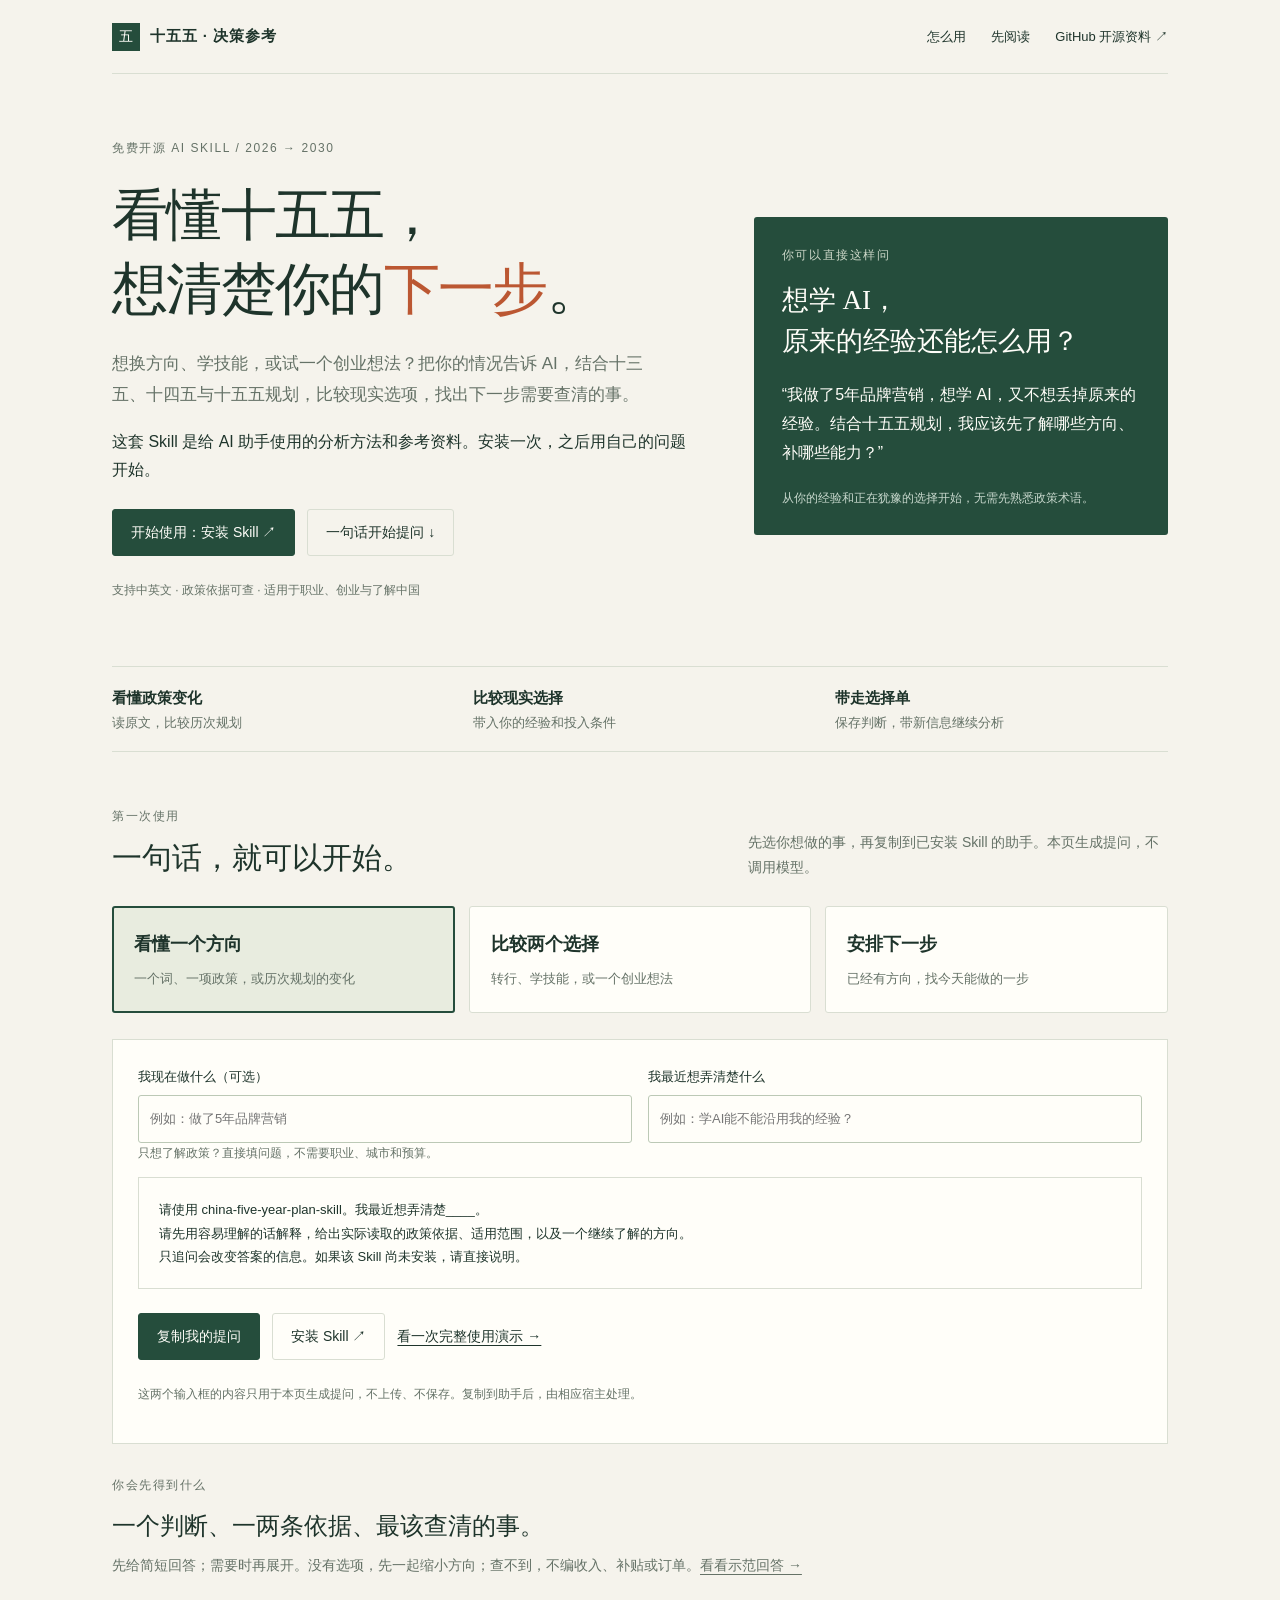
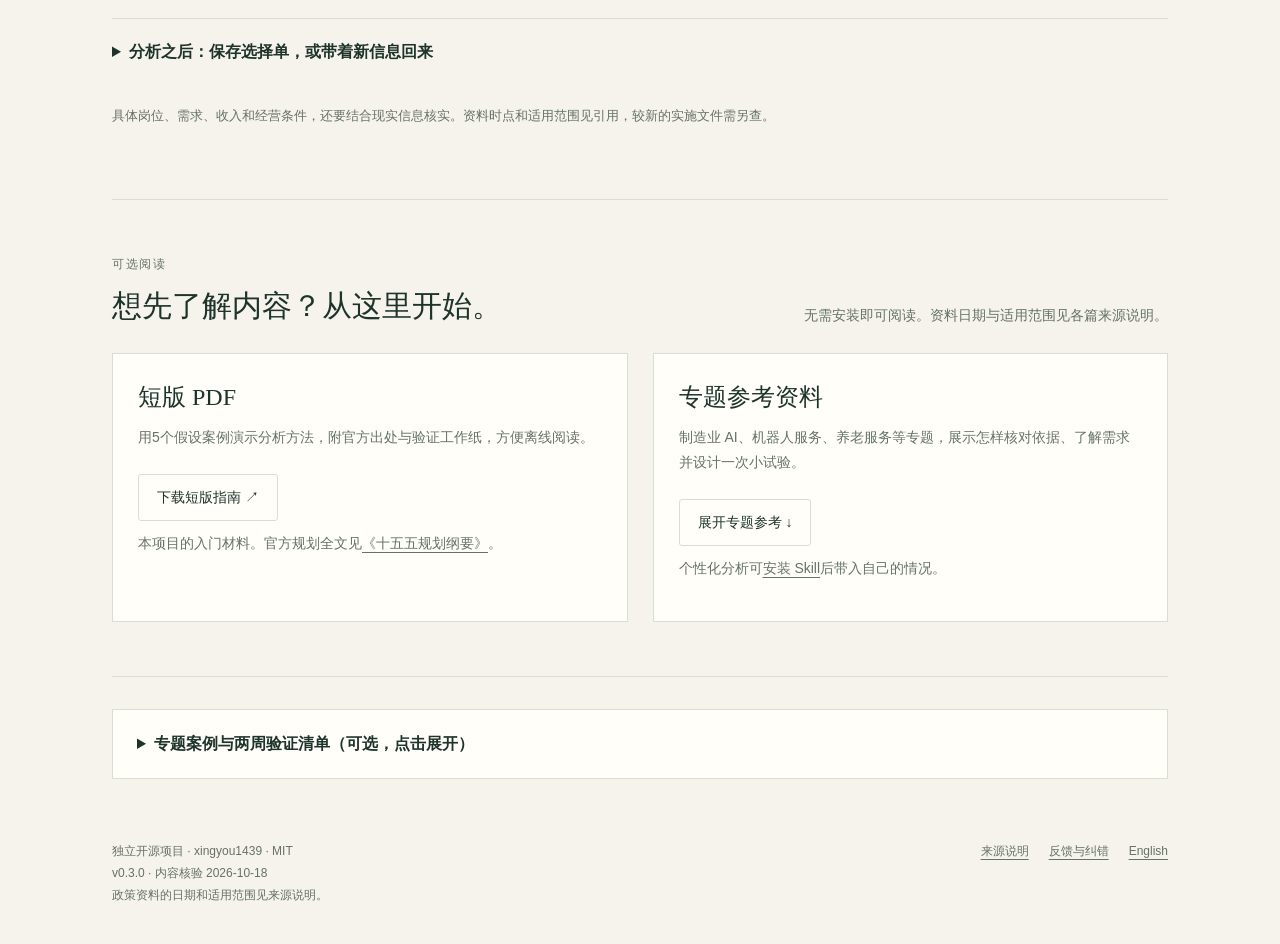
<file: site/index.html>
<!doctype html>
<html lang="zh-CN"><head><meta charset="utf-8"><meta name="viewport" content="width=device-width, initial-scale=1"><title>十五五规划解读与职业创业选择｜未来五年机会与避坑指南</title><meta name="description" content="免费的双语 AI Skill，结合十三五、十四五与十五五规划，分析职业、技能学习、创业和项目选择。带入自己的情况提问，获得有政策出处的判断与下一步建议；也可先阅读案例和短版 PDF。"><meta name="theme-color" content="#254d3c"><link rel="canonical" href="https://xingyou1439.github.io/china-five-year-plan-skill/"><meta property="og:title" content="十五五规划解读与职业创业选择｜未来五年机会与避坑指南"><meta property="og:description" content="免费的双语 AI Skill，结合十三五、十四五与十五五规划，分析职业、技能学习、创业和项目选择。带入自己的情况提问，获得有政策出处的判断与下一步建议；也可先阅读案例和短版 PDF。"><meta property="og:type" content="article"><meta property="og:url" content="https://xingyou1439.github.io/china-five-year-plan-skill/"><meta property="og:locale" content="zh_CN"><link rel="stylesheet" href="style.css"></head>
<body><div class="wrap"><header class="topbar"><a class="brand" href="https://xingyou1439.github.io/china-five-year-plan-skill/"><span class="mark">五</span>十五五 · 决策参考</a><nav class="nav" aria-label="主导航"><a href="https://xingyou1439.github.io/china-five-year-plan-skill/#start">怎么用</a><a href="https://xingyou1439.github.io/china-five-year-plan-skill/#downloads">先阅读</a><a class="desktop" href="https://github.com/xingyou1439/china-five-year-plan-skill" target="_blank" rel="noopener">GitHub 开源资料 ↗</a></nav></header></div><main class="wrap">
<div class="hero"><div><div class="eyebrow">免费开源 AI Skill / 2026 → 2030</div><h1>看懂十五五，<br>想清楚你的<em>下一步</em>。</h1><p class="intro">想换方向、学技能，或试一个创业想法？把你的情况告诉 AI，结合十三五、十四五与十五五规划，比较现实选项，找出下一步需要查清的事。</p><p>这套 Skill 是给 AI 助手使用的分析方法和参考资料。安装一次，之后用自己的问题开始。</p><div class="actions"><a class="btn" href="https://github.com/xingyou1439/china-five-year-plan-skill#安装与使用">开始使用：安装 Skill ↗</a><a class="btn secondary" href="#start">一句话开始提问 ↓</a></div><p class="tiny">支持中英文 · 政策依据可查 · 适用于职业、创业与了解中国</p></div>
<aside class="diagram"><div class="eyebrow">你可以直接这样问</div><h2>想学 AI，<br>原来的经验还能怎么用？</h2><p>“我做了5年品牌营销，想学 AI，又不想丢掉原来的经验。结合十五五规划，我应该先了解哪些方向、补哪些能力？”</p><p class="tiny">从你的经验和正在犹豫的选择开始，无需先熟悉政策术语。</p></aside></div>
<div class="rail"><div><strong>看懂政策变化</strong><span>读原文，比较历次规划</span></div><div><strong>比较现实选择</strong><span>带入你的经验和投入条件</span></div><div><strong>带走选择单</strong><span>保存判断，带新信息继续分析</span></div></div>
<section id="start"><div class="section-head"><div><div class="eyebrow">第一次使用</div><h2>一句话，就可以开始。</h2></div><p>先选你想做的事，再复制到已安装 Skill 的助手。本页生成提问，不调用模型。</p></div>
<div class="intent-list" aria-label="你想做什么"><button class="intent" data-intent="understand" aria-pressed="true"><strong>看懂一个方向</strong><span>一个词、一项政策，或历次规划的变化</span></button><button class="intent" data-intent="compare" aria-pressed="false"><strong>比较两个选择</strong><span>转行、学技能，或一个创业想法</span></button><button class="intent" data-intent="act" aria-pressed="false"><strong>安排下一步</strong><span>已经有方向，找今天能做的一步</span></button></div>
<div class="composer"><div class="form-grid"><label>我现在做什么（可选）<input id="ask-context" maxlength="300" placeholder="例如：做了5年品牌营销"></label><label>我最近想弄清楚什么<input id="ask-question" maxlength="600" placeholder="例如：学AI能不能沿用我的经验？"></label></div><p class="tiny" id="intent-help" aria-live="polite">只想了解政策？直接填问题，不需要职业、城市和预算。</p>
<pre class="prompt" id="prompt-start">请使用 china-five-year-plan-skill。我最近想弄清楚____。
请先用容易理解的话解释，给出实际读取的政策依据、适用范围，以及一个继续了解的方向。
只追问会改变答案的信息。如果该 Skill 尚未安装，请直接说明。</pre><div class="actions"><button class="btn" data-prompt="start">复制我的提问</button><a class="btn secondary" href="https://github.com/xingyou1439/china-five-year-plan-skill#安装与使用">安装 Skill ↗</a><a href="first-session.html">看一次完整使用演示 →</a></div><p class="tiny">这两个输入框的内容只用于本页生成提问，不上传、不保存。复制到助手后，由相应宿主处理。</p><noscript><p>脚本未启用：直接复制上面的模板，替换空白即可。</p></noscript></div>
<div class="answer-preview"><span class="eyebrow">你会先得到什么</span><h3>一个判断、一两条依据、最该查清的事。</h3><p>先给简短回答；需要时再展开。没有选项，先一起缩小方向；查不到，不编收入、补贴或订单。<a href="first-session.html#step-3">看看示范回答 →</a></p></div>
<details class="takeaway"><summary>分析之后：保存选择单，或带着新信息回来</summary><p>在助手里发送下面任一句。完整选择单留作私人记录；需要截图分享时，再请助手精简并自行复核。</p><pre class="prompt" id="prompt-note">请把刚才的分析整理成“我的职业与创业选择单”：选项、当前判断、带日期的政策依据、最大未知、找谁问什么、今天的一步、复盘与停止条件。未知写明，不补造信息。请提供可复制文本；可以写文件时，经我指定位置再保存。</pre><button class="btn secondary" data-prompt="note">复制：保存选择单</button><pre class="prompt" id="prompt-share">请把刚才的选择单精简为适合截图的分享版，删去个人条件与商业细节，保留判断、来源日期、关键不确定性、一个可执行动作和项目入口。我会复核后决定是否分享；请不要替我发布。</pre><button class="btn secondary" data-prompt="share">复制：生成分享版</button><pre class="prompt" id="prompt-return">请使用 china-five-year-plan-skill。这是上次的选择单：____。新了解到____，来源和时间是____。请说明哪些判断要改、哪些仍成立，更新下一步。如果未找到该 Skill，请直接说明。</pre><button class="btn secondary" data-prompt="return">复制：带新信息复盘</button></details>
<p class="boundary">具体岗位、需求、收入和经营条件，还要结合现实信息核实。资料时点和适用范围见引用，较新的实施文件需另查。</p></section>
<section id="downloads"><div class="section-head"><div><div class="eyebrow">可选阅读</div><h2>想先了解内容？从这里开始。</h2></div><p>无需安装即可阅读。资料日期与适用范围见各篇来源说明。</p></div><div class="download-row"><div class="download-block"><h3>短版 PDF</h3><p>用5个假设案例演示分析方法，附官方出处与验证工作纸，方便离线阅读。</p><a class="btn secondary" href="https://github.com/xingyou1439/china-five-year-plan-skill/releases/download/v0.3.0/five-year-guide-v0.3.0.pdf">下载短版指南 ↗</a><p class="tiny">本项目的入门材料。官方规划全文见<a href="https://www.bjrd.gov.cn/zyfb/zt/14jqgrd04chybjdbthdztbd/wjbg/202603/t20260314_4557219.html">《十五五规划纲要》</a>。</p></div><div class="download-block"><h3>专题参考资料</h3><p>制造业 AI、机器人服务、养老服务等专题，展示怎样核对依据、了解需求并设计一次小试验。</p><a class="btn secondary" href="#cases">展开专题参考 ↓</a><p class="tiny">个性化分析可<a href="https://github.com/xingyou1439/china-five-year-plan-skill#安装与使用">安装 Skill</a>后带入自己的情况。</p></div></div></section>
<details id="cases" class="case-library"><summary>专题案例与两周验证清单（可选，点击展开）</summary>
<section><div class="section-head"><div><div class="eyebrow">专题参考 / 可选</div><h2>看看分析方法怎样用于具体问题。</h2></div><p>以下均为构造场景。政策引文已与所用文本核对；客户、付款与个人适配需要继续验证。</p></div><div class="filters" aria-label="按已有能力筛选"><button class="filter" data-filter="全部" aria-pressed="true">全部</button><button class="filter" data-filter="准备创业" aria-pressed="false">准备创业</button><button class="filter" data-filter="培训与咨询" aria-pressed="false">培训与咨询</button><button class="filter" data-filter="技术与交付" aria-pressed="false">技术与交付</button><button class="filter" data-filter="行业从业者" aria-pressed="false">行业从业者</button></div><p id="result-count" class="tiny" aria-live="polite">显示全部5个案例</p><div class="card-grid"><article class="teaser" data-audience="培训与咨询|技术与交付" id="case-01"><div class="card-meta"><span class="num">01</span><span>AI服务 · 构造场景</span></div><h3><a href="cards/manufacturing-ai.html" style="text-decoration:none">给制造企业做 AI，先培训、实施，还是做软件？</a></h3><p>先找一项反复发生的业务任务，再决定交付形式。</p><div class="teaser-bottom"><a href="cards/manufacturing-ai.html">看依据与两周动作 →</a><button class="bookmark" data-save="01" aria-pressed="false">加入清单 ＋</button></div></article><article class="teaser" data-audience="技术与交付|行业从业者" id="case-02"><div class="card-meta"><span class="num">02</span><span>机器人 · 构造场景</span></div><h3><a href="cards/robotics-services.html" style="text-decoration:none">不会造机器人，小团队能参与哪一段？</a></h3><p>从用户现场的一项任务入手，寻找已有交付链条中的缺口。</p><div class="teaser-bottom"><a href="cards/robotics-services.html">看依据与两周动作 →</a><button class="bookmark" data-save="02" aria-pressed="false">加入清单 ＋</button></div></article><article class="teaser" data-audience="行业从业者|培训与咨询" id="case-03"><div class="card-meta"><span class="num">03</span><span>养老服务 · 构造场景</span></div><h3><a href="cards/eldercare-payer.html" style="text-decoration:none">想做养老业务，老人、子女、机构，谁会付钱？</a></h3><p>把使用者、决策者、付款者和结算者分开写。</p><div class="teaser-bottom"><a href="cards/eldercare-payer.html">看依据与两周动作 →</a><button class="bookmark" data-save="03" aria-pressed="false">加入清单 ＋</button></div></article><article class="teaser" data-audience="准备创业|行业从业者|技术与交付|培训与咨询" id="case-04"><div class="card-meta"><span class="num">04</span><span>选方向 · 构造场景</span></div><h3><a href="cards/policy-to-order.html" style="text-decoration:none">国家支持的行业，为什么你仍然接不到订单？</a></h3><p>方向之后，还有项目、采购、角色与交付条件。</p><div class="teaser-bottom"><a href="cards/policy-to-order.html">看依据与两周动作 →</a><button class="bookmark" data-save="04" aria-pressed="false">加入清单 ＋</button></div></article><article class="teaser" data-audience="培训与咨询|准备创业|行业从业者" id="case-05"><div class="card-meta"><span class="num">05</span><span>技能迁移 · 构造场景</span></div><h3><a href="cards/skills-transfer.html" style="text-decoration:none">已有营销、设计或培训经验，怎样参与新方向？</a></h3><p>先换一个客户任务，做出样本，再决定是否彻底转行。</p><div class="teaser-bottom"><a href="cards/skills-transfer.html">看依据与两周动作 →</a><button class="bookmark" data-save="05" aria-pressed="false">加入清单 ＋</button></div></article></div></section>
<section id="plan"><div class="plan"><div class="plan-head"><div><div class="eyebrow">把阅读变成行动</div><h2>我的两周验证清单</h2></div><span class="tiny">保存在当前浏览器，可下载留存</span></div><p id="plan-empty">从上方选择一张卡，先验证一个问题。这里的记录不会上传到服务器。</p><ul class="selected-list" id="selected-list"></ul><div class="form-grid"><label>我的城市与已有能力<input id="context" placeholder="例如：广州，有企业培训经验" maxlength="240"></label><label>这次最想查清的问题<input id="question" placeholder="例如：谁会采购一项询盘整理服务？" maxlength="240"></label><label>我愿意投入的时间与预算<textarea id="budget" placeholder="写一个能承受的试验上限" maxlength="500"></textarea></label><label>什么时候停止或调整<textarea id="stop" placeholder="例如：两周后仍找不到任务负责人，就换场景" maxlength="500"></textarea></label></div><div class="actions"><button class="btn" id="export-plan">下载我的验证清单 ↓</button><button class="btn secondary" id="clear-plan">清空本机记录</button></div><p class="tiny" id="storage-note">记录仅存当前浏览器。换设备或清理浏览器后可能丢失，请下载留存。</p></div></section>
</details></main><div class="wrap"><footer class="footer"><p>独立开源项目 · xingyou1439 · MIT<br>v0.3.0 · 内容核验 2026-10-18<br>政策资料的日期和适用范围见来源说明。</p><div class="footer-links"><a href="https://github.com/xingyou1439/china-five-year-plan-skill/blob/codex/initial-release/SOURCE_NOTICE.md">来源说明</a><a href="https://github.com/xingyou1439/china-five-year-plan-skill/issues/new?template=guide-feedback.yml">反馈与纠错</a><a href="https://github.com/xingyou1439/china-five-year-plan-skill/blob/codex/initial-release/README.en.md">English</a></div></footer></div><script id="guide-data" type="application/json">{"version": "0.3.0", "title": "未来五年，普通人的机会与避坑指南", "subtitle": "基于十五五规划的职业与小生意决策参考", "author": "xingyou1439", "reviewed": "2026-10-18", "scope": "5个构造场景；政策引文已核对，商业需求与个人适配未实证。", "source_url": "https://www.bjrd.gov.cn/zyfb/zt/14jqgrd04chybjdbthdztbd/wjbg/202603/t20260314_4557219.html", "reader_url": "https://xingyou1439.github.io/china-five-year-plan-skill/", "repository": "https://github.com/xingyou1439/china-five-year-plan-skill", "cards": [{"id": "01", "slug": "manufacturing-ai", "topic": "AI服务", "audience": ["培训与咨询", "技术与交付"], "title": "给制造企业做 AI，先培训、实施，还是做软件？", "short_title": "制造业 AI，先卖哪一步", "lead": "先找一项反复发生的业务任务，再决定交付形式。", "situation": "假设你有企业培训或流程梳理经验，想给本地制造企业提供 AI 服务，尚无同类付费项目。", "judgment": "政策关联直接；首单需求、交付能力和付款意愿待验证。", "policy_ids": ["P03", "P07"], "chapter": "第四章第一节；第十三章第一节", "update_ids": ["U01", "U04"], "interpretation": "规划支持制造业数智化和中小企业赋能。对小团队，可先研究现有流程中的一个环节；这不等于应立即开发通用软件。", "roles": ["培训：客户已有明确学习需求，验收是掌握和使用，而非签到。", "实施：交付一项可测量流程，例如用脱敏样本整理询盘与产品资料。", "软件：多个独立客户出现相同需求，且愿意持续付费后，再研究产品化。"], "payer": "先访谈业务负责人，再确认预算审批人。候选客户是具体企业；不能把地方政府、园区或财政资金默认成付款方。", "capability": "需要客户访谈、流程梳理和基本交付能力；涉及系统集成时需补技术伙伴。试验投入自行设为两周、最多3个人日，不先买服务器或招人。", "gap": "缺少具体任务的现状成本、授权样本和付款决策。", "steps": ["第1—3天：找5家同一细分行业企业，问最近一次任务如何完成、谁负责、哪里返工。", "第4—7天：选1个任务，取得脱敏样本；记录人工耗时、错误与复核成本。", "第8—14天：用现有工具做对照演示，提交范围、验收方式和试点报价；不接入生产控制。"], "success": "至少1位预算负责人愿意确认小范围付费试点的范围和验收方法；改进包含人工复核后的净效果。", "stop": "只有“AI很重要”的认可，没有任务、样本或预算负责人，先换任务或客户；不进入重开发。", "boundary": "客户数据需获授权；部署、数据和行业要求按具体项目核实。", "share_line": "先卖一个能验收的改善，再决定做成什么产品。", "seo_title": "十五五规划与制造业AI服务：先培训、实施，还是做软件？", "seo_description": "结合十五五规划的中小企业数智赋能方向，比较AI培训、流程实施与软件产品三种交付方式，梳理客户与付款方、能力门槛及两周验证动作。构造场景，需求与付费意愿待验证。", "related_ids": ["05", "04"]}, {"id": "02", "slug": "robotics-services", "topic": "机器人", "audience": ["技术与交付", "行业从业者"], "title": "不会造机器人，小团队能参与哪一段？", "short_title": "不会造机器人，先找场景", "lead": "从用户现场的一项任务入手，寻找已有交付链条中的缺口。", "situation": "假设你熟悉某类工厂或仓储现场，但没有整机研发能力，也没有机器人部署履历。", "judgment": "方向相关；参与位置取决于现场知识、专业能力及已有供应商关系。", "policy_ids": ["P04", "P05"], "chapter": "第五章第一节、第二节", "update_ids": ["U02"], "interpretation": "国家部署真实场景、联合体和应用验证。可研究场景整理、流程文档、数据质量辅助和验收记录等服务；这些角色是本项目推导，并非官方指定给个人的机会。", "roles": ["现场梳理：把任务、环境、例外情况和验收方式写清楚。", "交付辅助：为已有集成商提供经其确认的流程文档或测试记录。", "专业技术服务：具备相应能力后，再研究部署、数据或运维任务。"], "payer": "候选付款方是整机企业、集成商或具体场景用户。逐家确认谁采购、按什么验收；不能把专项行动当成现成订单。", "capability": "需有现场进入条件、基础行业知识和安全意识。试验设为两周、最多3个人日，仅做访谈和文档样本，不购置机器人。", "gap": "哪一家已有项目、需要外部服务、允许你接触哪些场景和资料？", "steps": ["第1—3天：找3家相关集成商或整机企业，以及2家场景用户，核实真实项目阶段。", "第4—7天：选1项已有任务，整理流程、异常和验收记录样表。", "第8—14天：请项目负责人评审样表，询问可外包范围、供应商要求和采购方式。"], "success": "至少1个真实项目负责人确认具体交付缺口，并愿意讨论采购条件或样本评审。", "stop": "只有展会演示和宣传需求，无法定位用户现场、负责人或交付要求，暂停投入。", "boundary": "现场作业、设备操作、数据采集需另行授权和能力核验；不把流程文档服务冒充安全认证。", "share_line": "先找到机器人真正干活的地方，再找你能交付的一段。", "seo_title": "十五五机器人方向：不会造机器人，小团队能参与哪一段？", "seo_description": "从十五五规划的应用场景与产业发展方向出发，研究机器人现场梳理、流程文档和交付辅助等候选服务，核查采购方、能力门槛和项目条件。构造场景，不代表已有订单。", "related_ids": ["04", "05"]}, {"id": "03", "slug": "eldercare-payer", "topic": "养老服务", "audience": ["行业从业者", "培训与咨询"], "title": "想做养老业务，老人、子女、机构，谁会付钱？", "short_title": "养老需求，先画付款关系", "lead": "把使用者、决策者、付款者和结算者分开写。", "situation": "假设你想提供适老服务、机构运营支持或数字工具，尚未确定具体服务项目和经营地区。", "judgment": "政策方向直接相关；具体项目的支付、准入和持续经营条件待验证。", "policy_ids": ["P22"], "chapter": "第四十章第一节", "update_ids": ["U03"], "interpretation": "养老方向包含不同的服务与支付路径。深圳案例说明消费补贴还要经过对象、项目、机构、凭证和结算等环节；不能据此推断所有养老产品都有补贴。", "roles": ["家庭自费：使用者可能是老人，决策和付费也可能由子女承担，需逐案确认。", "机构采购：为已有机构提供一个明确运营或工具服务，按机构采购流程核实。", "政策相关服务：先核对当地对象、服务清单、机构条件与核销流程，再讨论进入。"], "payer": "绘出使用者→购买决策者→实际付款者→审核结算方。深圳2026年案例有电子消费券抵扣和审核结算，不能视作服务商无条件领取补贴。", "capability": "需了解实际照护场景及服务责任。试验设为两周、最多3个人日，先访谈，不先租场地；专业照护任务需相应专业能力。", "gap": "具体服务是否有人自费购买、机构愿不愿采购，以及回款时间是否能承受？", "steps": ["第1—3天：选1座城市、1种具体服务，查当地现行规则及服务机构申报条件。", "第4—7天：在知情同意下，访谈3户相关家庭、2家机构，不收集病历和证件。", "第8—14天：分别画自费与机构采购路径，核实单次服务成本、凭证和回款条件。"], "success": "至少1条支付路径中的决策人确认需求、采购条件及可接受的价格形成方式。", "stop": "只有“老龄化一定有需求”的判断，或主要靠尚未确认的补贴维持收入，暂缓启动。", "boundary": "深圳文件仅作地区案例，不证明你的地区、主体或服务已具备资格；照护与医疗活动分别核实。", "share_line": "先说清谁使用、谁决定、谁付钱，再谈银发经济。", "seo_title": "十五五养老服务创业：老人、子女、机构，谁会付钱？", "seo_description": "结合十五五养老服务方向与有日期和地区边界的实施案例，区分使用者、决策者、付款方和结算方，研究自费与机构采购路径。具体地区资格、需求和回款条件待验证。", "related_ids": ["04", "05"]}, {"id": "04", "slug": "policy-to-order", "topic": "选方向", "audience": ["准备创业", "行业从业者", "技术与交付", "培训与咨询"], "title": "国家支持的行业，为什么你仍然接不到订单？", "short_title": "从政策方向，走到真实订单", "lead": "方向之后，还有项目、采购、角色与交付条件。", "situation": "假设你看到一个行业进入规划，准备投入时间或资金，但没有明确客户和采购证据。", "judgment": "能确认方向；当前订单与个人适配证据不足。", "policy_ids": ["P01", "P02"], "chapter": "第六十二章第一节、第二节", "update_ids": [], "interpretation": "年度计划和具体工作安排是从国家方向追踪落实的线索。产业发展任务的推进方式，不等于给每个参与者分配预算或订单。", "roles": ["查执行：把国家方向继续追到地方年度安排和实际责任主体。", "查采购：找到具体购买任务、预算来源、采购条件或真实客户访谈。", "查位置：明确自己交付什么、与谁竞争、什么情况下拿不到这单。"], "payer": "逐项填：谁发起、谁使用、谁验收、谁审批付款。没有答案时，付款方仍是未知。", "capability": "需要基本检索、访谈与成本估算。试验设为两周、最多2个人日；先核实一个小任务，不为一个产业大词建团队。", "gap": "政策目标→实施工具→具体项目→采购需求→可进入角色，哪一段尚无证据？", "steps": ["第1—3天：选1项方向，找到对应地方部门或具体企业，不广泛堆资料。", "第4—7天：核验1份现行项目或采购文件，或取得1次预算负责人访谈记录。", "第8—14天：对照资格、范围、验收和回款条件，写出能进入与不能进入的理由。"], "success": "至少连通一条有出处的实施链，并定位可接触的真实付款决策人；未连通的环节如实留空。", "stop": "始终只有规划、新闻和券商观点，找不到项目与客户，降为观察方向。", "boundary": "采购公告也不等于你符合投标条件，更不等于已经中标；不代写虚构资质。", "share_line": "政策方向是检索起点；先把通向客户的链条补齐。", "seo_title": "十五五创业方向怎么判断：从政策支持走到客户订单", "seo_description": "怎样把十五五规划中的行业方向拆到实施项目、采购主体、客户与可交付任务？用五个问题识别创业判断的证据缺口，并设计两周验证与停止条件。", "related_ids": ["01", "03"]}, {"id": "05", "slug": "skills-transfer", "topic": "技能迁移", "audience": ["培训与咨询", "准备创业", "行业从业者"], "title": "已有营销、设计或培训经验，怎样参与新方向？", "short_title": "先迁移能力，再决定转行", "lead": "先换一个客户任务，做出样本，再决定是否彻底转行。", "situation": "假设你有营销、设计或培训履历，想进入新的产业客户群，但缺少行业项目。", "judgment": "服务能力与政策方向有条件关联；个人适配须用样本和客户反馈验证。", "policy_ids": ["P06", "P23"], "chapter": "第六章第一节；第四十一章第二节", "update_ids": ["U01"], "interpretation": "规划支持生产性服务业与制造业融合及职业技能培训。品牌、设计、培训可作为候选服务，但具体岗位需求、工资和客户付费不能从规划直接推出。", "roles": ["营销经验：研究某类工业产品的客户访谈和案例表达，避免先承诺获客效果。", "设计经验：研究产品说明、培训材料与界面信息呈现；技术规格需客户确认。", "培训经验：围绕一个真实岗位任务做练习和评估，先确认企业愿意采用。"], "payer": "候选付款方是具体企业的市场、业务或培训负责人；先确认谁有预算。已有关系不等于新的任务会采购。", "capability": "盘点已交付作品、可证明能力和行业知识缺口。试验设为两周、最多3个人日；不先辞职、不先报长期培训班。", "gap": "新客户为什么选你？行业术语、工作流程和验收要求，哪部分还不会？", "steps": ["第1—3天：列3项可证明能力，选1个细分行业，访谈3位相关负责人。", "第4—7天：用公开或获授权的脱敏材料，做1个针对真实任务的样本。", "第8—14天：让目标客户指出错误并评审，提交一个范围明确的付费试点方案。"], "success": "至少1位负责人愿意把样本用于真实任务评审，并讨论范围和预算；不以点赞作为需求证明。", "stop": "只有同行夸奖、无法通过行业评审，先补知识或调整客户；不因热点彻底转行。", "boundary": "构造样本应注明演示性质，不把示例公司或模拟结果写成客户案例。", "share_line": "带着已有交付能力进入新客户场景，再补行业知识。", "seo_title": "十五五职业选择与技能转型：营销、设计、培训经验怎样用？", "seo_description": "结合十五五规划，研究营销、设计和培训经验如何迁移到新的客户任务，盘点可证明能力、行业知识和付款方，再用样本评审验证方向。构造示例，不承诺岗位或收入。", "related_ids": ["01", "02"]}], "updates": [{"id": "U01", "title": "促进中小企业发展“十五五”规划", "issuer": "工业和信息化部等十部门", "document_date": "2026-09-01", "retrieved": "2026-10-18", "url": "https://www.bypc.gov.cn/zfxxgk/bmdwxzjd/bmdw/qkjj/fdzdgknr/zczxwdk/art/2026/art_0e79c958171a4d4e8ed7e3a26af99803.html", "host": "北京市昌平区政府转载全文", "locator": "二、主要任务（三）第8项及专栏3；第5项加强品牌培育", "quote": "体系化培育一批面向中小企业典型应用场景的专业化工具产品、解决方案和服务商。", "summary": "部署按细分场景培育工具、解决方案和服务商，并提出品牌培育任务。", "scope": "国家专项规划；方向和任务，不证明某企业采购或某服务商已获资格。"}, {"id": "U02", "title": "两部门关于联合开展2026年度人形机器人与具身智能实景实训专项行动的通知", "issuer": "工业和信息化部办公厅、国务院国资委办公厅", "document_date": "2026-06-03", "published": "2026-06-08", "retrieved": "2026-10-18", "url": "https://www.miit.gov.cn/zwgk/zcwj/wjfb/tz/art/2026/art_f291ccd3da4c47ce95741de63cc088e6.html", "host": "工业和信息化部", "locator": "二、主要任务（二）（三）（四）", "quote": "支持以用户单位、整机企业（或应用服务商）为主体", "summary": "围绕真实场景开展联合体协作、数据治理与应用验证。", "scope": "通知列明的地区、有关央企及参考开展工作的主体；不证明个人可以直接承接。工作计划报送节点已过，不作为当前开放申报入口。"}, {"id": "U03", "title": "深圳市民政局关于向中度以上失能老年人发放养老服务消费补贴工作的通告", "issuer": "深圳市民政局", "document_date": "2026-01-23", "retrieved": "2026-10-18", "url": "https://www.sz.gov.cn/cn/xxgk/zfxxgj/tzgg/content/post_12614426.html", "host": "深圳市政府", "locator": "一、实施周期；二、补贴内容；三（四）服务供给与核销、（五）资金结算；附件2", "quote": "养老服务消费补贴原则上每月结算一次。", "summary": "在规定对象、项目与机构条件下，通过电子消费券抵扣，按流程上传凭证并审核结算。", "scope": "深圳2026年项目；不可外推全国、所有老人、所有服务或所有机构。未核实具体经营者入库资格。"}, {"id": "U04", "title": "中小企业数字化赋能专项行动方案（2025—2027年）", "issuer": "工业和信息化部、财政部、中国人民银行、金融监管总局", "document_date": "2024-12-12", "retrieved": "2026-10-18", "url": "https://app.www.gov.cn/govdata/gov/202412/14/522696/article.html", "host": "中国政府网转载工信部原文", "locator": "二（四）第10项、（六）第14—15项", "quote": "培育一批“小快轻准”数字化产品和解决方案", "summary": "部署在细分行业推广场景型产品和服务；涉及客户营销等应用场景。", "scope": "2025—2027年国家行动方案；地方实施、服务商遴选、具体预算均需另查。"}], "seo_title": "十五五规划解读与职业创业选择｜未来五年机会与避坑指南", "seo_description": "免费的双语 AI Skill，结合十三五、十四五与十五五规划，分析职业、技能学习、创业和项目选择。带入自己的情况提问，获得有政策出处的判断与下一步建议；也可先阅读案例和短版 PDF。"}</script><script src="app.js" defer></script><div id="toast" class="toast" role="status" hidden></div></body></html>
</file>
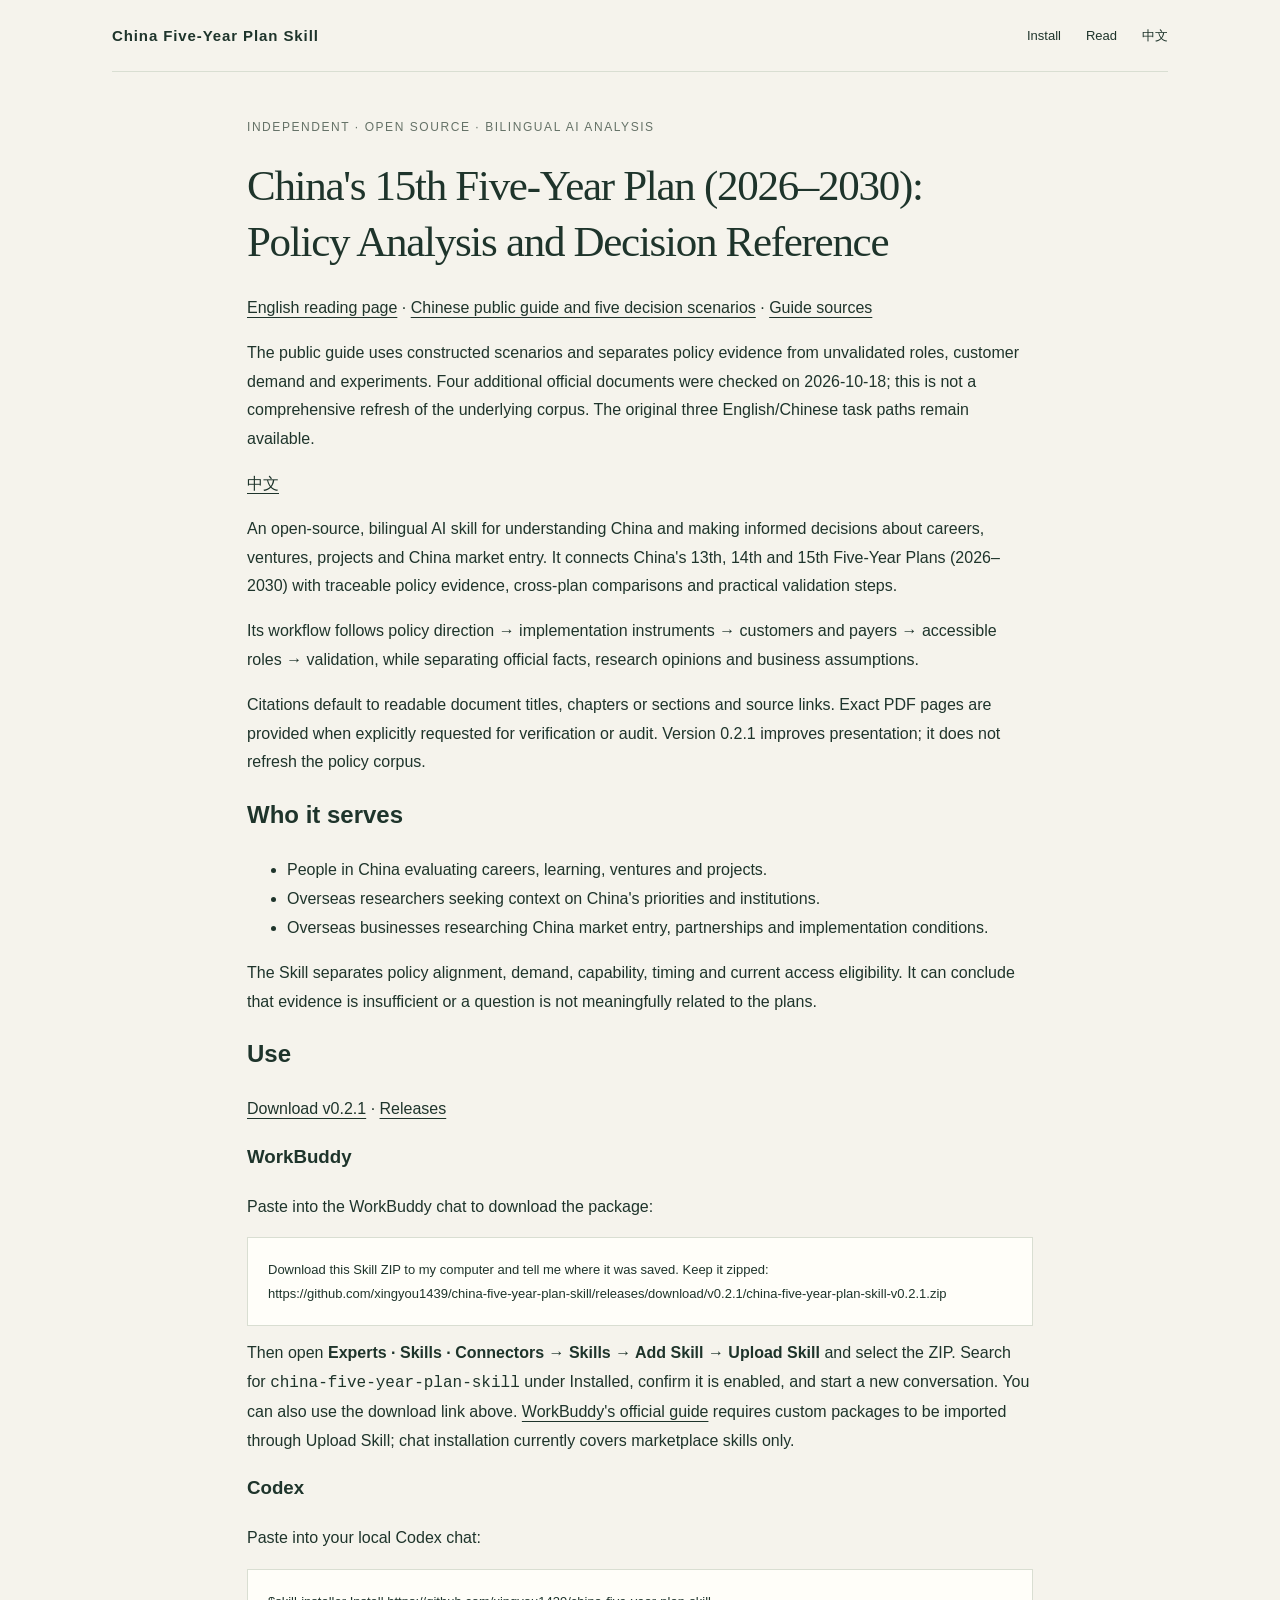
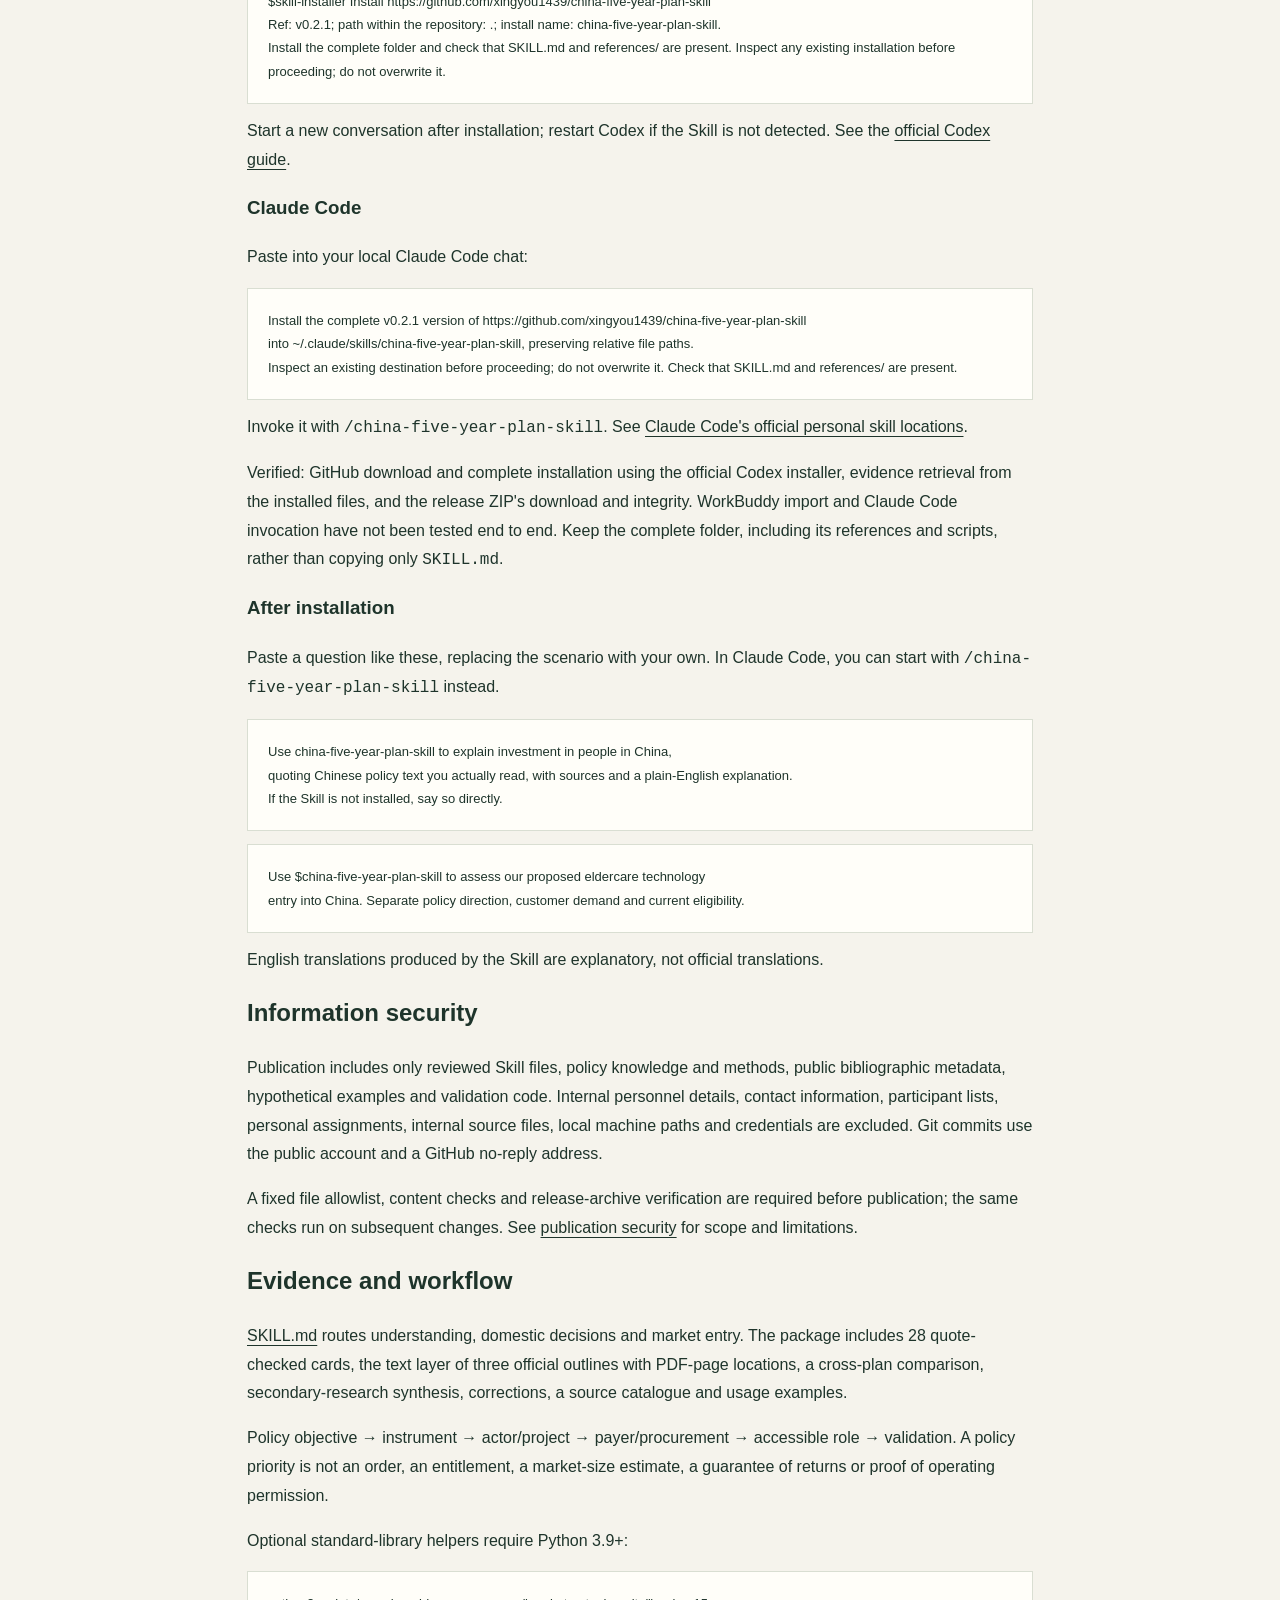
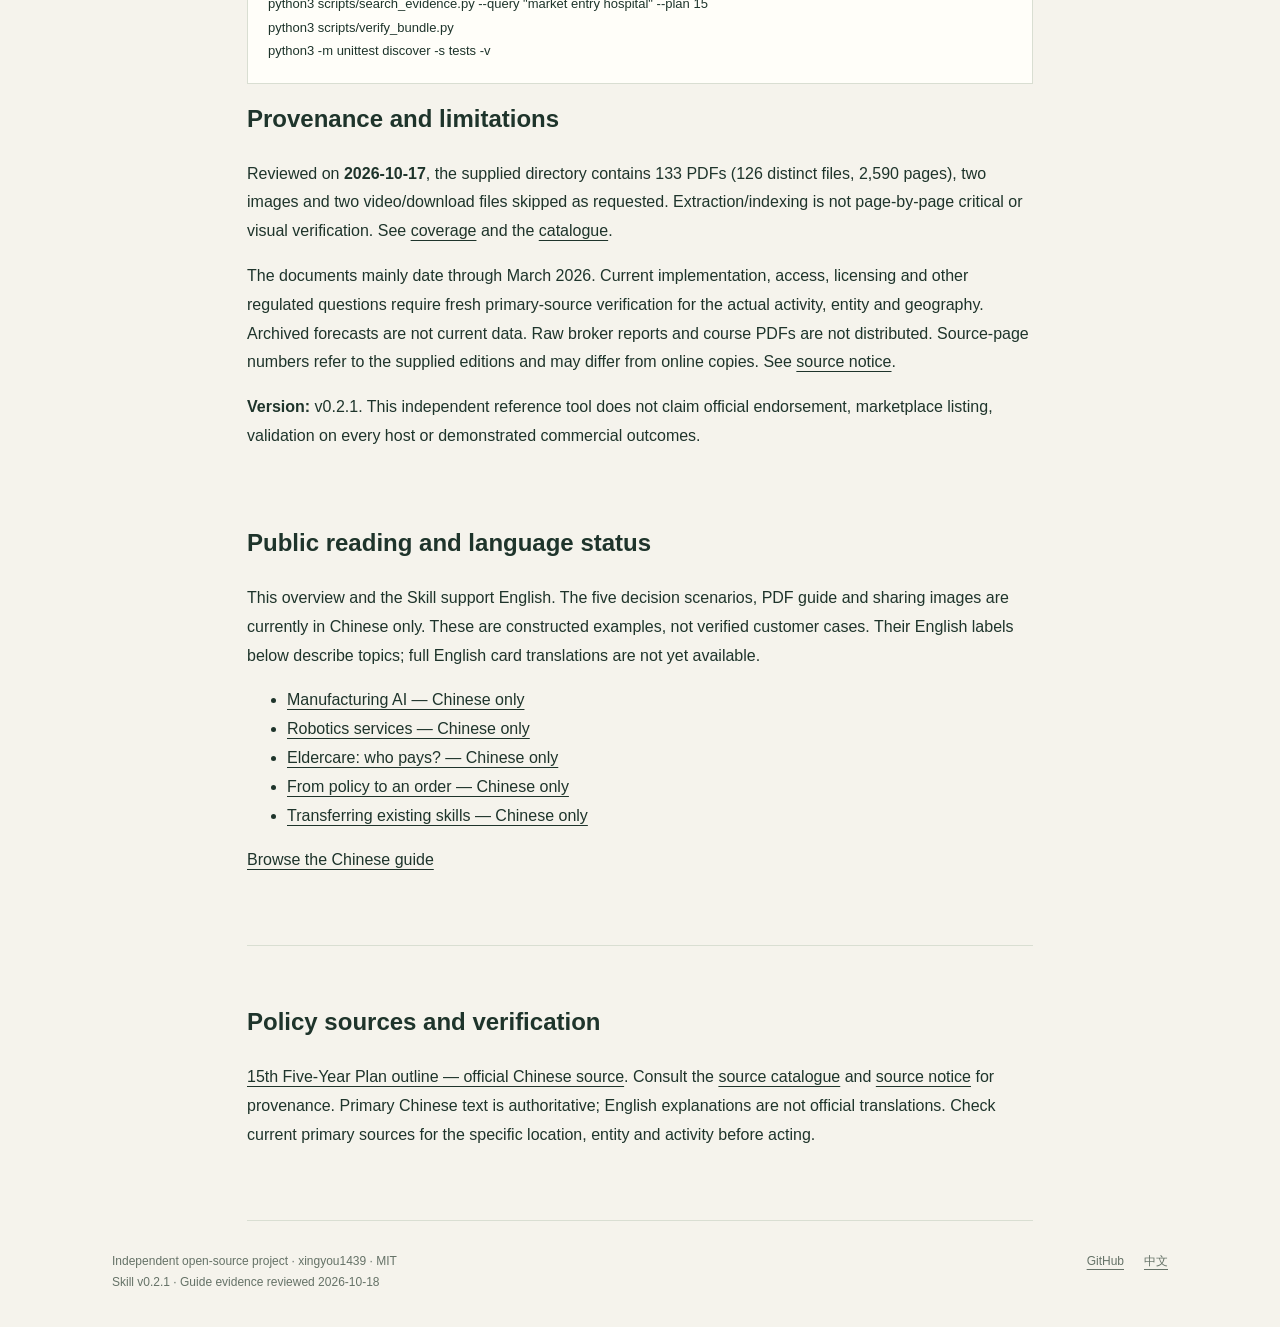
<file: site/en/index.html>
<!doctype html>
<html lang="en"><head><meta charset="utf-8"><meta name="viewport" content="width=device-width, initial-scale=1"><title>China’s 15th Five-Year Plan Skill | English overview &amp; installation</title><meta name="description" content="An independent bilingual AI skill for China policy research, career and venture decisions, and market entry. Explore sources, limitations and installation."><meta name="theme-color" content="#254d3c"><link rel="canonical" href="https://xingyou1439.github.io/china-five-year-plan-skill/en/"><meta property="og:title" content="China’s 15th Five-Year Plan Skill | English overview &amp; installation"><meta property="og:description" content="An independent bilingual AI skill for China policy research, career and venture decisions, and market entry. Explore sources, limitations and installation."><meta property="og:type" content="article"><meta property="og:url" content="https://xingyou1439.github.io/china-five-year-plan-skill/en/"><meta property="og:locale" content="en_US"><link rel="alternate" hreflang="zh-CN" href="https://xingyou1439.github.io/china-five-year-plan-skill/"><link rel="alternate" hreflang="en" href="https://xingyou1439.github.io/china-five-year-plan-skill/en/"><link rel="alternate" hreflang="x-default" href="https://xingyou1439.github.io/china-five-year-plan-skill/en/"><link rel="stylesheet" href="../style.css"></head>
<body><div class="wrap"><header class="topbar"><a class="brand" href="https://xingyou1439.github.io/china-five-year-plan-skill/en/">China Five-Year Plan Skill</a><nav class="nav" aria-label="Main navigation"><a href="#use">Install</a><a href="#reading">Read</a><a href="https://xingyou1439.github.io/china-five-year-plan-skill/" lang="zh-CN" hreflang="zh-CN">中文</a></nav></header></div>
<main class="wrap detail"><p class="eyebrow">Independent · Open source · Bilingual AI analysis</p><h1 id="chinas-15th-five-year-plan-20262030-policy-analysis-and-decision-reference">China&#x27;s 15th Five-Year Plan (2026–2030): Policy Analysis and Decision Reference</h1>
<p><a href="https://xingyou1439.github.io/china-five-year-plan-skill/en/">English reading page</a> · <a href="https://xingyou1439.github.io/china-five-year-plan-skill/">Chinese public guide and five decision scenarios</a> · <a href="https://github.com/xingyou1439/china-five-year-plan-skill/blob/codex/initial-release/guide/cards.json">Guide sources</a></p>
<p>The public guide uses constructed scenarios and separates policy evidence from unvalidated roles, customer demand and experiments. Four additional official documents were checked on 2026-10-18; this is not a comprehensive refresh of the underlying corpus. The original three English/Chinese task paths remain available.</p>
<p><a href="https://github.com/xingyou1439/china-five-year-plan-skill/blob/codex/initial-release/README.md">中文</a></p>
<p>An open-source, bilingual AI skill for understanding China and making informed decisions about careers, ventures, projects and China market entry. It connects China&#x27;s 13th, 14th and 15th Five-Year Plans (2026–2030) with traceable policy evidence, cross-plan comparisons and practical validation steps.</p>
<p>Its workflow follows policy direction → implementation instruments → customers and payers → accessible roles → validation, while separating official facts, research opinions and business assumptions.</p>
<p>Citations default to readable document titles, chapters or sections and source links. Exact PDF pages are provided when explicitly requested for verification or audit. Version 0.2.1 improves presentation; it does not refresh the policy corpus.</p>
<h2 id="who-it-serves">Who it serves</h2>
<ul><li>People in China evaluating careers, learning, ventures and projects.</li><li>Overseas researchers seeking context on China&#x27;s priorities and institutions.</li><li>Overseas businesses researching China market entry, partnerships and implementation conditions.</li></ul>
<p>The Skill separates policy alignment, demand, capability, timing and current access eligibility. It can conclude that evidence is insufficient or a question is not meaningfully related to the plans.</p>
<h2 id="use">Use</h2>
<p><a href="https://github.com/xingyou1439/china-five-year-plan-skill/releases/download/v0.2.1/china-five-year-plan-skill-v0.2.1.zip">Download v0.2.1</a> · <a href="https://github.com/xingyou1439/china-five-year-plan-skill/releases">Releases</a></p>
<h3 id="workbuddy">WorkBuddy</h3>
<p>Paste into the WorkBuddy chat to download the package:</p>
<pre class="prompt">Download this Skill ZIP to my computer and tell me where it was saved. Keep it zipped:
https://github.com/xingyou1439/china-five-year-plan-skill/releases/download/v0.2.1/china-five-year-plan-skill-v0.2.1.zip</pre>
<p>Then open <strong>Experts · Skills · Connectors → Skills → Add Skill → Upload Skill</strong> and select the ZIP. Search for <code>china-five-year-plan-skill</code> under Installed, confirm it is enabled, and start a new conversation. You can also use the download link above. <a href="https://www.codebuddy.cn/docs/workbuddy/From-Beginner-to-Expert-Guide/Function-Description/Skills-Market">WorkBuddy&#x27;s official guide</a> requires custom packages to be imported through Upload Skill; chat installation currently covers marketplace skills only.</p>
<h3 id="codex">Codex</h3>
<p>Paste into your local Codex chat:</p>
<pre class="prompt">$skill-installer Install https://github.com/xingyou1439/china-five-year-plan-skill
Ref: v0.2.1; path within the repository: .; install name: china-five-year-plan-skill.
Install the complete folder and check that SKILL.md and references/ are present. Inspect any existing installation before proceeding; do not overwrite it.</pre>
<p>Start a new conversation after installation; restart Codex if the Skill is not detected. See the <a href="https://learn.chatgpt.com/docs/build-skills">official Codex guide</a>.</p>
<h3 id="claude-code">Claude Code</h3>
<p>Paste into your local Claude Code chat:</p>
<pre class="prompt">Install the complete v0.2.1 version of https://github.com/xingyou1439/china-five-year-plan-skill
into ~/.claude/skills/china-five-year-plan-skill, preserving relative file paths.
Inspect an existing destination before proceeding; do not overwrite it. Check that SKILL.md and references/ are present.</pre>
<p>Invoke it with <code>/china-five-year-plan-skill</code>. See <a href="https://code.claude.com/docs/en/skills#choose-where-skills-load">Claude Code&#x27;s official personal skill locations</a>.</p>
<p>Verified: GitHub download and complete installation using the official Codex installer, evidence retrieval from the installed files, and the release ZIP&#x27;s download and integrity. WorkBuddy import and Claude Code invocation have not been tested end to end. Keep the complete folder, including its references and scripts, rather than copying only <code>SKILL.md</code>.</p>
<h3 id="after-installation">After installation</h3>
<p>Paste a question like these, replacing the scenario with your own. In Claude Code, you can start with <code>/china-five-year-plan-skill</code> instead.</p>
<pre class="prompt">Use china-five-year-plan-skill to explain investment in people in China,
quoting Chinese policy text you actually read, with sources and a plain-English explanation.
If the Skill is not installed, say so directly.</pre>
<pre class="prompt">Use $china-five-year-plan-skill to assess our proposed eldercare technology
entry into China. Separate policy direction, customer demand and current eligibility.</pre>
<p>English translations produced by the Skill are explanatory, not official translations.</p>
<h2 id="information-security">Information security</h2>
<p>Publication includes only reviewed Skill files, policy knowledge and methods, public bibliographic metadata, hypothetical examples and validation code. Internal personnel details, contact information, participant lists, personal assignments, internal source files, local machine paths and credentials are excluded. Git commits use the public account and a GitHub no-reply address.</p>
<p>A fixed file allowlist, content checks and release-archive verification are required before publication; the same checks run on subsequent changes. See <a href="https://github.com/xingyou1439/china-five-year-plan-skill/blob/codex/initial-release/PUBLICATION_SECURITY.md">publication security</a> for scope and limitations.</p>
<h2 id="evidence-and-workflow">Evidence and workflow</h2>
<p><a href="https://github.com/xingyou1439/china-five-year-plan-skill/blob/codex/initial-release/SKILL.md">SKILL.md</a> routes understanding, domestic decisions and market entry. The package includes 28 quote-checked cards, the text layer of three official outlines with PDF-page locations, a cross-plan comparison, secondary-research synthesis, corrections, a source catalogue and usage examples.</p>
<p>Policy objective → instrument → actor/project → payer/procurement → accessible role → validation. A policy priority is not an order, an entitlement, a market-size estimate, a guarantee of returns or proof of operating permission.</p>
<p>Optional standard-library helpers require Python 3.9+:</p>
<pre class="prompt">python3 scripts/search_evidence.py --query &quot;market entry hospital&quot; --plan 15
python3 scripts/verify_bundle.py
python3 -m unittest discover -s tests -v</pre>
<h2 id="provenance-and-limitations">Provenance and limitations</h2>
<p>Reviewed on <strong>2026-10-17</strong>, the supplied directory contains 133 PDFs (126 distinct files, 2,590 pages), two images and two video/download files skipped as requested. Extraction/indexing is not page-by-page critical or visual verification. See <a href="https://github.com/xingyou1439/china-five-year-plan-skill/blob/codex/initial-release/references/coverage.md">coverage</a> and the <a href="https://github.com/xingyou1439/china-five-year-plan-skill/blob/codex/initial-release/references/source-catalogue.json">catalogue</a>.</p>
<p>The documents mainly date through March 2026. Current implementation, access, licensing and other regulated questions require fresh primary-source verification for the actual activity, entity and geography. Archived forecasts are not current data. Raw broker reports and course PDFs are not distributed. Source-page numbers refer to the supplied editions and may differ from online copies. See <a href="https://github.com/xingyou1439/china-five-year-plan-skill/blob/codex/initial-release/SOURCE_NOTICE.md">source notice</a>.</p>
<p><strong>Version:</strong> v0.2.1. This independent reference tool does not claim official endorsement, marketplace listing, validation on every host or demonstrated commercial outcomes.</p>
<section id="reading"><h2>Public reading and language status</h2><p>This overview and the Skill support English. The five decision scenarios, PDF guide and sharing images are currently in Chinese only. These are constructed examples, not verified customer cases. Their English labels below describe topics; full English card translations are not yet available.</p><ul><li><a href="https://xingyou1439.github.io/china-five-year-plan-skill/cards/manufacturing-ai.html" hreflang="zh-CN">Manufacturing AI — Chinese only</a></li><li><a href="https://xingyou1439.github.io/china-five-year-plan-skill/cards/robotics-services.html" hreflang="zh-CN">Robotics services — Chinese only</a></li><li><a href="https://xingyou1439.github.io/china-five-year-plan-skill/cards/eldercare-payer.html" hreflang="zh-CN">Eldercare: who pays? — Chinese only</a></li><li><a href="https://xingyou1439.github.io/china-five-year-plan-skill/cards/policy-to-order.html" hreflang="zh-CN">From policy to an order — Chinese only</a></li><li><a href="https://xingyou1439.github.io/china-five-year-plan-skill/cards/skills-transfer.html" hreflang="zh-CN">Transferring existing skills — Chinese only</a></li></ul><p><a href="https://xingyou1439.github.io/china-five-year-plan-skill/" hreflang="zh-CN">Browse the Chinese guide</a></p></section>
<section id="sources"><h2>Policy sources and verification</h2><p><a href="https://www.bjrd.gov.cn/zyfb/zt/14jqgrd04chybjdbthdztbd/wjbg/202603/t20260314_4557219.html">15th Five-Year Plan outline — official Chinese source</a>. Consult the <a href="https://github.com/xingyou1439/china-five-year-plan-skill/blob/codex/initial-release/references/source-catalogue.json">source catalogue</a> and <a href="https://github.com/xingyou1439/china-five-year-plan-skill/blob/codex/initial-release/SOURCE_NOTICE.md">source notice</a> for provenance. Primary Chinese text is authoritative; English explanations are not official translations. Check current primary sources for the specific location, entity and activity before acting.</p></section></main>
<div class="wrap"><footer class="footer"><p>Independent open-source project · xingyou1439 · MIT<br>Skill v0.2.1 · Guide evidence reviewed 2026-10-18</p><div class="footer-links"><a href="https://github.com/xingyou1439/china-five-year-plan-skill">GitHub</a><a href="https://xingyou1439.github.io/china-five-year-plan-skill/" lang="zh-CN" hreflang="zh-CN">中文</a></div></footer></div><div id="toast" class="toast" role="status" hidden></div></body></html>
</file>
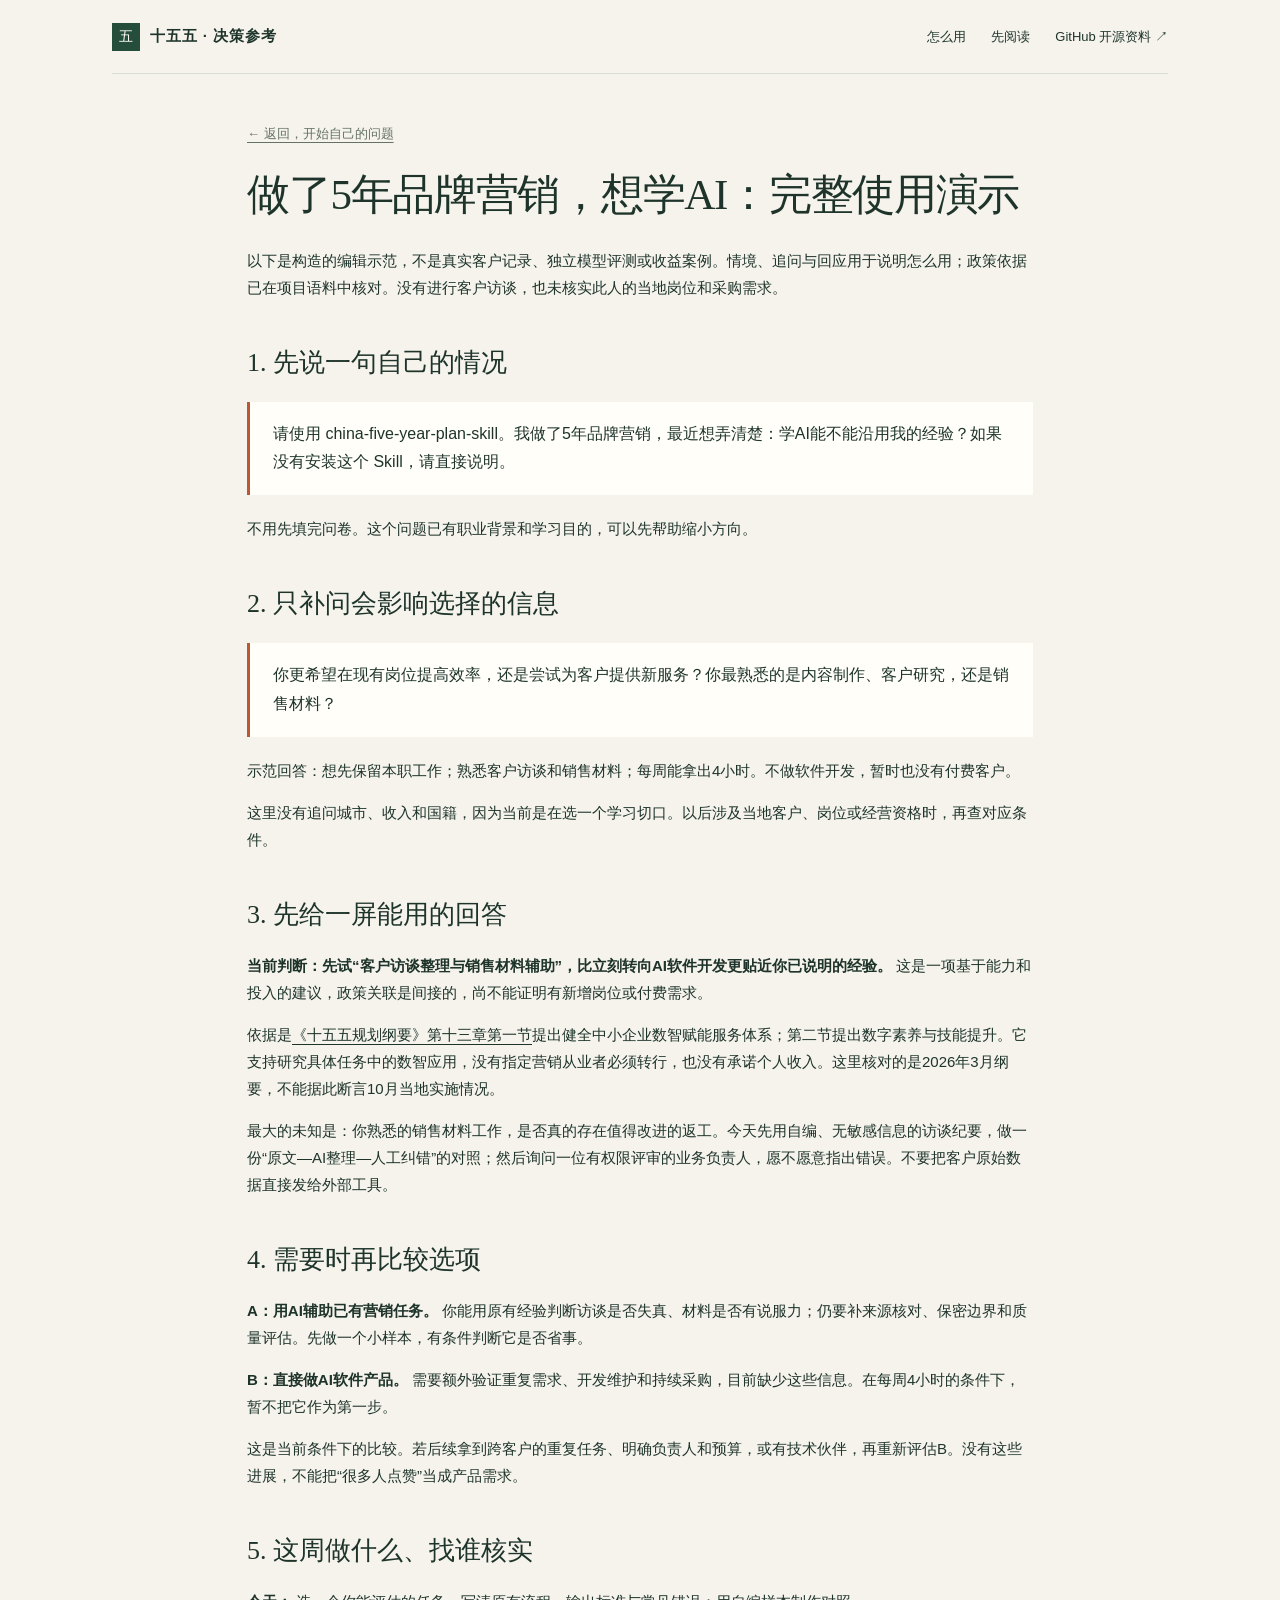
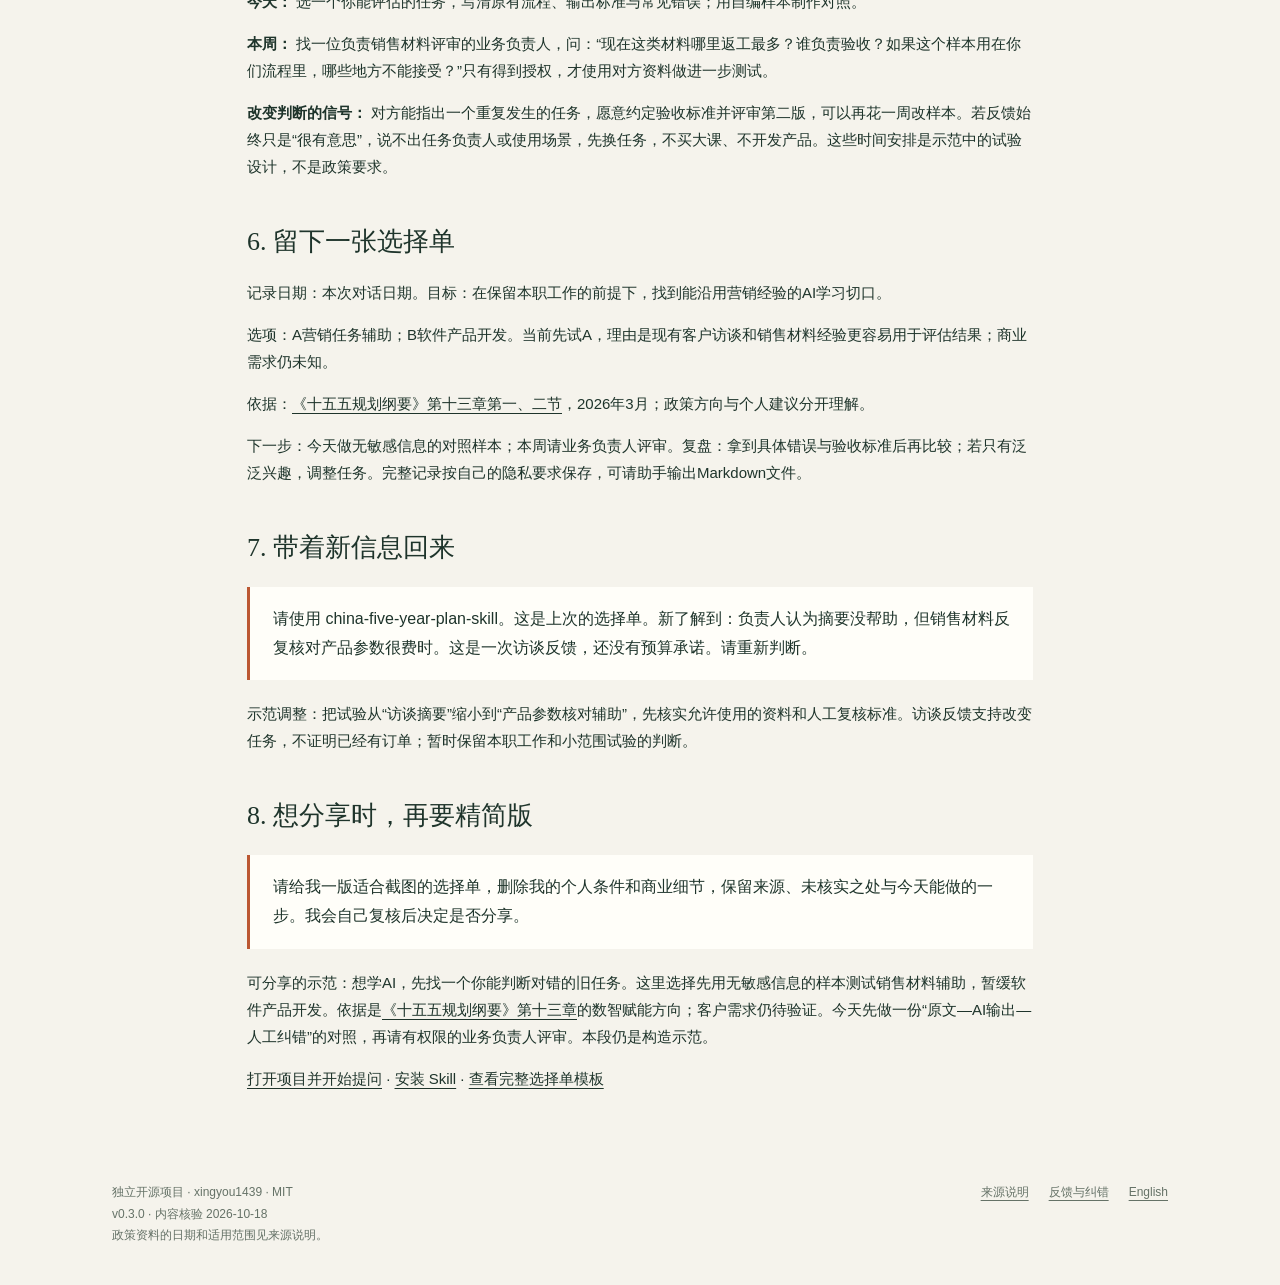
<file: site/first-session.html>
<!doctype html>
<html lang="zh-CN"><head><meta charset="utf-8"><meta name="viewport" content="width=device-width, initial-scale=1"><title>十五五规划怎么用？品牌营销转AI的完整提问与选择单演示</title><meta name="description" content="从一句自己的情况开始，看怎样补问、查政策、比较选择、保存与复盘。构造示范，非收益案例。"><meta name="theme-color" content="#254d3c"><link rel="canonical" href="https://xingyou1439.github.io/china-five-year-plan-skill/first-session.html"><meta property="og:title" content="十五五规划怎么用？品牌营销转AI的完整提问与选择单演示"><meta property="og:description" content="从一句自己的情况开始，看怎样补问、查政策、比较选择、保存与复盘。构造示范，非收益案例。"><meta property="og:type" content="article"><meta property="og:url" content="https://xingyou1439.github.io/china-five-year-plan-skill/first-session.html"><meta property="og:locale" content="zh_CN"><link rel="stylesheet" href="style.css"></head>
<body><div class="wrap"><header class="topbar"><a class="brand" href="https://xingyou1439.github.io/china-five-year-plan-skill/"><span class="mark">五</span>十五五 · 决策参考</a><nav class="nav" aria-label="主导航"><a href="https://xingyou1439.github.io/china-five-year-plan-skill/#start">怎么用</a><a href="https://xingyou1439.github.io/china-five-year-plan-skill/#downloads">先阅读</a><a class="desktop" href="https://github.com/xingyou1439/china-five-year-plan-skill" target="_blank" rel="noopener">GitHub 开源资料 ↗</a></nav></header></div><main class="wrap detail walkthrough"><a class="back" href="index.html#start">← 返回，开始自己的问题</a><h1>做了5年品牌营销，想学AI：完整使用演示</h1><p>以下是构造的编辑示范，不是真实客户记录、独立模型评测或收益案例。情境、追问与回应用于说明怎么用；政策依据已在项目语料中核对。没有进行客户访谈，也未核实此人的当地岗位和采购需求。</p><h2 id="step-1">1. 先说一句自己的情况</h2><blockquote>请使用 china-five-year-plan-skill。我做了5年品牌营销，最近想弄清楚：学AI能不能沿用我的经验？如果没有安装这个 Skill，请直接说明。</blockquote><p>不用先填完问卷。这个问题已有职业背景和学习目的，可以先帮助缩小方向。</p><h2 id="step-2">2. 只补问会影响选择的信息</h2><blockquote>你更希望在现有岗位提高效率，还是尝试为客户提供新服务？你最熟悉的是内容制作、客户研究，还是销售材料？</blockquote><p>示范回答：想先保留本职工作；熟悉客户访谈和销售材料；每周能拿出4小时。不做软件开发，暂时也没有付费客户。</p><p>这里没有追问城市、收入和国籍，因为当前是在选一个学习切口。以后涉及当地客户、岗位或经营资格时，再查对应条件。</p><h2 id="step-3">3. 先给一屏能用的回答</h2><p><strong>当前判断：先试“客户访谈整理与销售材料辅助”，比立刻转向AI软件开发更贴近你已说明的经验。</strong> 这是一项基于能力和投入的建议，政策关联是间接的，尚不能证明有新增岗位或付费需求。</p><p>依据是<a href="https://www.bjrd.gov.cn/zyfb/zt/14jqgrd04chybjdbthdztbd/wjbg/202603/t20260314_4557219.html">《十五五规划纲要》第十三章第一节</a>提出健全中小企业数智赋能服务体系；第二节提出数字素养与技能提升。它支持研究具体任务中的数智应用，没有指定营销从业者必须转行，也没有承诺个人收入。这里核对的是2026年3月纲要，不能据此断言10月当地实施情况。</p><p>最大的未知是：你熟悉的销售材料工作，是否真的存在值得改进的返工。今天先用自编、无敏感信息的访谈纪要，做一份“原文—AI整理—人工纠错”的对照；然后询问一位有权限评审的业务负责人，愿不愿意指出错误。不要把客户原始数据直接发给外部工具。</p><h2 id="step-4">4. 需要时再比较选项</h2><p><strong>A：用AI辅助已有营销任务。</strong> 你能用原有经验判断访谈是否失真、材料是否有说服力；仍要补来源核对、保密边界和质量评估。先做一个小样本，有条件判断它是否省事。</p><p><strong>B：直接做AI软件产品。</strong> 需要额外验证重复需求、开发维护和持续采购，目前缺少这些信息。在每周4小时的条件下，暂不把它作为第一步。</p><p>这是当前条件下的比较。若后续拿到跨客户的重复任务、明确负责人和预算，或有技术伙伴，再重新评估B。没有这些进展，不能把“很多人点赞”当成产品需求。</p><h2 id="step-5">5. 这周做什么、找谁核实</h2><p><strong>今天：</strong> 选一个你能评估的任务，写清原有流程、输出标准与常见错误；用自编样本制作对照。</p><p><strong>本周：</strong> 找一位负责销售材料评审的业务负责人，问：“现在这类材料哪里返工最多？谁负责验收？如果这个样本用在你们流程里，哪些地方不能接受？”只有得到授权，才使用对方资料做进一步测试。</p><p><strong>改变判断的信号：</strong> 对方能指出一个重复发生的任务，愿意约定验收标准并评审第二版，可以再花一周改样本。若反馈始终只是“很有意思”，说不出任务负责人或使用场景，先换任务，不买大课、不开发产品。这些时间安排是示范中的试验设计，不是政策要求。</p><h2 id="step-6">6. 留下一张选择单</h2><p>记录日期：本次对话日期。目标：在保留本职工作的前提下，找到能沿用营销经验的AI学习切口。</p><p>选项：A营销任务辅助；B软件产品开发。当前先试A，理由是现有客户访谈和销售材料经验更容易用于评估结果；商业需求仍未知。</p><p>依据：<a href="https://www.bjrd.gov.cn/zyfb/zt/14jqgrd04chybjdbthdztbd/wjbg/202603/t20260314_4557219.html">《十五五规划纲要》第十三章第一、二节</a>，2026年3月；政策方向与个人建议分开理解。</p><p>下一步：今天做无敏感信息的对照样本；本周请业务负责人评审。复盘：拿到具体错误与验收标准后再比较；若只有泛泛兴趣，调整任务。完整记录按自己的隐私要求保存，可请助手输出Markdown文件。</p><h2 id="step-7">7. 带着新信息回来</h2><blockquote>请使用 china-five-year-plan-skill。这是上次的选择单。新了解到：负责人认为摘要没帮助，但销售材料反复核对产品参数很费时。这是一次访谈反馈，还没有预算承诺。请重新判断。</blockquote><p>示范调整：把试验从“访谈摘要”缩小到“产品参数核对辅助”，先核实允许使用的资料和人工复核标准。访谈反馈支持改变任务，不证明已经有订单；暂时保留本职工作和小范围试验的判断。</p><h2 id="step-8">8. 想分享时，再要精简版</h2><blockquote>请给我一版适合截图的选择单，删除我的个人条件和商业细节，保留来源、未核实之处与今天能做的一步。我会自己复核后决定是否分享。</blockquote><p>可分享的示范：想学AI，先找一个你能判断对错的旧任务。这里选择先用无敏感信息的样本测试销售材料辅助，暂缓软件产品开发。依据是<a href="https://www.bjrd.gov.cn/zyfb/zt/14jqgrd04chybjdbthdztbd/wjbg/202603/t20260314_4557219.html">《十五五规划纲要》第十三章</a>的数智赋能方向；客户需求仍待验证。今天先做一份“原文—AI输出—人工纠错”的对照，再请有权限的业务负责人评审。本段仍是构造示范。</p><p><a href="https://xingyou1439.github.io/china-five-year-plan-skill/#start">打开项目并开始提问</a> · <a href="https://github.com/xingyou1439/china-five-year-plan-skill#安装与使用">安装 Skill</a> · <a href="https://github.com/xingyou1439/china-five-year-plan-skill/blob/codex/initial-release/references/decision-note.md">查看完整选择单模板</a></p></main><div class="wrap"><footer class="footer"><p>独立开源项目 · xingyou1439 · MIT<br>v0.3.0 · 内容核验 2026-10-18<br>政策资料的日期和适用范围见来源说明。</p><div class="footer-links"><a href="https://github.com/xingyou1439/china-five-year-plan-skill/blob/codex/initial-release/SOURCE_NOTICE.md">来源说明</a><a href="https://github.com/xingyou1439/china-five-year-plan-skill/issues/new?template=guide-feedback.yml">反馈与纠错</a><a href="https://github.com/xingyou1439/china-five-year-plan-skill/blob/codex/initial-release/README.en.md">English</a></div></footer></div><script id="guide-data" type="application/json">{"version": "0.3.0", "title": "未来五年，普通人的机会与避坑指南", "subtitle": "基于十五五规划的职业与小生意决策参考", "author": "xingyou1439", "reviewed": "2026-10-18", "scope": "5个构造场景；政策引文已核对，商业需求与个人适配未实证。", "source_url": "https://www.bjrd.gov.cn/zyfb/zt/14jqgrd04chybjdbthdztbd/wjbg/202603/t20260314_4557219.html", "reader_url": "https://xingyou1439.github.io/china-five-year-plan-skill/", "repository": "https://github.com/xingyou1439/china-five-year-plan-skill", "cards": [{"id": "01", "slug": "manufacturing-ai", "topic": "AI服务", "audience": ["培训与咨询", "技术与交付"], "title": "给制造企业做 AI，先培训、实施，还是做软件？", "short_title": "制造业 AI，先卖哪一步", "lead": "先找一项反复发生的业务任务，再决定交付形式。", "situation": "假设你有企业培训或流程梳理经验，想给本地制造企业提供 AI 服务，尚无同类付费项目。", "judgment": "政策关联直接；首单需求、交付能力和付款意愿待验证。", "policy_ids": ["P03", "P07"], "chapter": "第四章第一节；第十三章第一节", "update_ids": ["U01", "U04"], "interpretation": "规划支持制造业数智化和中小企业赋能。对小团队，可先研究现有流程中的一个环节；这不等于应立即开发通用软件。", "roles": ["培训：客户已有明确学习需求，验收是掌握和使用，而非签到。", "实施：交付一项可测量流程，例如用脱敏样本整理询盘与产品资料。", "软件：多个独立客户出现相同需求，且愿意持续付费后，再研究产品化。"], "payer": "先访谈业务负责人，再确认预算审批人。候选客户是具体企业；不能把地方政府、园区或财政资金默认成付款方。", "capability": "需要客户访谈、流程梳理和基本交付能力；涉及系统集成时需补技术伙伴。试验投入自行设为两周、最多3个人日，不先买服务器或招人。", "gap": "缺少具体任务的现状成本、授权样本和付款决策。", "steps": ["第1—3天：找5家同一细分行业企业，问最近一次任务如何完成、谁负责、哪里返工。", "第4—7天：选1个任务，取得脱敏样本；记录人工耗时、错误与复核成本。", "第8—14天：用现有工具做对照演示，提交范围、验收方式和试点报价；不接入生产控制。"], "success": "至少1位预算负责人愿意确认小范围付费试点的范围和验收方法；改进包含人工复核后的净效果。", "stop": "只有“AI很重要”的认可，没有任务、样本或预算负责人，先换任务或客户；不进入重开发。", "boundary": "客户数据需获授权；部署、数据和行业要求按具体项目核实。", "share_line": "先卖一个能验收的改善，再决定做成什么产品。", "seo_title": "十五五规划与制造业AI服务：先培训、实施，还是做软件？", "seo_description": "结合十五五规划的中小企业数智赋能方向，比较AI培训、流程实施与软件产品三种交付方式，梳理客户与付款方、能力门槛及两周验证动作。构造场景，需求与付费意愿待验证。", "related_ids": ["05", "04"]}, {"id": "02", "slug": "robotics-services", "topic": "机器人", "audience": ["技术与交付", "行业从业者"], "title": "不会造机器人，小团队能参与哪一段？", "short_title": "不会造机器人，先找场景", "lead": "从用户现场的一项任务入手，寻找已有交付链条中的缺口。", "situation": "假设你熟悉某类工厂或仓储现场，但没有整机研发能力，也没有机器人部署履历。", "judgment": "方向相关；参与位置取决于现场知识、专业能力及已有供应商关系。", "policy_ids": ["P04", "P05"], "chapter": "第五章第一节、第二节", "update_ids": ["U02"], "interpretation": "国家部署真实场景、联合体和应用验证。可研究场景整理、流程文档、数据质量辅助和验收记录等服务；这些角色是本项目推导，并非官方指定给个人的机会。", "roles": ["现场梳理：把任务、环境、例外情况和验收方式写清楚。", "交付辅助：为已有集成商提供经其确认的流程文档或测试记录。", "专业技术服务：具备相应能力后，再研究部署、数据或运维任务。"], "payer": "候选付款方是整机企业、集成商或具体场景用户。逐家确认谁采购、按什么验收；不能把专项行动当成现成订单。", "capability": "需有现场进入条件、基础行业知识和安全意识。试验设为两周、最多3个人日，仅做访谈和文档样本，不购置机器人。", "gap": "哪一家已有项目、需要外部服务、允许你接触哪些场景和资料？", "steps": ["第1—3天：找3家相关集成商或整机企业，以及2家场景用户，核实真实项目阶段。", "第4—7天：选1项已有任务，整理流程、异常和验收记录样表。", "第8—14天：请项目负责人评审样表，询问可外包范围、供应商要求和采购方式。"], "success": "至少1个真实项目负责人确认具体交付缺口，并愿意讨论采购条件或样本评审。", "stop": "只有展会演示和宣传需求，无法定位用户现场、负责人或交付要求，暂停投入。", "boundary": "现场作业、设备操作、数据采集需另行授权和能力核验；不把流程文档服务冒充安全认证。", "share_line": "先找到机器人真正干活的地方，再找你能交付的一段。", "seo_title": "十五五机器人方向：不会造机器人，小团队能参与哪一段？", "seo_description": "从十五五规划的应用场景与产业发展方向出发，研究机器人现场梳理、流程文档和交付辅助等候选服务，核查采购方、能力门槛和项目条件。构造场景，不代表已有订单。", "related_ids": ["04", "05"]}, {"id": "03", "slug": "eldercare-payer", "topic": "养老服务", "audience": ["行业从业者", "培训与咨询"], "title": "想做养老业务，老人、子女、机构，谁会付钱？", "short_title": "养老需求，先画付款关系", "lead": "把使用者、决策者、付款者和结算者分开写。", "situation": "假设你想提供适老服务、机构运营支持或数字工具，尚未确定具体服务项目和经营地区。", "judgment": "政策方向直接相关；具体项目的支付、准入和持续经营条件待验证。", "policy_ids": ["P22"], "chapter": "第四十章第一节", "update_ids": ["U03"], "interpretation": "养老方向包含不同的服务与支付路径。深圳案例说明消费补贴还要经过对象、项目、机构、凭证和结算等环节；不能据此推断所有养老产品都有补贴。", "roles": ["家庭自费：使用者可能是老人，决策和付费也可能由子女承担，需逐案确认。", "机构采购：为已有机构提供一个明确运营或工具服务，按机构采购流程核实。", "政策相关服务：先核对当地对象、服务清单、机构条件与核销流程，再讨论进入。"], "payer": "绘出使用者→购买决策者→实际付款者→审核结算方。深圳2026年案例有电子消费券抵扣和审核结算，不能视作服务商无条件领取补贴。", "capability": "需了解实际照护场景及服务责任。试验设为两周、最多3个人日，先访谈，不先租场地；专业照护任务需相应专业能力。", "gap": "具体服务是否有人自费购买、机构愿不愿采购，以及回款时间是否能承受？", "steps": ["第1—3天：选1座城市、1种具体服务，查当地现行规则及服务机构申报条件。", "第4—7天：在知情同意下，访谈3户相关家庭、2家机构，不收集病历和证件。", "第8—14天：分别画自费与机构采购路径，核实单次服务成本、凭证和回款条件。"], "success": "至少1条支付路径中的决策人确认需求、采购条件及可接受的价格形成方式。", "stop": "只有“老龄化一定有需求”的判断，或主要靠尚未确认的补贴维持收入，暂缓启动。", "boundary": "深圳文件仅作地区案例，不证明你的地区、主体或服务已具备资格；照护与医疗活动分别核实。", "share_line": "先说清谁使用、谁决定、谁付钱，再谈银发经济。", "seo_title": "十五五养老服务创业：老人、子女、机构，谁会付钱？", "seo_description": "结合十五五养老服务方向与有日期和地区边界的实施案例，区分使用者、决策者、付款方和结算方，研究自费与机构采购路径。具体地区资格、需求和回款条件待验证。", "related_ids": ["04", "05"]}, {"id": "04", "slug": "policy-to-order", "topic": "选方向", "audience": ["准备创业", "行业从业者", "技术与交付", "培训与咨询"], "title": "国家支持的行业，为什么你仍然接不到订单？", "short_title": "从政策方向，走到真实订单", "lead": "方向之后，还有项目、采购、角色与交付条件。", "situation": "假设你看到一个行业进入规划，准备投入时间或资金，但没有明确客户和采购证据。", "judgment": "能确认方向；当前订单与个人适配证据不足。", "policy_ids": ["P01", "P02"], "chapter": "第六十二章第一节、第二节", "update_ids": [], "interpretation": "年度计划和具体工作安排是从国家方向追踪落实的线索。产业发展任务的推进方式，不等于给每个参与者分配预算或订单。", "roles": ["查执行：把国家方向继续追到地方年度安排和实际责任主体。", "查采购：找到具体购买任务、预算来源、采购条件或真实客户访谈。", "查位置：明确自己交付什么、与谁竞争、什么情况下拿不到这单。"], "payer": "逐项填：谁发起、谁使用、谁验收、谁审批付款。没有答案时，付款方仍是未知。", "capability": "需要基本检索、访谈与成本估算。试验设为两周、最多2个人日；先核实一个小任务，不为一个产业大词建团队。", "gap": "政策目标→实施工具→具体项目→采购需求→可进入角色，哪一段尚无证据？", "steps": ["第1—3天：选1项方向，找到对应地方部门或具体企业，不广泛堆资料。", "第4—7天：核验1份现行项目或采购文件，或取得1次预算负责人访谈记录。", "第8—14天：对照资格、范围、验收和回款条件，写出能进入与不能进入的理由。"], "success": "至少连通一条有出处的实施链，并定位可接触的真实付款决策人；未连通的环节如实留空。", "stop": "始终只有规划、新闻和券商观点，找不到项目与客户，降为观察方向。", "boundary": "采购公告也不等于你符合投标条件，更不等于已经中标；不代写虚构资质。", "share_line": "政策方向是检索起点；先把通向客户的链条补齐。", "seo_title": "十五五创业方向怎么判断：从政策支持走到客户订单", "seo_description": "怎样把十五五规划中的行业方向拆到实施项目、采购主体、客户与可交付任务？用五个问题识别创业判断的证据缺口，并设计两周验证与停止条件。", "related_ids": ["01", "03"]}, {"id": "05", "slug": "skills-transfer", "topic": "技能迁移", "audience": ["培训与咨询", "准备创业", "行业从业者"], "title": "已有营销、设计或培训经验，怎样参与新方向？", "short_title": "先迁移能力，再决定转行", "lead": "先换一个客户任务，做出样本，再决定是否彻底转行。", "situation": "假设你有营销、设计或培训履历，想进入新的产业客户群，但缺少行业项目。", "judgment": "服务能力与政策方向有条件关联；个人适配须用样本和客户反馈验证。", "policy_ids": ["P06", "P23"], "chapter": "第六章第一节；第四十一章第二节", "update_ids": ["U01"], "interpretation": "规划支持生产性服务业与制造业融合及职业技能培训。品牌、设计、培训可作为候选服务，但具体岗位需求、工资和客户付费不能从规划直接推出。", "roles": ["营销经验：研究某类工业产品的客户访谈和案例表达，避免先承诺获客效果。", "设计经验：研究产品说明、培训材料与界面信息呈现；技术规格需客户确认。", "培训经验：围绕一个真实岗位任务做练习和评估，先确认企业愿意采用。"], "payer": "候选付款方是具体企业的市场、业务或培训负责人；先确认谁有预算。已有关系不等于新的任务会采购。", "capability": "盘点已交付作品、可证明能力和行业知识缺口。试验设为两周、最多3个人日；不先辞职、不先报长期培训班。", "gap": "新客户为什么选你？行业术语、工作流程和验收要求，哪部分还不会？", "steps": ["第1—3天：列3项可证明能力，选1个细分行业，访谈3位相关负责人。", "第4—7天：用公开或获授权的脱敏材料，做1个针对真实任务的样本。", "第8—14天：让目标客户指出错误并评审，提交一个范围明确的付费试点方案。"], "success": "至少1位负责人愿意把样本用于真实任务评审，并讨论范围和预算；不以点赞作为需求证明。", "stop": "只有同行夸奖、无法通过行业评审，先补知识或调整客户；不因热点彻底转行。", "boundary": "构造样本应注明演示性质，不把示例公司或模拟结果写成客户案例。", "share_line": "带着已有交付能力进入新客户场景，再补行业知识。", "seo_title": "十五五职业选择与技能转型：营销、设计、培训经验怎样用？", "seo_description": "结合十五五规划，研究营销、设计和培训经验如何迁移到新的客户任务，盘点可证明能力、行业知识和付款方，再用样本评审验证方向。构造示例，不承诺岗位或收入。", "related_ids": ["01", "02"]}], "updates": [{"id": "U01", "title": "促进中小企业发展“十五五”规划", "issuer": "工业和信息化部等十部门", "document_date": "2026-09-01", "retrieved": "2026-10-18", "url": "https://www.bypc.gov.cn/zfxxgk/bmdwxzjd/bmdw/qkjj/fdzdgknr/zczxwdk/art/2026/art_0e79c958171a4d4e8ed7e3a26af99803.html", "host": "北京市昌平区政府转载全文", "locator": "二、主要任务（三）第8项及专栏3；第5项加强品牌培育", "quote": "体系化培育一批面向中小企业典型应用场景的专业化工具产品、解决方案和服务商。", "summary": "部署按细分场景培育工具、解决方案和服务商，并提出品牌培育任务。", "scope": "国家专项规划；方向和任务，不证明某企业采购或某服务商已获资格。"}, {"id": "U02", "title": "两部门关于联合开展2026年度人形机器人与具身智能实景实训专项行动的通知", "issuer": "工业和信息化部办公厅、国务院国资委办公厅", "document_date": "2026-06-03", "published": "2026-06-08", "retrieved": "2026-10-18", "url": "https://www.miit.gov.cn/zwgk/zcwj/wjfb/tz/art/2026/art_f291ccd3da4c47ce95741de63cc088e6.html", "host": "工业和信息化部", "locator": "二、主要任务（二）（三）（四）", "quote": "支持以用户单位、整机企业（或应用服务商）为主体", "summary": "围绕真实场景开展联合体协作、数据治理与应用验证。", "scope": "通知列明的地区、有关央企及参考开展工作的主体；不证明个人可以直接承接。工作计划报送节点已过，不作为当前开放申报入口。"}, {"id": "U03", "title": "深圳市民政局关于向中度以上失能老年人发放养老服务消费补贴工作的通告", "issuer": "深圳市民政局", "document_date": "2026-01-23", "retrieved": "2026-10-18", "url": "https://www.sz.gov.cn/cn/xxgk/zfxxgj/tzgg/content/post_12614426.html", "host": "深圳市政府", "locator": "一、实施周期；二、补贴内容；三（四）服务供给与核销、（五）资金结算；附件2", "quote": "养老服务消费补贴原则上每月结算一次。", "summary": "在规定对象、项目与机构条件下，通过电子消费券抵扣，按流程上传凭证并审核结算。", "scope": "深圳2026年项目；不可外推全国、所有老人、所有服务或所有机构。未核实具体经营者入库资格。"}, {"id": "U04", "title": "中小企业数字化赋能专项行动方案（2025—2027年）", "issuer": "工业和信息化部、财政部、中国人民银行、金融监管总局", "document_date": "2024-12-12", "retrieved": "2026-10-18", "url": "https://app.www.gov.cn/govdata/gov/202412/14/522696/article.html", "host": "中国政府网转载工信部原文", "locator": "二（四）第10项、（六）第14—15项", "quote": "培育一批“小快轻准”数字化产品和解决方案", "summary": "部署在细分行业推广场景型产品和服务；涉及客户营销等应用场景。", "scope": "2025—2027年国家行动方案；地方实施、服务商遴选、具体预算均需另查。"}], "seo_title": "十五五规划解读与职业创业选择｜未来五年机会与避坑指南", "seo_description": "免费的双语 AI Skill，结合十三五、十四五与十五五规划，分析职业、技能学习、创业和项目选择。带入自己的情况提问，获得有政策出处的判断与下一步建议；也可先阅读案例和短版 PDF。"}</script><script src="app.js" defer></script><div id="toast" class="toast" role="status" hidden></div></body></html>
</file>
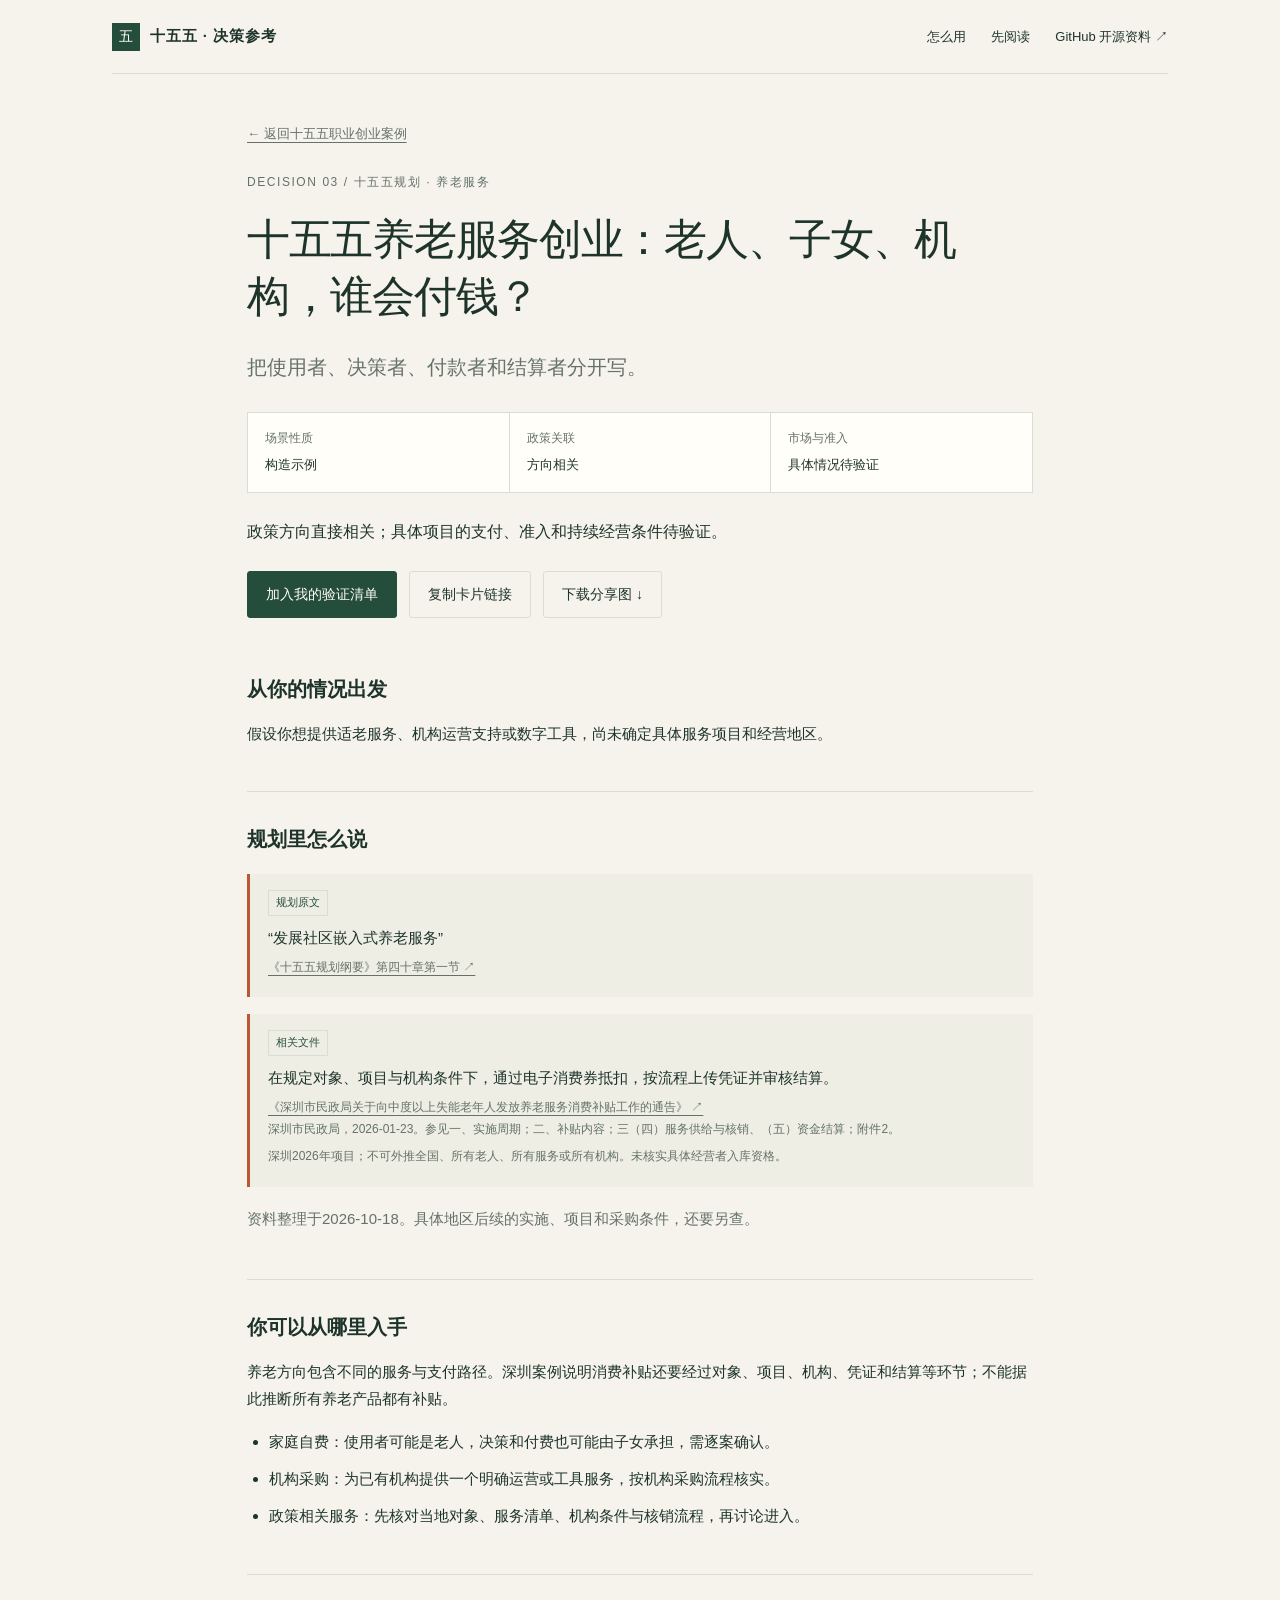
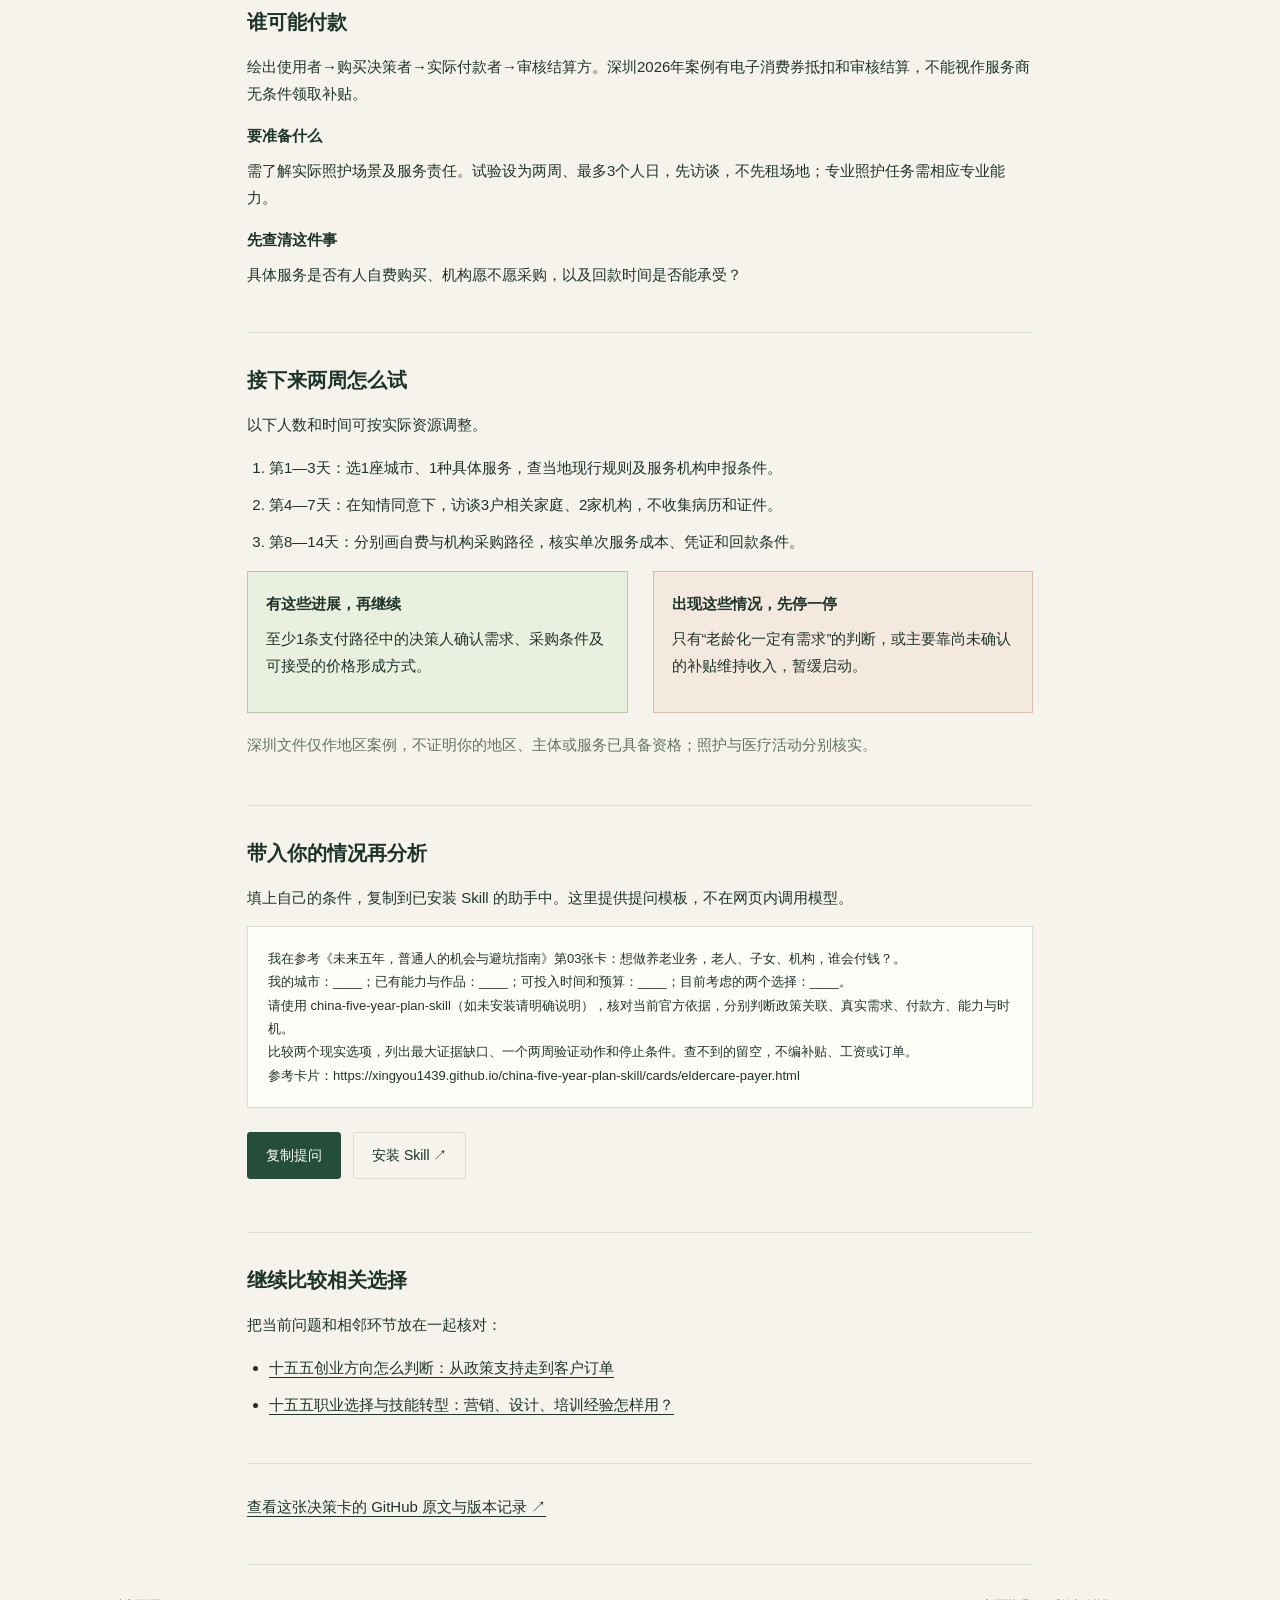
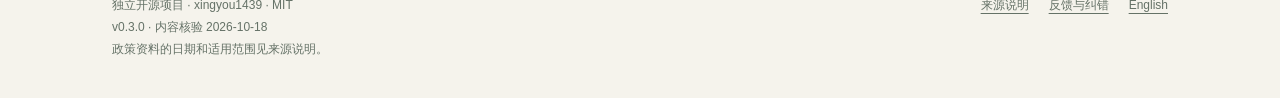
<file: site/cards/eldercare-payer.html>
<!doctype html>
<html lang="zh-CN"><head><meta charset="utf-8"><meta name="viewport" content="width=device-width, initial-scale=1"><title>十五五养老服务创业：老人、子女、机构，谁会付钱？</title><meta name="description" content="结合十五五养老服务方向与有日期和地区边界的实施案例，区分使用者、决策者、付款方和结算方，研究自费与机构采购路径。具体地区资格、需求和回款条件待验证。"><meta name="theme-color" content="#254d3c"><link rel="canonical" href="https://xingyou1439.github.io/china-five-year-plan-skill/cards/eldercare-payer.html"><meta property="og:title" content="十五五养老服务创业：老人、子女、机构，谁会付钱？"><meta property="og:description" content="结合十五五养老服务方向与有日期和地区边界的实施案例，区分使用者、决策者、付款方和结算方，研究自费与机构采购路径。具体地区资格、需求和回款条件待验证。"><meta property="og:type" content="article"><meta property="og:url" content="https://xingyou1439.github.io/china-five-year-plan-skill/cards/eldercare-payer.html"><meta property="og:locale" content="zh_CN"><link rel="stylesheet" href="../style.css"></head>
<body><div class="wrap"><header class="topbar"><a class="brand" href="https://xingyou1439.github.io/china-five-year-plan-skill/"><span class="mark">五</span>十五五 · 决策参考</a><nav class="nav" aria-label="主导航"><a href="https://xingyou1439.github.io/china-five-year-plan-skill/#start">怎么用</a><a href="https://xingyou1439.github.io/china-five-year-plan-skill/#downloads">先阅读</a><a class="desktop" href="https://github.com/xingyou1439/china-five-year-plan-skill" target="_blank" rel="noopener">GitHub 开源资料 ↗</a></nav></header></div><main class="wrap detail" data-card="03"><a class="back" href="https://xingyou1439.github.io/china-five-year-plan-skill/#cases">← 返回十五五职业创业案例</a><p class="eyebrow" style="margin:24px 0 0">DECISION 03 / 十五五规划 · 养老服务</p><h1>十五五养老服务创业：老人、子女、机构，谁会付钱？</h1><p class="lead">把使用者、决策者、付款者和结算者分开写。</p><div class="status"><div><strong>场景性质</strong>构造示例</div><div><strong>政策关联</strong>方向相关</div><div><strong>市场与准入</strong>具体情况待验证</div></div><p>政策方向直接相关；具体项目的支付、准入和持续经营条件待验证。</p><div class="actions"><button class="btn" data-save="03" aria-pressed="false">加入我的验证清单</button><button class="btn secondary" data-share="03">复制卡片链接</button><a class="btn secondary" href="https://github.com/xingyou1439/china-five-year-plan-skill/releases/download/v0.3.0/decision-card-03.png" download>下载分享图 ↓</a></div>
<div class="block"><h2>从你的情况出发</h2><p>假设你想提供适老服务、机构运营支持或数字工具，尚未确定具体服务项目和经营地区。</p></div>
<div class="block"><h2>规划里怎么说</h2><div class="evidence"><span class="fact-label">规划原文</span><p>“发展社区嵌入式养老服务”</p><p class="source"><a href="https://www.bjrd.gov.cn/zyfb/zt/14jqgrd04chybjdbthdztbd/wjbg/202603/t20260314_4557219.html" target="_blank" rel="noopener">《十五五规划纲要》第四十章第一节 ↗</a></p></div><div class="evidence"><span class="fact-label">相关文件</span><p>在规定对象、项目与机构条件下，通过电子消费券抵扣，按流程上传凭证并审核结算。</p><p class="source"><a href="https://www.sz.gov.cn/cn/xxgk/zfxxgj/tzgg/content/post_12614426.html" target="_blank" rel="noopener">《深圳市民政局关于向中度以上失能老年人发放养老服务消费补贴工作的通告》 ↗</a><br>深圳市民政局，2026-01-23。参见一、实施周期；二、补贴内容；三（四）服务供给与核销、（五）资金结算；附件2。</p><p class="source">深圳2026年项目；不可外推全国、所有老人、所有服务或所有机构。未核实具体经营者入库资格。</p></div><p class="boundary">资料整理于2026-10-18。具体地区后续的实施、项目和采购条件，还要另查。</p></div>
<div class="block"><h2>你可以从哪里入手</h2><p>养老方向包含不同的服务与支付路径。深圳案例说明消费补贴还要经过对象、项目、机构、凭证和结算等环节；不能据此推断所有养老产品都有补贴。</p><ul><li>家庭自费：使用者可能是老人，决策和付费也可能由子女承担，需逐案确认。</li><li>机构采购：为已有机构提供一个明确运营或工具服务，按机构采购流程核实。</li><li>政策相关服务：先核对当地对象、服务清单、机构条件与核销流程，再讨论进入。</li></ul></div>
<div class="block"><h2>谁可能付款</h2><p>绘出使用者→购买决策者→实际付款者→审核结算方。深圳2026年案例有电子消费券抵扣和审核结算，不能视作服务商无条件领取补贴。</p><h3>要准备什么</h3><p>需了解实际照护场景及服务责任。试验设为两周、最多3个人日，先访谈，不先租场地；专业照护任务需相应专业能力。</p><h3>先查清这件事</h3><p>具体服务是否有人自费购买、机构愿不愿采购，以及回款时间是否能承受？</p></div>
<div class="block"><h2>接下来两周怎么试</h2><p>以下人数和时间可按实际资源调整。</p><ol><li>第1—3天：选1座城市、1种具体服务，查当地现行规则及服务机构申报条件。</li><li>第4—7天：在知情同意下，访谈3户相关家庭、2家机构，不收集病历和证件。</li><li>第8—14天：分别画自费与机构采购路径，核实单次服务成本、凭证和回款条件。</li></ol><div class="twocol"><div class="good"><h3>有这些进展，再继续</h3><p>至少1条支付路径中的决策人确认需求、采购条件及可接受的价格形成方式。</p></div><div class="stop"><h3>出现这些情况，先停一停</h3><p>只有“老龄化一定有需求”的判断，或主要靠尚未确认的补贴维持收入，暂缓启动。</p></div></div><p class="boundary">深圳文件仅作地区案例，不证明你的地区、主体或服务已具备资格；照护与医疗活动分别核实。</p></div>
<div class="block"><h2>带入你的情况再分析</h2><p>填上自己的条件，复制到已安装 Skill 的助手中。这里提供提问模板，不在网页内调用模型。</p><pre class="prompt" id="prompt-03">我在参考《未来五年，普通人的机会与避坑指南》第03张卡：想做养老业务，老人、子女、机构，谁会付钱？。
我的城市：____；已有能力与作品：____；可投入时间和预算：____；目前考虑的两个选择：____。
请使用 china-five-year-plan-skill（如未安装请明确说明），核对当前官方依据，分别判断政策关联、真实需求、付款方、能力与时机。
比较两个现实选项，列出最大证据缺口、一个两周验证动作和停止条件。查不到的留空，不编补贴、工资或订单。
参考卡片：https://xingyou1439.github.io/china-five-year-plan-skill/cards/eldercare-payer.html</pre><div class="actions"><button class="btn" data-prompt="03">复制提问</button><a class="btn secondary" href="https://github.com/xingyou1439/china-five-year-plan-skill#安装与使用">安装 Skill ↗</a></div></div><div class="block"><h2>继续比较相关选择</h2><p>把当前问题和相邻环节放在一起核对：</p><ul><li><a href="policy-to-order.html">十五五创业方向怎么判断：从政策支持走到客户订单</a></li><li><a href="skills-transfer.html">十五五职业选择与技能转型：营销、设计、培训经验怎样用？</a></li></ul></div><div class="block"><p><a href="https://github.com/xingyou1439/china-five-year-plan-skill/blob/codex/initial-release/guide/card-03.md">查看这张决策卡的 GitHub 原文与版本记录 ↗</a></p></div></main><div class="wrap"><footer class="footer"><p>独立开源项目 · xingyou1439 · MIT<br>v0.3.0 · 内容核验 2026-10-18<br>政策资料的日期和适用范围见来源说明。</p><div class="footer-links"><a href="https://github.com/xingyou1439/china-five-year-plan-skill/blob/codex/initial-release/SOURCE_NOTICE.md">来源说明</a><a href="https://github.com/xingyou1439/china-five-year-plan-skill/issues/new?template=guide-feedback.yml">反馈与纠错</a><a href="https://github.com/xingyou1439/china-five-year-plan-skill/blob/codex/initial-release/README.en.md">English</a></div></footer></div><script id="guide-data" type="application/json">{"version": "0.3.0", "title": "未来五年，普通人的机会与避坑指南", "subtitle": "基于十五五规划的职业与小生意决策参考", "author": "xingyou1439", "reviewed": "2026-10-18", "scope": "5个构造场景；政策引文已核对，商业需求与个人适配未实证。", "source_url": "https://www.bjrd.gov.cn/zyfb/zt/14jqgrd04chybjdbthdztbd/wjbg/202603/t20260314_4557219.html", "reader_url": "https://xingyou1439.github.io/china-five-year-plan-skill/", "repository": "https://github.com/xingyou1439/china-five-year-plan-skill", "cards": [{"id": "01", "slug": "manufacturing-ai", "topic": "AI服务", "audience": ["培训与咨询", "技术与交付"], "title": "给制造企业做 AI，先培训、实施，还是做软件？", "short_title": "制造业 AI，先卖哪一步", "lead": "先找一项反复发生的业务任务，再决定交付形式。", "situation": "假设你有企业培训或流程梳理经验，想给本地制造企业提供 AI 服务，尚无同类付费项目。", "judgment": "政策关联直接；首单需求、交付能力和付款意愿待验证。", "policy_ids": ["P03", "P07"], "chapter": "第四章第一节；第十三章第一节", "update_ids": ["U01", "U04"], "interpretation": "规划支持制造业数智化和中小企业赋能。对小团队，可先研究现有流程中的一个环节；这不等于应立即开发通用软件。", "roles": ["培训：客户已有明确学习需求，验收是掌握和使用，而非签到。", "实施：交付一项可测量流程，例如用脱敏样本整理询盘与产品资料。", "软件：多个独立客户出现相同需求，且愿意持续付费后，再研究产品化。"], "payer": "先访谈业务负责人，再确认预算审批人。候选客户是具体企业；不能把地方政府、园区或财政资金默认成付款方。", "capability": "需要客户访谈、流程梳理和基本交付能力；涉及系统集成时需补技术伙伴。试验投入自行设为两周、最多3个人日，不先买服务器或招人。", "gap": "缺少具体任务的现状成本、授权样本和付款决策。", "steps": ["第1—3天：找5家同一细分行业企业，问最近一次任务如何完成、谁负责、哪里返工。", "第4—7天：选1个任务，取得脱敏样本；记录人工耗时、错误与复核成本。", "第8—14天：用现有工具做对照演示，提交范围、验收方式和试点报价；不接入生产控制。"], "success": "至少1位预算负责人愿意确认小范围付费试点的范围和验收方法；改进包含人工复核后的净效果。", "stop": "只有“AI很重要”的认可，没有任务、样本或预算负责人，先换任务或客户；不进入重开发。", "boundary": "客户数据需获授权；部署、数据和行业要求按具体项目核实。", "share_line": "先卖一个能验收的改善，再决定做成什么产品。", "seo_title": "十五五规划与制造业AI服务：先培训、实施，还是做软件？", "seo_description": "结合十五五规划的中小企业数智赋能方向，比较AI培训、流程实施与软件产品三种交付方式，梳理客户与付款方、能力门槛及两周验证动作。构造场景，需求与付费意愿待验证。", "related_ids": ["05", "04"]}, {"id": "02", "slug": "robotics-services", "topic": "机器人", "audience": ["技术与交付", "行业从业者"], "title": "不会造机器人，小团队能参与哪一段？", "short_title": "不会造机器人，先找场景", "lead": "从用户现场的一项任务入手，寻找已有交付链条中的缺口。", "situation": "假设你熟悉某类工厂或仓储现场，但没有整机研发能力，也没有机器人部署履历。", "judgment": "方向相关；参与位置取决于现场知识、专业能力及已有供应商关系。", "policy_ids": ["P04", "P05"], "chapter": "第五章第一节、第二节", "update_ids": ["U02"], "interpretation": "国家部署真实场景、联合体和应用验证。可研究场景整理、流程文档、数据质量辅助和验收记录等服务；这些角色是本项目推导，并非官方指定给个人的机会。", "roles": ["现场梳理：把任务、环境、例外情况和验收方式写清楚。", "交付辅助：为已有集成商提供经其确认的流程文档或测试记录。", "专业技术服务：具备相应能力后，再研究部署、数据或运维任务。"], "payer": "候选付款方是整机企业、集成商或具体场景用户。逐家确认谁采购、按什么验收；不能把专项行动当成现成订单。", "capability": "需有现场进入条件、基础行业知识和安全意识。试验设为两周、最多3个人日，仅做访谈和文档样本，不购置机器人。", "gap": "哪一家已有项目、需要外部服务、允许你接触哪些场景和资料？", "steps": ["第1—3天：找3家相关集成商或整机企业，以及2家场景用户，核实真实项目阶段。", "第4—7天：选1项已有任务，整理流程、异常和验收记录样表。", "第8—14天：请项目负责人评审样表，询问可外包范围、供应商要求和采购方式。"], "success": "至少1个真实项目负责人确认具体交付缺口，并愿意讨论采购条件或样本评审。", "stop": "只有展会演示和宣传需求，无法定位用户现场、负责人或交付要求，暂停投入。", "boundary": "现场作业、设备操作、数据采集需另行授权和能力核验；不把流程文档服务冒充安全认证。", "share_line": "先找到机器人真正干活的地方，再找你能交付的一段。", "seo_title": "十五五机器人方向：不会造机器人，小团队能参与哪一段？", "seo_description": "从十五五规划的应用场景与产业发展方向出发，研究机器人现场梳理、流程文档和交付辅助等候选服务，核查采购方、能力门槛和项目条件。构造场景，不代表已有订单。", "related_ids": ["04", "05"]}, {"id": "03", "slug": "eldercare-payer", "topic": "养老服务", "audience": ["行业从业者", "培训与咨询"], "title": "想做养老业务，老人、子女、机构，谁会付钱？", "short_title": "养老需求，先画付款关系", "lead": "把使用者、决策者、付款者和结算者分开写。", "situation": "假设你想提供适老服务、机构运营支持或数字工具，尚未确定具体服务项目和经营地区。", "judgment": "政策方向直接相关；具体项目的支付、准入和持续经营条件待验证。", "policy_ids": ["P22"], "chapter": "第四十章第一节", "update_ids": ["U03"], "interpretation": "养老方向包含不同的服务与支付路径。深圳案例说明消费补贴还要经过对象、项目、机构、凭证和结算等环节；不能据此推断所有养老产品都有补贴。", "roles": ["家庭自费：使用者可能是老人，决策和付费也可能由子女承担，需逐案确认。", "机构采购：为已有机构提供一个明确运营或工具服务，按机构采购流程核实。", "政策相关服务：先核对当地对象、服务清单、机构条件与核销流程，再讨论进入。"], "payer": "绘出使用者→购买决策者→实际付款者→审核结算方。深圳2026年案例有电子消费券抵扣和审核结算，不能视作服务商无条件领取补贴。", "capability": "需了解实际照护场景及服务责任。试验设为两周、最多3个人日，先访谈，不先租场地；专业照护任务需相应专业能力。", "gap": "具体服务是否有人自费购买、机构愿不愿采购，以及回款时间是否能承受？", "steps": ["第1—3天：选1座城市、1种具体服务，查当地现行规则及服务机构申报条件。", "第4—7天：在知情同意下，访谈3户相关家庭、2家机构，不收集病历和证件。", "第8—14天：分别画自费与机构采购路径，核实单次服务成本、凭证和回款条件。"], "success": "至少1条支付路径中的决策人确认需求、采购条件及可接受的价格形成方式。", "stop": "只有“老龄化一定有需求”的判断，或主要靠尚未确认的补贴维持收入，暂缓启动。", "boundary": "深圳文件仅作地区案例，不证明你的地区、主体或服务已具备资格；照护与医疗活动分别核实。", "share_line": "先说清谁使用、谁决定、谁付钱，再谈银发经济。", "seo_title": "十五五养老服务创业：老人、子女、机构，谁会付钱？", "seo_description": "结合十五五养老服务方向与有日期和地区边界的实施案例，区分使用者、决策者、付款方和结算方，研究自费与机构采购路径。具体地区资格、需求和回款条件待验证。", "related_ids": ["04", "05"]}, {"id": "04", "slug": "policy-to-order", "topic": "选方向", "audience": ["准备创业", "行业从业者", "技术与交付", "培训与咨询"], "title": "国家支持的行业，为什么你仍然接不到订单？", "short_title": "从政策方向，走到真实订单", "lead": "方向之后，还有项目、采购、角色与交付条件。", "situation": "假设你看到一个行业进入规划，准备投入时间或资金，但没有明确客户和采购证据。", "judgment": "能确认方向；当前订单与个人适配证据不足。", "policy_ids": ["P01", "P02"], "chapter": "第六十二章第一节、第二节", "update_ids": [], "interpretation": "年度计划和具体工作安排是从国家方向追踪落实的线索。产业发展任务的推进方式，不等于给每个参与者分配预算或订单。", "roles": ["查执行：把国家方向继续追到地方年度安排和实际责任主体。", "查采购：找到具体购买任务、预算来源、采购条件或真实客户访谈。", "查位置：明确自己交付什么、与谁竞争、什么情况下拿不到这单。"], "payer": "逐项填：谁发起、谁使用、谁验收、谁审批付款。没有答案时，付款方仍是未知。", "capability": "需要基本检索、访谈与成本估算。试验设为两周、最多2个人日；先核实一个小任务，不为一个产业大词建团队。", "gap": "政策目标→实施工具→具体项目→采购需求→可进入角色，哪一段尚无证据？", "steps": ["第1—3天：选1项方向，找到对应地方部门或具体企业，不广泛堆资料。", "第4—7天：核验1份现行项目或采购文件，或取得1次预算负责人访谈记录。", "第8—14天：对照资格、范围、验收和回款条件，写出能进入与不能进入的理由。"], "success": "至少连通一条有出处的实施链，并定位可接触的真实付款决策人；未连通的环节如实留空。", "stop": "始终只有规划、新闻和券商观点，找不到项目与客户，降为观察方向。", "boundary": "采购公告也不等于你符合投标条件，更不等于已经中标；不代写虚构资质。", "share_line": "政策方向是检索起点；先把通向客户的链条补齐。", "seo_title": "十五五创业方向怎么判断：从政策支持走到客户订单", "seo_description": "怎样把十五五规划中的行业方向拆到实施项目、采购主体、客户与可交付任务？用五个问题识别创业判断的证据缺口，并设计两周验证与停止条件。", "related_ids": ["01", "03"]}, {"id": "05", "slug": "skills-transfer", "topic": "技能迁移", "audience": ["培训与咨询", "准备创业", "行业从业者"], "title": "已有营销、设计或培训经验，怎样参与新方向？", "short_title": "先迁移能力，再决定转行", "lead": "先换一个客户任务，做出样本，再决定是否彻底转行。", "situation": "假设你有营销、设计或培训履历，想进入新的产业客户群，但缺少行业项目。", "judgment": "服务能力与政策方向有条件关联；个人适配须用样本和客户反馈验证。", "policy_ids": ["P06", "P23"], "chapter": "第六章第一节；第四十一章第二节", "update_ids": ["U01"], "interpretation": "规划支持生产性服务业与制造业融合及职业技能培训。品牌、设计、培训可作为候选服务，但具体岗位需求、工资和客户付费不能从规划直接推出。", "roles": ["营销经验：研究某类工业产品的客户访谈和案例表达，避免先承诺获客效果。", "设计经验：研究产品说明、培训材料与界面信息呈现；技术规格需客户确认。", "培训经验：围绕一个真实岗位任务做练习和评估，先确认企业愿意采用。"], "payer": "候选付款方是具体企业的市场、业务或培训负责人；先确认谁有预算。已有关系不等于新的任务会采购。", "capability": "盘点已交付作品、可证明能力和行业知识缺口。试验设为两周、最多3个人日；不先辞职、不先报长期培训班。", "gap": "新客户为什么选你？行业术语、工作流程和验收要求，哪部分还不会？", "steps": ["第1—3天：列3项可证明能力，选1个细分行业，访谈3位相关负责人。", "第4—7天：用公开或获授权的脱敏材料，做1个针对真实任务的样本。", "第8—14天：让目标客户指出错误并评审，提交一个范围明确的付费试点方案。"], "success": "至少1位负责人愿意把样本用于真实任务评审，并讨论范围和预算；不以点赞作为需求证明。", "stop": "只有同行夸奖、无法通过行业评审，先补知识或调整客户；不因热点彻底转行。", "boundary": "构造样本应注明演示性质，不把示例公司或模拟结果写成客户案例。", "share_line": "带着已有交付能力进入新客户场景，再补行业知识。", "seo_title": "十五五职业选择与技能转型：营销、设计、培训经验怎样用？", "seo_description": "结合十五五规划，研究营销、设计和培训经验如何迁移到新的客户任务，盘点可证明能力、行业知识和付款方，再用样本评审验证方向。构造示例，不承诺岗位或收入。", "related_ids": ["01", "02"]}], "updates": [{"id": "U01", "title": "促进中小企业发展“十五五”规划", "issuer": "工业和信息化部等十部门", "document_date": "2026-09-01", "retrieved": "2026-10-18", "url": "https://www.bypc.gov.cn/zfxxgk/bmdwxzjd/bmdw/qkjj/fdzdgknr/zczxwdk/art/2026/art_0e79c958171a4d4e8ed7e3a26af99803.html", "host": "北京市昌平区政府转载全文", "locator": "二、主要任务（三）第8项及专栏3；第5项加强品牌培育", "quote": "体系化培育一批面向中小企业典型应用场景的专业化工具产品、解决方案和服务商。", "summary": "部署按细分场景培育工具、解决方案和服务商，并提出品牌培育任务。", "scope": "国家专项规划；方向和任务，不证明某企业采购或某服务商已获资格。"}, {"id": "U02", "title": "两部门关于联合开展2026年度人形机器人与具身智能实景实训专项行动的通知", "issuer": "工业和信息化部办公厅、国务院国资委办公厅", "document_date": "2026-06-03", "published": "2026-06-08", "retrieved": "2026-10-18", "url": "https://www.miit.gov.cn/zwgk/zcwj/wjfb/tz/art/2026/art_f291ccd3da4c47ce95741de63cc088e6.html", "host": "工业和信息化部", "locator": "二、主要任务（二）（三）（四）", "quote": "支持以用户单位、整机企业（或应用服务商）为主体", "summary": "围绕真实场景开展联合体协作、数据治理与应用验证。", "scope": "通知列明的地区、有关央企及参考开展工作的主体；不证明个人可以直接承接。工作计划报送节点已过，不作为当前开放申报入口。"}, {"id": "U03", "title": "深圳市民政局关于向中度以上失能老年人发放养老服务消费补贴工作的通告", "issuer": "深圳市民政局", "document_date": "2026-01-23", "retrieved": "2026-10-18", "url": "https://www.sz.gov.cn/cn/xxgk/zfxxgj/tzgg/content/post_12614426.html", "host": "深圳市政府", "locator": "一、实施周期；二、补贴内容；三（四）服务供给与核销、（五）资金结算；附件2", "quote": "养老服务消费补贴原则上每月结算一次。", "summary": "在规定对象、项目与机构条件下，通过电子消费券抵扣，按流程上传凭证并审核结算。", "scope": "深圳2026年项目；不可外推全国、所有老人、所有服务或所有机构。未核实具体经营者入库资格。"}, {"id": "U04", "title": "中小企业数字化赋能专项行动方案（2025—2027年）", "issuer": "工业和信息化部、财政部、中国人民银行、金融监管总局", "document_date": "2024-12-12", "retrieved": "2026-10-18", "url": "https://app.www.gov.cn/govdata/gov/202412/14/522696/article.html", "host": "中国政府网转载工信部原文", "locator": "二（四）第10项、（六）第14—15项", "quote": "培育一批“小快轻准”数字化产品和解决方案", "summary": "部署在细分行业推广场景型产品和服务；涉及客户营销等应用场景。", "scope": "2025—2027年国家行动方案；地方实施、服务商遴选、具体预算均需另查。"}], "seo_title": "十五五规划解读与职业创业选择｜未来五年机会与避坑指南", "seo_description": "免费的双语 AI Skill，结合十三五、十四五与十五五规划，分析职业、技能学习、创业和项目选择。带入自己的情况提问，获得有政策出处的判断与下一步建议；也可先阅读案例和短版 PDF。"}</script><script src="../app.js" defer></script><div id="toast" class="toast" role="status" hidden></div></body></html>
</file>
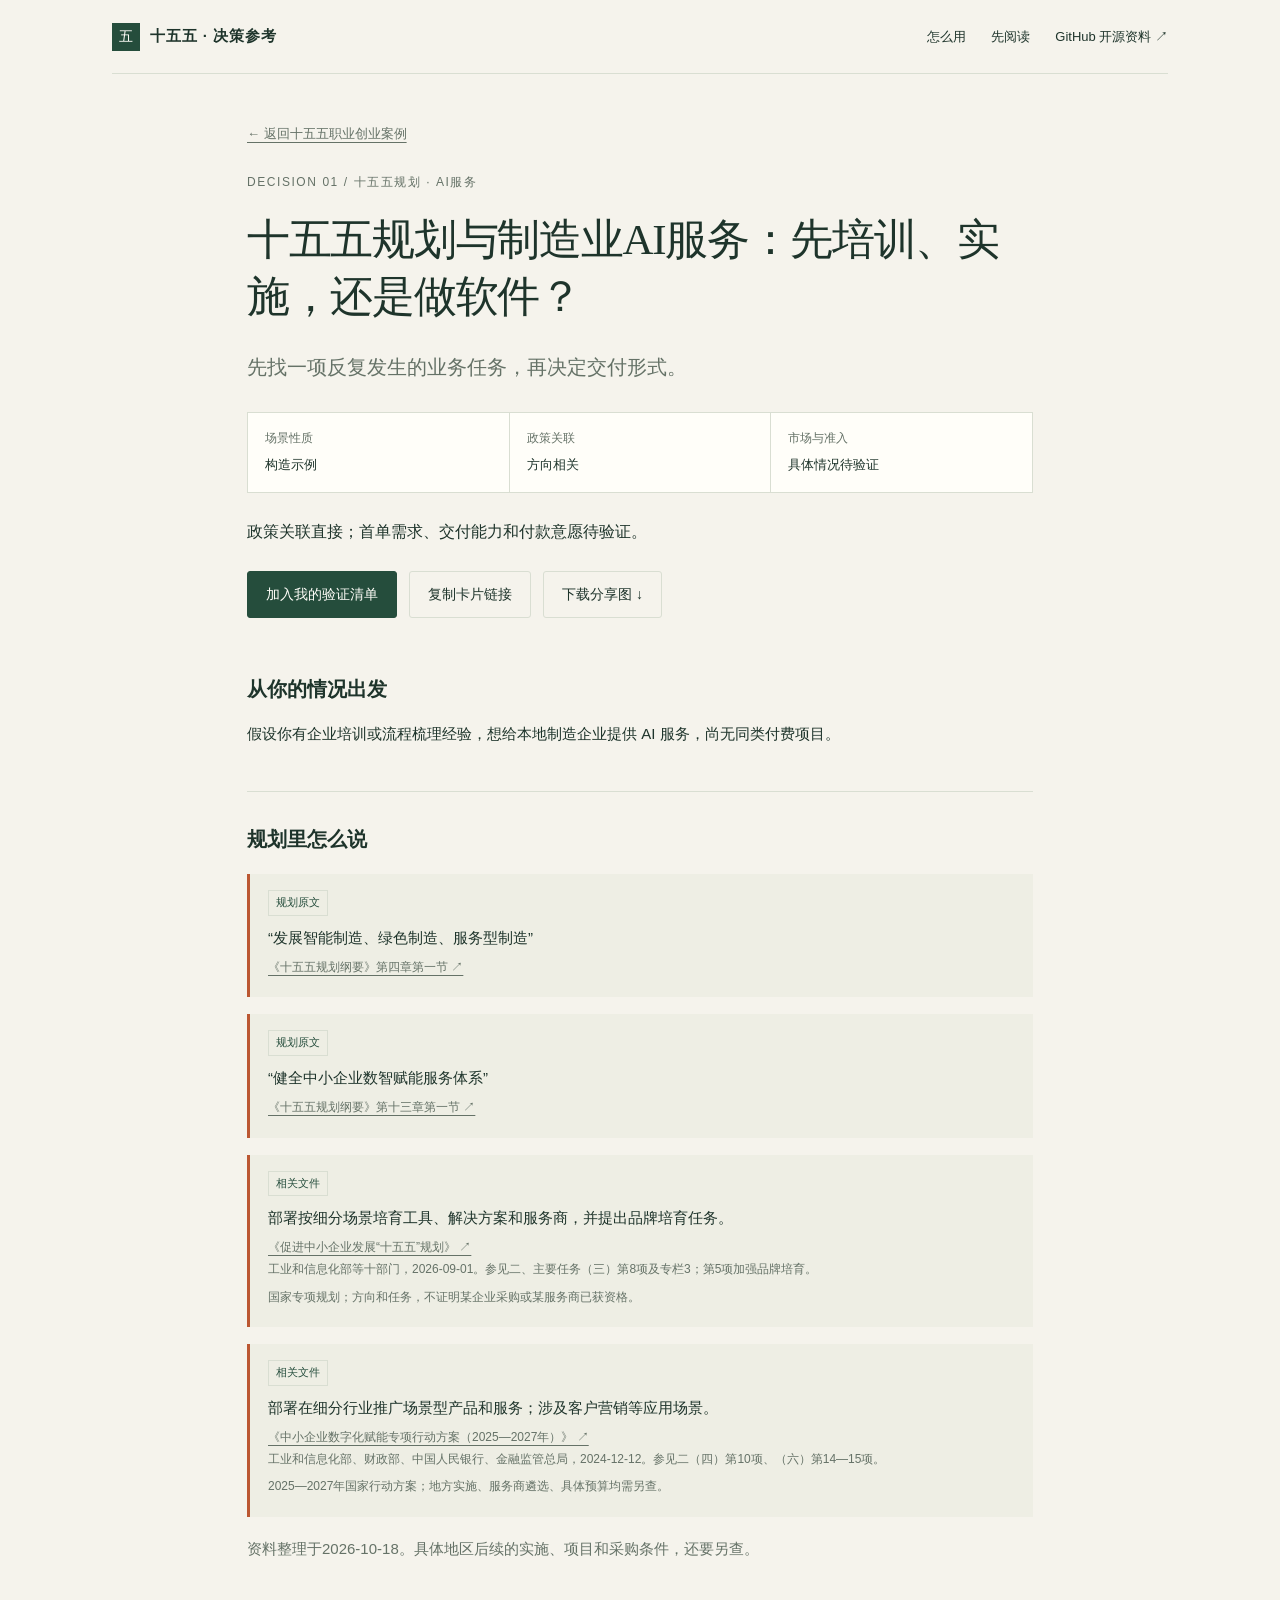
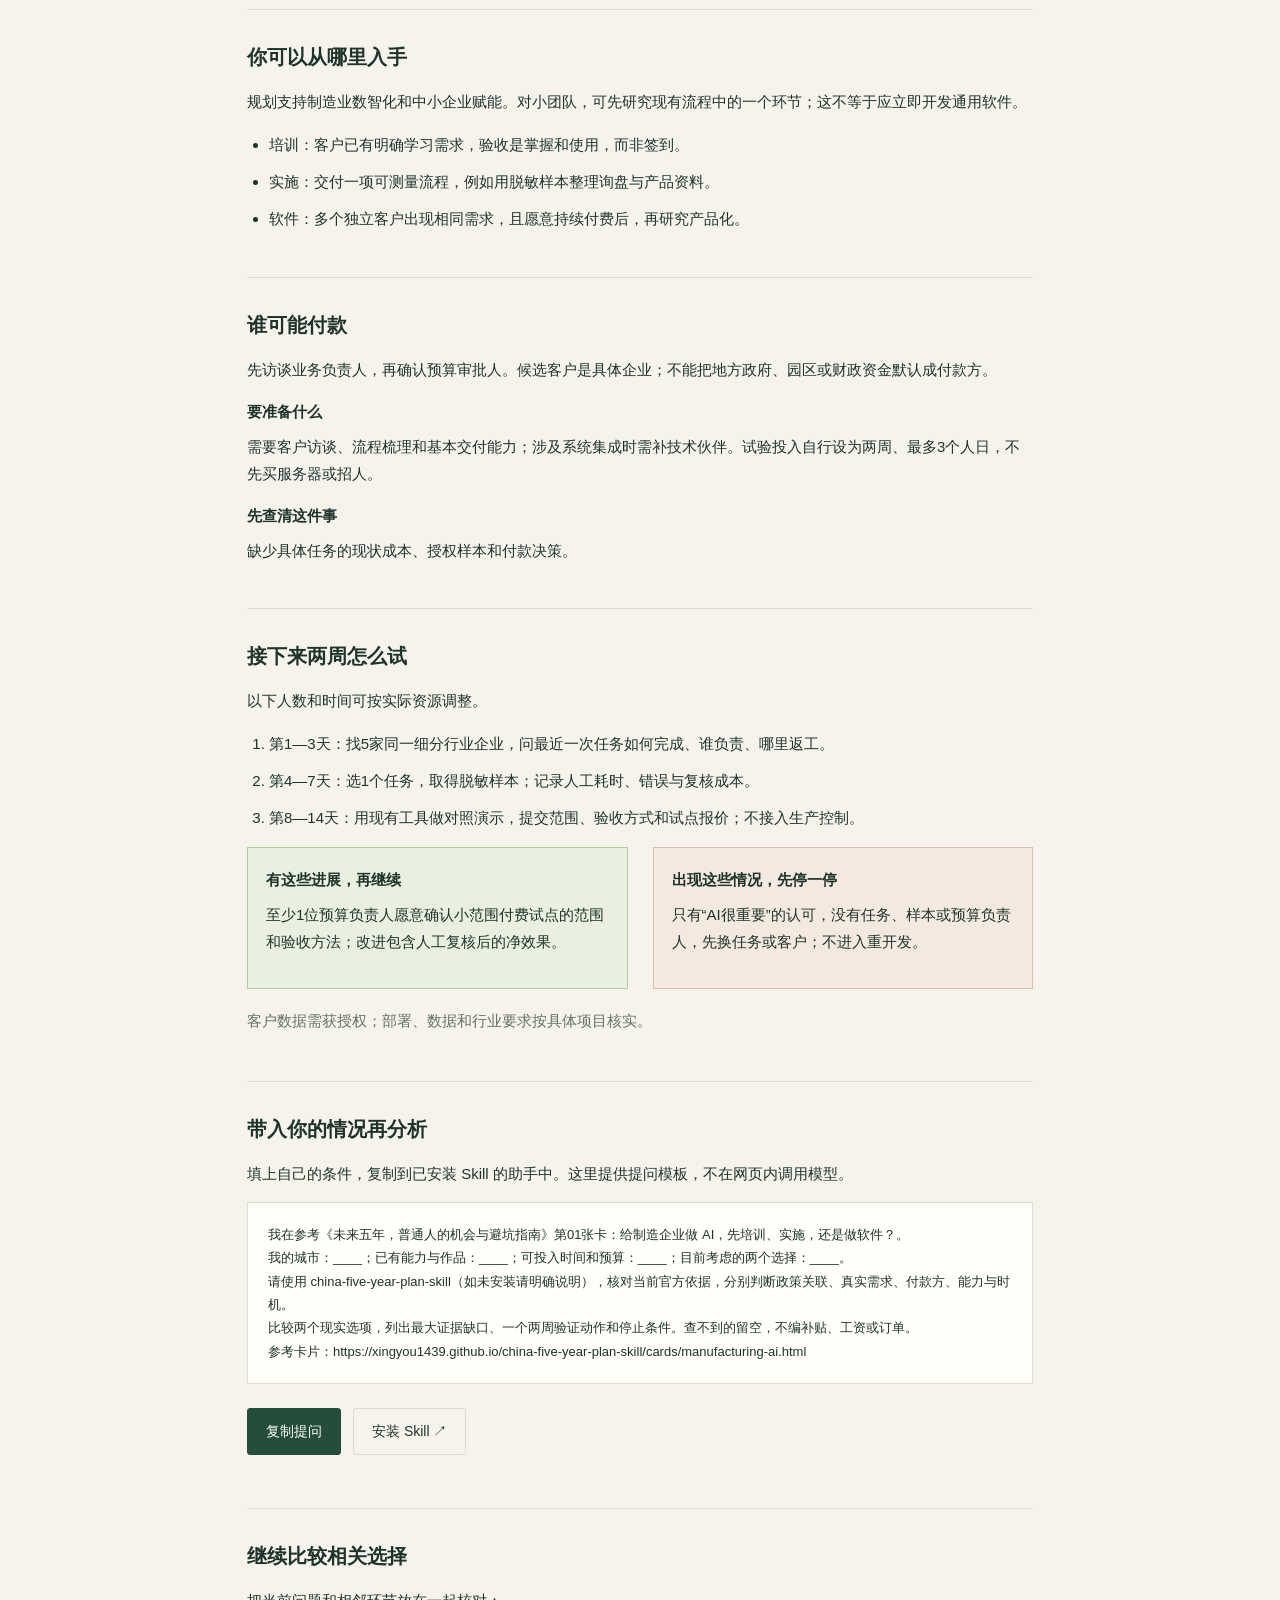
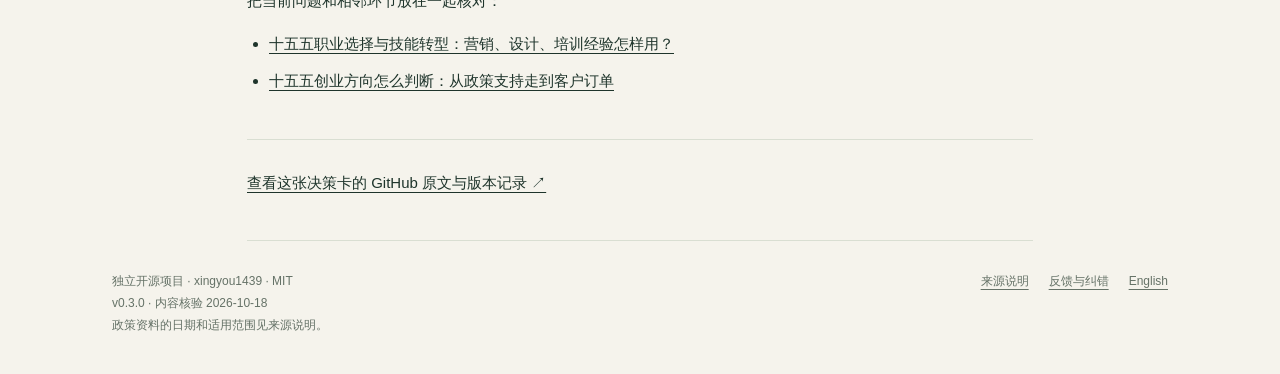
<file: site/cards/manufacturing-ai.html>
<!doctype html>
<html lang="zh-CN"><head><meta charset="utf-8"><meta name="viewport" content="width=device-width, initial-scale=1"><title>十五五规划与制造业AI服务：先培训、实施，还是做软件？</title><meta name="description" content="结合十五五规划的中小企业数智赋能方向，比较AI培训、流程实施与软件产品三种交付方式，梳理客户与付款方、能力门槛及两周验证动作。构造场景，需求与付费意愿待验证。"><meta name="theme-color" content="#254d3c"><link rel="canonical" href="https://xingyou1439.github.io/china-five-year-plan-skill/cards/manufacturing-ai.html"><meta property="og:title" content="十五五规划与制造业AI服务：先培训、实施，还是做软件？"><meta property="og:description" content="结合十五五规划的中小企业数智赋能方向，比较AI培训、流程实施与软件产品三种交付方式，梳理客户与付款方、能力门槛及两周验证动作。构造场景，需求与付费意愿待验证。"><meta property="og:type" content="article"><meta property="og:url" content="https://xingyou1439.github.io/china-five-year-plan-skill/cards/manufacturing-ai.html"><meta property="og:locale" content="zh_CN"><link rel="stylesheet" href="../style.css"></head>
<body><div class="wrap"><header class="topbar"><a class="brand" href="https://xingyou1439.github.io/china-five-year-plan-skill/"><span class="mark">五</span>十五五 · 决策参考</a><nav class="nav" aria-label="主导航"><a href="https://xingyou1439.github.io/china-five-year-plan-skill/#start">怎么用</a><a href="https://xingyou1439.github.io/china-five-year-plan-skill/#downloads">先阅读</a><a class="desktop" href="https://github.com/xingyou1439/china-five-year-plan-skill" target="_blank" rel="noopener">GitHub 开源资料 ↗</a></nav></header></div><main class="wrap detail" data-card="01"><a class="back" href="https://xingyou1439.github.io/china-five-year-plan-skill/#cases">← 返回十五五职业创业案例</a><p class="eyebrow" style="margin:24px 0 0">DECISION 01 / 十五五规划 · AI服务</p><h1>十五五规划与制造业AI服务：先培训、实施，还是做软件？</h1><p class="lead">先找一项反复发生的业务任务，再决定交付形式。</p><div class="status"><div><strong>场景性质</strong>构造示例</div><div><strong>政策关联</strong>方向相关</div><div><strong>市场与准入</strong>具体情况待验证</div></div><p>政策关联直接；首单需求、交付能力和付款意愿待验证。</p><div class="actions"><button class="btn" data-save="01" aria-pressed="false">加入我的验证清单</button><button class="btn secondary" data-share="01">复制卡片链接</button><a class="btn secondary" href="https://github.com/xingyou1439/china-five-year-plan-skill/releases/download/v0.3.0/decision-card-01.png" download>下载分享图 ↓</a></div>
<div class="block"><h2>从你的情况出发</h2><p>假设你有企业培训或流程梳理经验，想给本地制造企业提供 AI 服务，尚无同类付费项目。</p></div>
<div class="block"><h2>规划里怎么说</h2><div class="evidence"><span class="fact-label">规划原文</span><p>“发展智能制造、绿色制造、服务型制造”</p><p class="source"><a href="https://www.bjrd.gov.cn/zyfb/zt/14jqgrd04chybjdbthdztbd/wjbg/202603/t20260314_4557219.html" target="_blank" rel="noopener">《十五五规划纲要》第四章第一节 ↗</a></p></div><div class="evidence"><span class="fact-label">规划原文</span><p>“健全中小企业数智赋能服务体系”</p><p class="source"><a href="https://www.bjrd.gov.cn/zyfb/zt/14jqgrd04chybjdbthdztbd/wjbg/202603/t20260314_4557219.html" target="_blank" rel="noopener">《十五五规划纲要》第十三章第一节 ↗</a></p></div><div class="evidence"><span class="fact-label">相关文件</span><p>部署按细分场景培育工具、解决方案和服务商，并提出品牌培育任务。</p><p class="source"><a href="https://www.bypc.gov.cn/zfxxgk/bmdwxzjd/bmdw/qkjj/fdzdgknr/zczxwdk/art/2026/art_0e79c958171a4d4e8ed7e3a26af99803.html" target="_blank" rel="noopener">《促进中小企业发展“十五五”规划》 ↗</a><br>工业和信息化部等十部门，2026-09-01。参见二、主要任务（三）第8项及专栏3；第5项加强品牌培育。</p><p class="source">国家专项规划；方向和任务，不证明某企业采购或某服务商已获资格。</p></div><div class="evidence"><span class="fact-label">相关文件</span><p>部署在细分行业推广场景型产品和服务；涉及客户营销等应用场景。</p><p class="source"><a href="https://app.www.gov.cn/govdata/gov/202412/14/522696/article.html" target="_blank" rel="noopener">《中小企业数字化赋能专项行动方案（2025—2027年）》 ↗</a><br>工业和信息化部、财政部、中国人民银行、金融监管总局，2024-12-12。参见二（四）第10项、（六）第14—15项。</p><p class="source">2025—2027年国家行动方案；地方实施、服务商遴选、具体预算均需另查。</p></div><p class="boundary">资料整理于2026-10-18。具体地区后续的实施、项目和采购条件，还要另查。</p></div>
<div class="block"><h2>你可以从哪里入手</h2><p>规划支持制造业数智化和中小企业赋能。对小团队，可先研究现有流程中的一个环节；这不等于应立即开发通用软件。</p><ul><li>培训：客户已有明确学习需求，验收是掌握和使用，而非签到。</li><li>实施：交付一项可测量流程，例如用脱敏样本整理询盘与产品资料。</li><li>软件：多个独立客户出现相同需求，且愿意持续付费后，再研究产品化。</li></ul></div>
<div class="block"><h2>谁可能付款</h2><p>先访谈业务负责人，再确认预算审批人。候选客户是具体企业；不能把地方政府、园区或财政资金默认成付款方。</p><h3>要准备什么</h3><p>需要客户访谈、流程梳理和基本交付能力；涉及系统集成时需补技术伙伴。试验投入自行设为两周、最多3个人日，不先买服务器或招人。</p><h3>先查清这件事</h3><p>缺少具体任务的现状成本、授权样本和付款决策。</p></div>
<div class="block"><h2>接下来两周怎么试</h2><p>以下人数和时间可按实际资源调整。</p><ol><li>第1—3天：找5家同一细分行业企业，问最近一次任务如何完成、谁负责、哪里返工。</li><li>第4—7天：选1个任务，取得脱敏样本；记录人工耗时、错误与复核成本。</li><li>第8—14天：用现有工具做对照演示，提交范围、验收方式和试点报价；不接入生产控制。</li></ol><div class="twocol"><div class="good"><h3>有这些进展，再继续</h3><p>至少1位预算负责人愿意确认小范围付费试点的范围和验收方法；改进包含人工复核后的净效果。</p></div><div class="stop"><h3>出现这些情况，先停一停</h3><p>只有“AI很重要”的认可，没有任务、样本或预算负责人，先换任务或客户；不进入重开发。</p></div></div><p class="boundary">客户数据需获授权；部署、数据和行业要求按具体项目核实。</p></div>
<div class="block"><h2>带入你的情况再分析</h2><p>填上自己的条件，复制到已安装 Skill 的助手中。这里提供提问模板，不在网页内调用模型。</p><pre class="prompt" id="prompt-01">我在参考《未来五年，普通人的机会与避坑指南》第01张卡：给制造企业做 AI，先培训、实施，还是做软件？。
我的城市：____；已有能力与作品：____；可投入时间和预算：____；目前考虑的两个选择：____。
请使用 china-five-year-plan-skill（如未安装请明确说明），核对当前官方依据，分别判断政策关联、真实需求、付款方、能力与时机。
比较两个现实选项，列出最大证据缺口、一个两周验证动作和停止条件。查不到的留空，不编补贴、工资或订单。
参考卡片：https://xingyou1439.github.io/china-five-year-plan-skill/cards/manufacturing-ai.html</pre><div class="actions"><button class="btn" data-prompt="01">复制提问</button><a class="btn secondary" href="https://github.com/xingyou1439/china-five-year-plan-skill#安装与使用">安装 Skill ↗</a></div></div><div class="block"><h2>继续比较相关选择</h2><p>把当前问题和相邻环节放在一起核对：</p><ul><li><a href="skills-transfer.html">十五五职业选择与技能转型：营销、设计、培训经验怎样用？</a></li><li><a href="policy-to-order.html">十五五创业方向怎么判断：从政策支持走到客户订单</a></li></ul></div><div class="block"><p><a href="https://github.com/xingyou1439/china-five-year-plan-skill/blob/codex/initial-release/guide/card-01.md">查看这张决策卡的 GitHub 原文与版本记录 ↗</a></p></div></main><div class="wrap"><footer class="footer"><p>独立开源项目 · xingyou1439 · MIT<br>v0.3.0 · 内容核验 2026-10-18<br>政策资料的日期和适用范围见来源说明。</p><div class="footer-links"><a href="https://github.com/xingyou1439/china-five-year-plan-skill/blob/codex/initial-release/SOURCE_NOTICE.md">来源说明</a><a href="https://github.com/xingyou1439/china-five-year-plan-skill/issues/new?template=guide-feedback.yml">反馈与纠错</a><a href="https://github.com/xingyou1439/china-five-year-plan-skill/blob/codex/initial-release/README.en.md">English</a></div></footer></div><script id="guide-data" type="application/json">{"version": "0.3.0", "title": "未来五年，普通人的机会与避坑指南", "subtitle": "基于十五五规划的职业与小生意决策参考", "author": "xingyou1439", "reviewed": "2026-10-18", "scope": "5个构造场景；政策引文已核对，商业需求与个人适配未实证。", "source_url": "https://www.bjrd.gov.cn/zyfb/zt/14jqgrd04chybjdbthdztbd/wjbg/202603/t20260314_4557219.html", "reader_url": "https://xingyou1439.github.io/china-five-year-plan-skill/", "repository": "https://github.com/xingyou1439/china-five-year-plan-skill", "cards": [{"id": "01", "slug": "manufacturing-ai", "topic": "AI服务", "audience": ["培训与咨询", "技术与交付"], "title": "给制造企业做 AI，先培训、实施，还是做软件？", "short_title": "制造业 AI，先卖哪一步", "lead": "先找一项反复发生的业务任务，再决定交付形式。", "situation": "假设你有企业培训或流程梳理经验，想给本地制造企业提供 AI 服务，尚无同类付费项目。", "judgment": "政策关联直接；首单需求、交付能力和付款意愿待验证。", "policy_ids": ["P03", "P07"], "chapter": "第四章第一节；第十三章第一节", "update_ids": ["U01", "U04"], "interpretation": "规划支持制造业数智化和中小企业赋能。对小团队，可先研究现有流程中的一个环节；这不等于应立即开发通用软件。", "roles": ["培训：客户已有明确学习需求，验收是掌握和使用，而非签到。", "实施：交付一项可测量流程，例如用脱敏样本整理询盘与产品资料。", "软件：多个独立客户出现相同需求，且愿意持续付费后，再研究产品化。"], "payer": "先访谈业务负责人，再确认预算审批人。候选客户是具体企业；不能把地方政府、园区或财政资金默认成付款方。", "capability": "需要客户访谈、流程梳理和基本交付能力；涉及系统集成时需补技术伙伴。试验投入自行设为两周、最多3个人日，不先买服务器或招人。", "gap": "缺少具体任务的现状成本、授权样本和付款决策。", "steps": ["第1—3天：找5家同一细分行业企业，问最近一次任务如何完成、谁负责、哪里返工。", "第4—7天：选1个任务，取得脱敏样本；记录人工耗时、错误与复核成本。", "第8—14天：用现有工具做对照演示，提交范围、验收方式和试点报价；不接入生产控制。"], "success": "至少1位预算负责人愿意确认小范围付费试点的范围和验收方法；改进包含人工复核后的净效果。", "stop": "只有“AI很重要”的认可，没有任务、样本或预算负责人，先换任务或客户；不进入重开发。", "boundary": "客户数据需获授权；部署、数据和行业要求按具体项目核实。", "share_line": "先卖一个能验收的改善，再决定做成什么产品。", "seo_title": "十五五规划与制造业AI服务：先培训、实施，还是做软件？", "seo_description": "结合十五五规划的中小企业数智赋能方向，比较AI培训、流程实施与软件产品三种交付方式，梳理客户与付款方、能力门槛及两周验证动作。构造场景，需求与付费意愿待验证。", "related_ids": ["05", "04"]}, {"id": "02", "slug": "robotics-services", "topic": "机器人", "audience": ["技术与交付", "行业从业者"], "title": "不会造机器人，小团队能参与哪一段？", "short_title": "不会造机器人，先找场景", "lead": "从用户现场的一项任务入手，寻找已有交付链条中的缺口。", "situation": "假设你熟悉某类工厂或仓储现场，但没有整机研发能力，也没有机器人部署履历。", "judgment": "方向相关；参与位置取决于现场知识、专业能力及已有供应商关系。", "policy_ids": ["P04", "P05"], "chapter": "第五章第一节、第二节", "update_ids": ["U02"], "interpretation": "国家部署真实场景、联合体和应用验证。可研究场景整理、流程文档、数据质量辅助和验收记录等服务；这些角色是本项目推导，并非官方指定给个人的机会。", "roles": ["现场梳理：把任务、环境、例外情况和验收方式写清楚。", "交付辅助：为已有集成商提供经其确认的流程文档或测试记录。", "专业技术服务：具备相应能力后，再研究部署、数据或运维任务。"], "payer": "候选付款方是整机企业、集成商或具体场景用户。逐家确认谁采购、按什么验收；不能把专项行动当成现成订单。", "capability": "需有现场进入条件、基础行业知识和安全意识。试验设为两周、最多3个人日，仅做访谈和文档样本，不购置机器人。", "gap": "哪一家已有项目、需要外部服务、允许你接触哪些场景和资料？", "steps": ["第1—3天：找3家相关集成商或整机企业，以及2家场景用户，核实真实项目阶段。", "第4—7天：选1项已有任务，整理流程、异常和验收记录样表。", "第8—14天：请项目负责人评审样表，询问可外包范围、供应商要求和采购方式。"], "success": "至少1个真实项目负责人确认具体交付缺口，并愿意讨论采购条件或样本评审。", "stop": "只有展会演示和宣传需求，无法定位用户现场、负责人或交付要求，暂停投入。", "boundary": "现场作业、设备操作、数据采集需另行授权和能力核验；不把流程文档服务冒充安全认证。", "share_line": "先找到机器人真正干活的地方，再找你能交付的一段。", "seo_title": "十五五机器人方向：不会造机器人，小团队能参与哪一段？", "seo_description": "从十五五规划的应用场景与产业发展方向出发，研究机器人现场梳理、流程文档和交付辅助等候选服务，核查采购方、能力门槛和项目条件。构造场景，不代表已有订单。", "related_ids": ["04", "05"]}, {"id": "03", "slug": "eldercare-payer", "topic": "养老服务", "audience": ["行业从业者", "培训与咨询"], "title": "想做养老业务，老人、子女、机构，谁会付钱？", "short_title": "养老需求，先画付款关系", "lead": "把使用者、决策者、付款者和结算者分开写。", "situation": "假设你想提供适老服务、机构运营支持或数字工具，尚未确定具体服务项目和经营地区。", "judgment": "政策方向直接相关；具体项目的支付、准入和持续经营条件待验证。", "policy_ids": ["P22"], "chapter": "第四十章第一节", "update_ids": ["U03"], "interpretation": "养老方向包含不同的服务与支付路径。深圳案例说明消费补贴还要经过对象、项目、机构、凭证和结算等环节；不能据此推断所有养老产品都有补贴。", "roles": ["家庭自费：使用者可能是老人，决策和付费也可能由子女承担，需逐案确认。", "机构采购：为已有机构提供一个明确运营或工具服务，按机构采购流程核实。", "政策相关服务：先核对当地对象、服务清单、机构条件与核销流程，再讨论进入。"], "payer": "绘出使用者→购买决策者→实际付款者→审核结算方。深圳2026年案例有电子消费券抵扣和审核结算，不能视作服务商无条件领取补贴。", "capability": "需了解实际照护场景及服务责任。试验设为两周、最多3个人日，先访谈，不先租场地；专业照护任务需相应专业能力。", "gap": "具体服务是否有人自费购买、机构愿不愿采购，以及回款时间是否能承受？", "steps": ["第1—3天：选1座城市、1种具体服务，查当地现行规则及服务机构申报条件。", "第4—7天：在知情同意下，访谈3户相关家庭、2家机构，不收集病历和证件。", "第8—14天：分别画自费与机构采购路径，核实单次服务成本、凭证和回款条件。"], "success": "至少1条支付路径中的决策人确认需求、采购条件及可接受的价格形成方式。", "stop": "只有“老龄化一定有需求”的判断，或主要靠尚未确认的补贴维持收入，暂缓启动。", "boundary": "深圳文件仅作地区案例，不证明你的地区、主体或服务已具备资格；照护与医疗活动分别核实。", "share_line": "先说清谁使用、谁决定、谁付钱，再谈银发经济。", "seo_title": "十五五养老服务创业：老人、子女、机构，谁会付钱？", "seo_description": "结合十五五养老服务方向与有日期和地区边界的实施案例，区分使用者、决策者、付款方和结算方，研究自费与机构采购路径。具体地区资格、需求和回款条件待验证。", "related_ids": ["04", "05"]}, {"id": "04", "slug": "policy-to-order", "topic": "选方向", "audience": ["准备创业", "行业从业者", "技术与交付", "培训与咨询"], "title": "国家支持的行业，为什么你仍然接不到订单？", "short_title": "从政策方向，走到真实订单", "lead": "方向之后，还有项目、采购、角色与交付条件。", "situation": "假设你看到一个行业进入规划，准备投入时间或资金，但没有明确客户和采购证据。", "judgment": "能确认方向；当前订单与个人适配证据不足。", "policy_ids": ["P01", "P02"], "chapter": "第六十二章第一节、第二节", "update_ids": [], "interpretation": "年度计划和具体工作安排是从国家方向追踪落实的线索。产业发展任务的推进方式，不等于给每个参与者分配预算或订单。", "roles": ["查执行：把国家方向继续追到地方年度安排和实际责任主体。", "查采购：找到具体购买任务、预算来源、采购条件或真实客户访谈。", "查位置：明确自己交付什么、与谁竞争、什么情况下拿不到这单。"], "payer": "逐项填：谁发起、谁使用、谁验收、谁审批付款。没有答案时，付款方仍是未知。", "capability": "需要基本检索、访谈与成本估算。试验设为两周、最多2个人日；先核实一个小任务，不为一个产业大词建团队。", "gap": "政策目标→实施工具→具体项目→采购需求→可进入角色，哪一段尚无证据？", "steps": ["第1—3天：选1项方向，找到对应地方部门或具体企业，不广泛堆资料。", "第4—7天：核验1份现行项目或采购文件，或取得1次预算负责人访谈记录。", "第8—14天：对照资格、范围、验收和回款条件，写出能进入与不能进入的理由。"], "success": "至少连通一条有出处的实施链，并定位可接触的真实付款决策人；未连通的环节如实留空。", "stop": "始终只有规划、新闻和券商观点，找不到项目与客户，降为观察方向。", "boundary": "采购公告也不等于你符合投标条件，更不等于已经中标；不代写虚构资质。", "share_line": "政策方向是检索起点；先把通向客户的链条补齐。", "seo_title": "十五五创业方向怎么判断：从政策支持走到客户订单", "seo_description": "怎样把十五五规划中的行业方向拆到实施项目、采购主体、客户与可交付任务？用五个问题识别创业判断的证据缺口，并设计两周验证与停止条件。", "related_ids": ["01", "03"]}, {"id": "05", "slug": "skills-transfer", "topic": "技能迁移", "audience": ["培训与咨询", "准备创业", "行业从业者"], "title": "已有营销、设计或培训经验，怎样参与新方向？", "short_title": "先迁移能力，再决定转行", "lead": "先换一个客户任务，做出样本，再决定是否彻底转行。", "situation": "假设你有营销、设计或培训履历，想进入新的产业客户群，但缺少行业项目。", "judgment": "服务能力与政策方向有条件关联；个人适配须用样本和客户反馈验证。", "policy_ids": ["P06", "P23"], "chapter": "第六章第一节；第四十一章第二节", "update_ids": ["U01"], "interpretation": "规划支持生产性服务业与制造业融合及职业技能培训。品牌、设计、培训可作为候选服务，但具体岗位需求、工资和客户付费不能从规划直接推出。", "roles": ["营销经验：研究某类工业产品的客户访谈和案例表达，避免先承诺获客效果。", "设计经验：研究产品说明、培训材料与界面信息呈现；技术规格需客户确认。", "培训经验：围绕一个真实岗位任务做练习和评估，先确认企业愿意采用。"], "payer": "候选付款方是具体企业的市场、业务或培训负责人；先确认谁有预算。已有关系不等于新的任务会采购。", "capability": "盘点已交付作品、可证明能力和行业知识缺口。试验设为两周、最多3个人日；不先辞职、不先报长期培训班。", "gap": "新客户为什么选你？行业术语、工作流程和验收要求，哪部分还不会？", "steps": ["第1—3天：列3项可证明能力，选1个细分行业，访谈3位相关负责人。", "第4—7天：用公开或获授权的脱敏材料，做1个针对真实任务的样本。", "第8—14天：让目标客户指出错误并评审，提交一个范围明确的付费试点方案。"], "success": "至少1位负责人愿意把样本用于真实任务评审，并讨论范围和预算；不以点赞作为需求证明。", "stop": "只有同行夸奖、无法通过行业评审，先补知识或调整客户；不因热点彻底转行。", "boundary": "构造样本应注明演示性质，不把示例公司或模拟结果写成客户案例。", "share_line": "带着已有交付能力进入新客户场景，再补行业知识。", "seo_title": "十五五职业选择与技能转型：营销、设计、培训经验怎样用？", "seo_description": "结合十五五规划，研究营销、设计和培训经验如何迁移到新的客户任务，盘点可证明能力、行业知识和付款方，再用样本评审验证方向。构造示例，不承诺岗位或收入。", "related_ids": ["01", "02"]}], "updates": [{"id": "U01", "title": "促进中小企业发展“十五五”规划", "issuer": "工业和信息化部等十部门", "document_date": "2026-09-01", "retrieved": "2026-10-18", "url": "https://www.bypc.gov.cn/zfxxgk/bmdwxzjd/bmdw/qkjj/fdzdgknr/zczxwdk/art/2026/art_0e79c958171a4d4e8ed7e3a26af99803.html", "host": "北京市昌平区政府转载全文", "locator": "二、主要任务（三）第8项及专栏3；第5项加强品牌培育", "quote": "体系化培育一批面向中小企业典型应用场景的专业化工具产品、解决方案和服务商。", "summary": "部署按细分场景培育工具、解决方案和服务商，并提出品牌培育任务。", "scope": "国家专项规划；方向和任务，不证明某企业采购或某服务商已获资格。"}, {"id": "U02", "title": "两部门关于联合开展2026年度人形机器人与具身智能实景实训专项行动的通知", "issuer": "工业和信息化部办公厅、国务院国资委办公厅", "document_date": "2026-06-03", "published": "2026-06-08", "retrieved": "2026-10-18", "url": "https://www.miit.gov.cn/zwgk/zcwj/wjfb/tz/art/2026/art_f291ccd3da4c47ce95741de63cc088e6.html", "host": "工业和信息化部", "locator": "二、主要任务（二）（三）（四）", "quote": "支持以用户单位、整机企业（或应用服务商）为主体", "summary": "围绕真实场景开展联合体协作、数据治理与应用验证。", "scope": "通知列明的地区、有关央企及参考开展工作的主体；不证明个人可以直接承接。工作计划报送节点已过，不作为当前开放申报入口。"}, {"id": "U03", "title": "深圳市民政局关于向中度以上失能老年人发放养老服务消费补贴工作的通告", "issuer": "深圳市民政局", "document_date": "2026-01-23", "retrieved": "2026-10-18", "url": "https://www.sz.gov.cn/cn/xxgk/zfxxgj/tzgg/content/post_12614426.html", "host": "深圳市政府", "locator": "一、实施周期；二、补贴内容；三（四）服务供给与核销、（五）资金结算；附件2", "quote": "养老服务消费补贴原则上每月结算一次。", "summary": "在规定对象、项目与机构条件下，通过电子消费券抵扣，按流程上传凭证并审核结算。", "scope": "深圳2026年项目；不可外推全国、所有老人、所有服务或所有机构。未核实具体经营者入库资格。"}, {"id": "U04", "title": "中小企业数字化赋能专项行动方案（2025—2027年）", "issuer": "工业和信息化部、财政部、中国人民银行、金融监管总局", "document_date": "2024-12-12", "retrieved": "2026-10-18", "url": "https://app.www.gov.cn/govdata/gov/202412/14/522696/article.html", "host": "中国政府网转载工信部原文", "locator": "二（四）第10项、（六）第14—15项", "quote": "培育一批“小快轻准”数字化产品和解决方案", "summary": "部署在细分行业推广场景型产品和服务；涉及客户营销等应用场景。", "scope": "2025—2027年国家行动方案；地方实施、服务商遴选、具体预算均需另查。"}], "seo_title": "十五五规划解读与职业创业选择｜未来五年机会与避坑指南", "seo_description": "免费的双语 AI Skill，结合十三五、十四五与十五五规划，分析职业、技能学习、创业和项目选择。带入自己的情况提问，获得有政策出处的判断与下一步建议；也可先阅读案例和短版 PDF。"}</script><script src="../app.js" defer></script><div id="toast" class="toast" role="status" hidden></div></body></html>
</file>
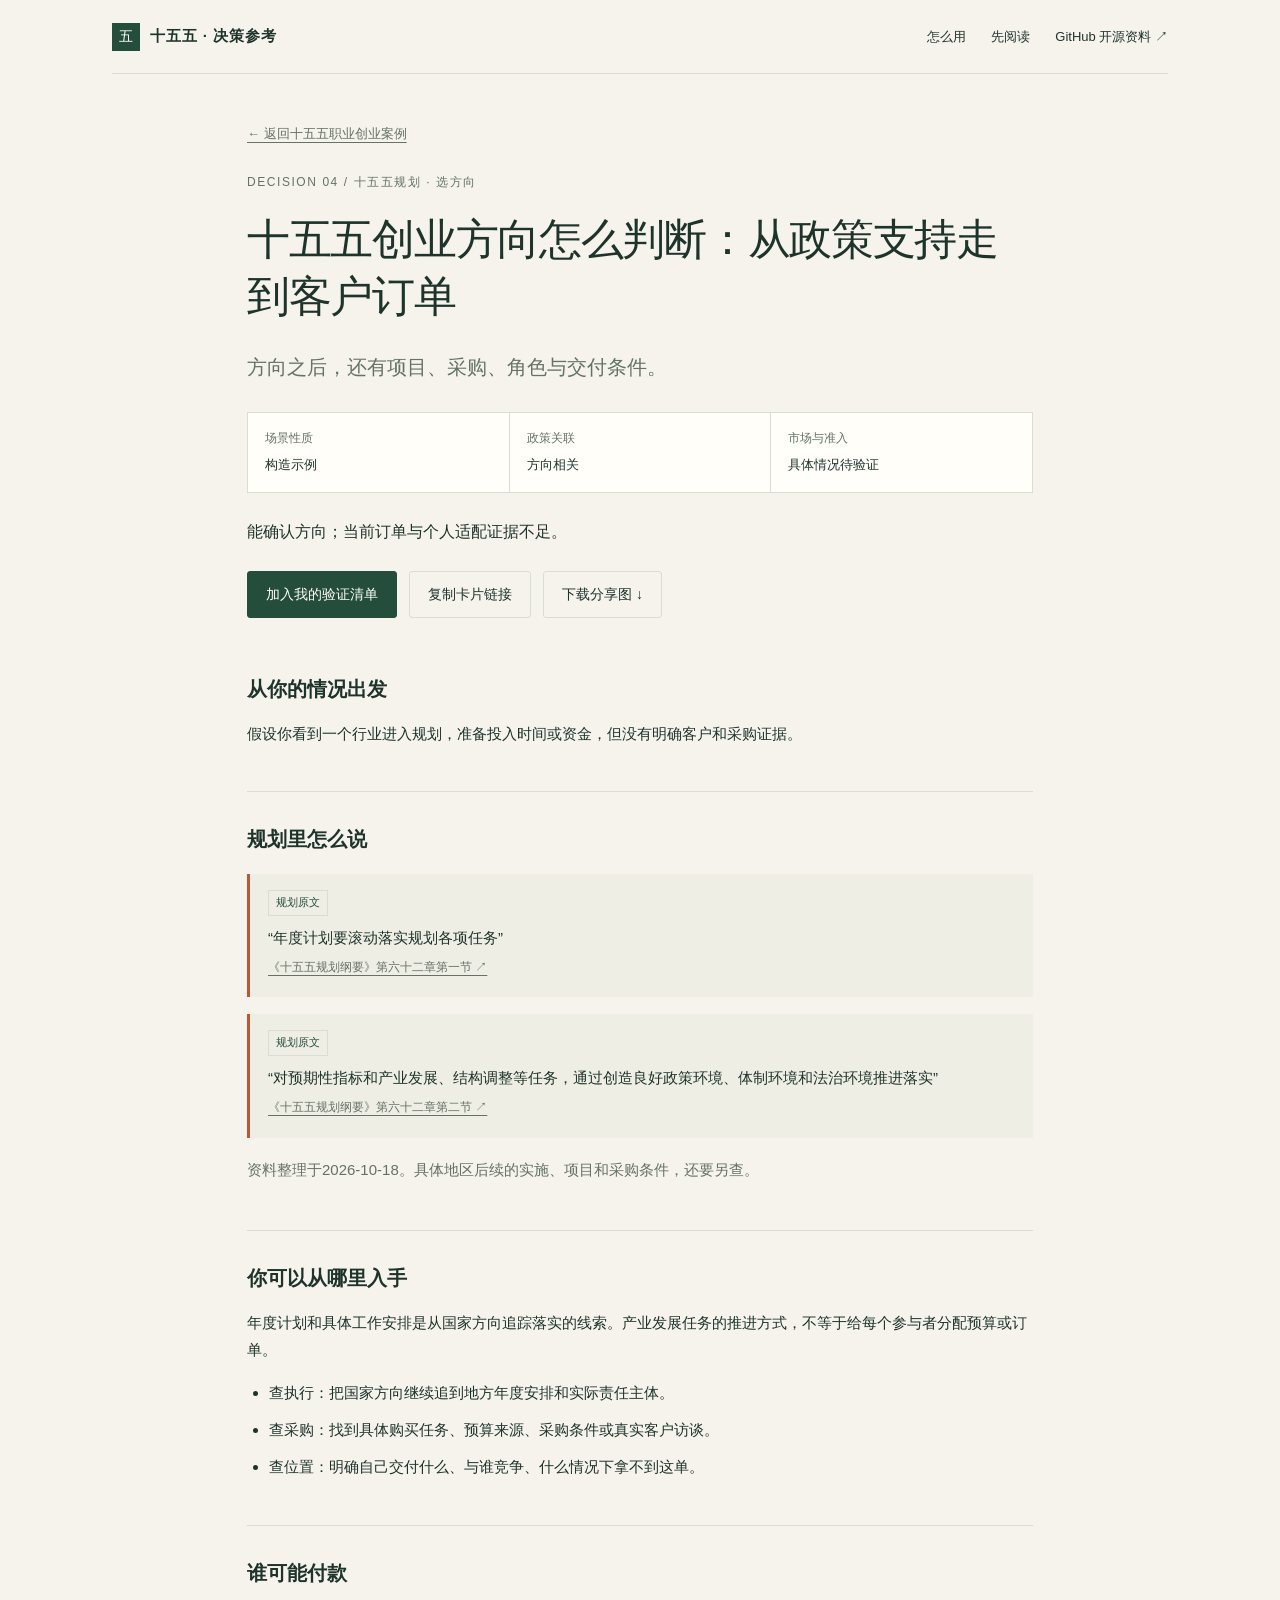
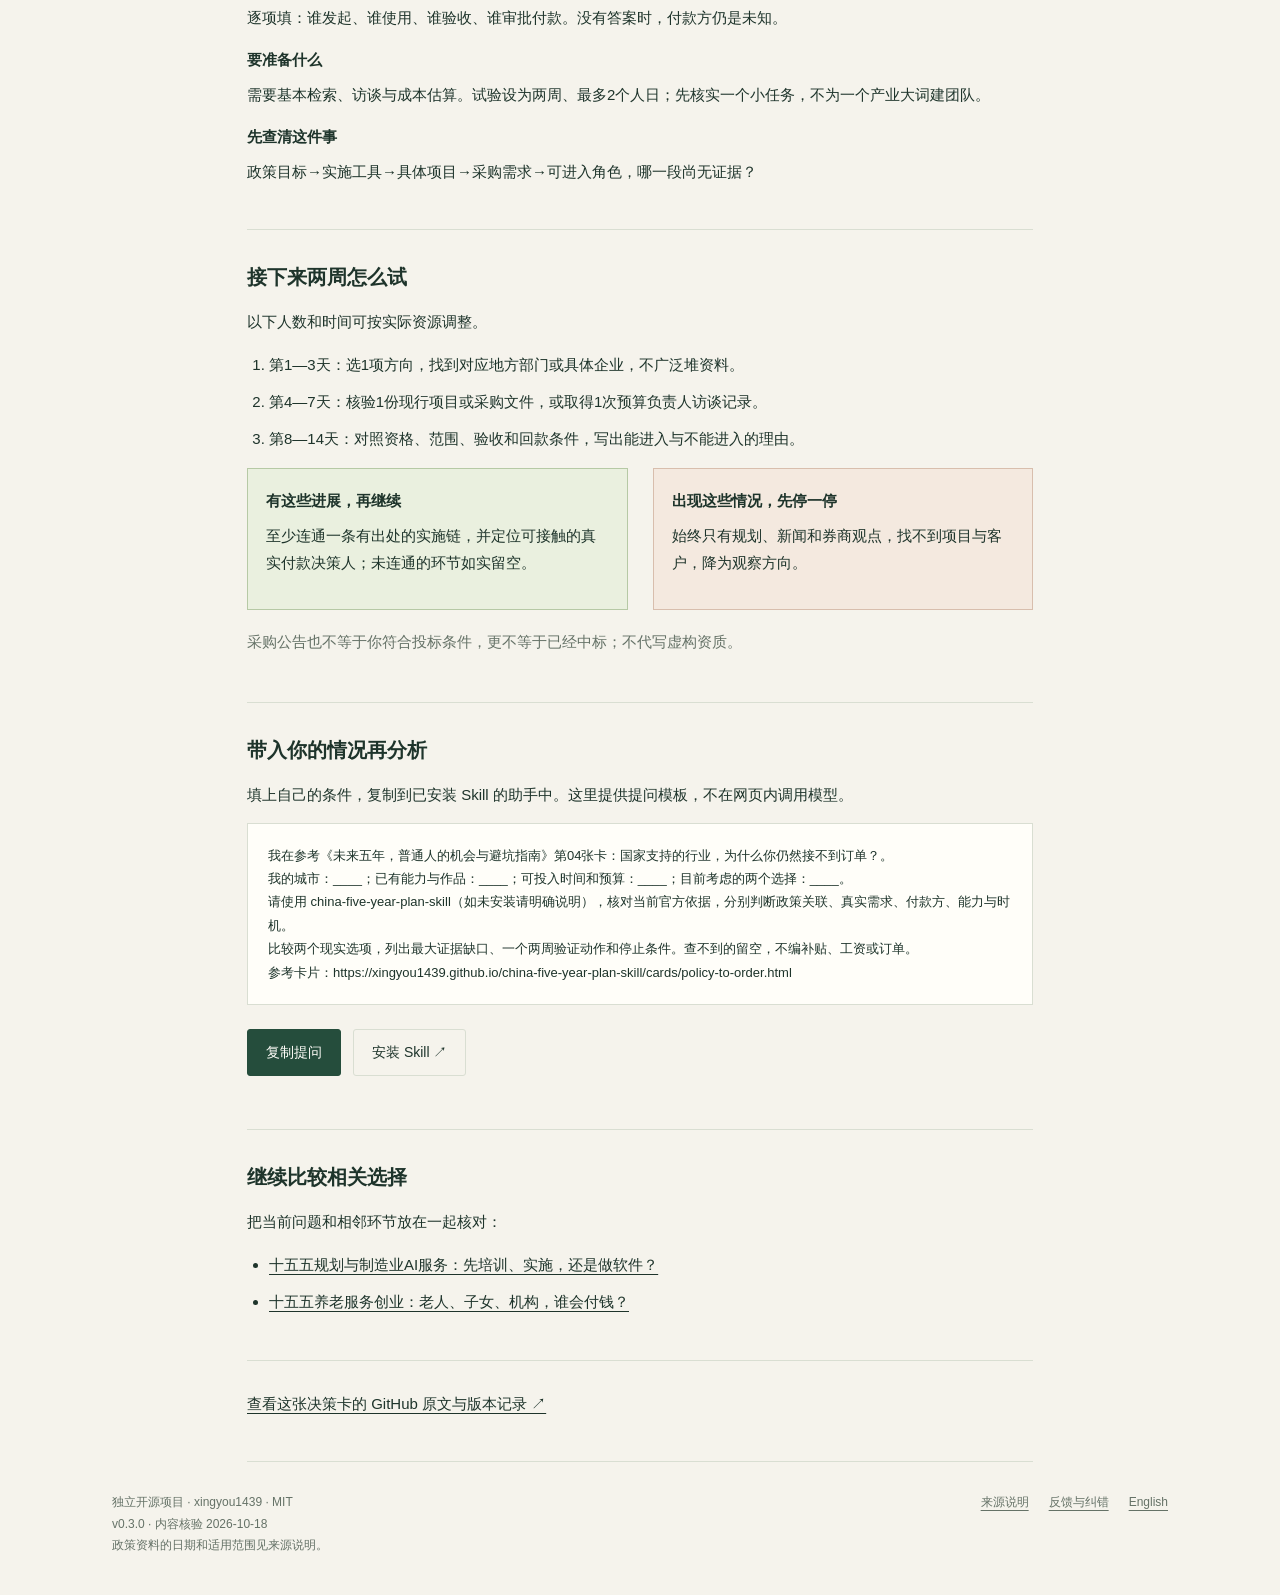
<file: site/cards/policy-to-order.html>
<!doctype html>
<html lang="zh-CN"><head><meta charset="utf-8"><meta name="viewport" content="width=device-width, initial-scale=1"><title>十五五创业方向怎么判断：从政策支持走到客户订单</title><meta name="description" content="怎样把十五五规划中的行业方向拆到实施项目、采购主体、客户与可交付任务？用五个问题识别创业判断的证据缺口，并设计两周验证与停止条件。"><meta name="theme-color" content="#254d3c"><link rel="canonical" href="https://xingyou1439.github.io/china-five-year-plan-skill/cards/policy-to-order.html"><meta property="og:title" content="十五五创业方向怎么判断：从政策支持走到客户订单"><meta property="og:description" content="怎样把十五五规划中的行业方向拆到实施项目、采购主体、客户与可交付任务？用五个问题识别创业判断的证据缺口，并设计两周验证与停止条件。"><meta property="og:type" content="article"><meta property="og:url" content="https://xingyou1439.github.io/china-five-year-plan-skill/cards/policy-to-order.html"><meta property="og:locale" content="zh_CN"><link rel="stylesheet" href="../style.css"></head>
<body><div class="wrap"><header class="topbar"><a class="brand" href="https://xingyou1439.github.io/china-five-year-plan-skill/"><span class="mark">五</span>十五五 · 决策参考</a><nav class="nav" aria-label="主导航"><a href="https://xingyou1439.github.io/china-five-year-plan-skill/#start">怎么用</a><a href="https://xingyou1439.github.io/china-five-year-plan-skill/#downloads">先阅读</a><a class="desktop" href="https://github.com/xingyou1439/china-five-year-plan-skill" target="_blank" rel="noopener">GitHub 开源资料 ↗</a></nav></header></div><main class="wrap detail" data-card="04"><a class="back" href="https://xingyou1439.github.io/china-five-year-plan-skill/#cases">← 返回十五五职业创业案例</a><p class="eyebrow" style="margin:24px 0 0">DECISION 04 / 十五五规划 · 选方向</p><h1>十五五创业方向怎么判断：从政策支持走到客户订单</h1><p class="lead">方向之后，还有项目、采购、角色与交付条件。</p><div class="status"><div><strong>场景性质</strong>构造示例</div><div><strong>政策关联</strong>方向相关</div><div><strong>市场与准入</strong>具体情况待验证</div></div><p>能确认方向；当前订单与个人适配证据不足。</p><div class="actions"><button class="btn" data-save="04" aria-pressed="false">加入我的验证清单</button><button class="btn secondary" data-share="04">复制卡片链接</button><a class="btn secondary" href="https://github.com/xingyou1439/china-five-year-plan-skill/releases/download/v0.3.0/decision-card-04.png" download>下载分享图 ↓</a></div>
<div class="block"><h2>从你的情况出发</h2><p>假设你看到一个行业进入规划，准备投入时间或资金，但没有明确客户和采购证据。</p></div>
<div class="block"><h2>规划里怎么说</h2><div class="evidence"><span class="fact-label">规划原文</span><p>“年度计划要滚动落实规划各项任务”</p><p class="source"><a href="https://www.bjrd.gov.cn/zyfb/zt/14jqgrd04chybjdbthdztbd/wjbg/202603/t20260314_4557219.html" target="_blank" rel="noopener">《十五五规划纲要》第六十二章第一节 ↗</a></p></div><div class="evidence"><span class="fact-label">规划原文</span><p>“对预期性指标和产业发展、结构调整等任务，通过创造良好政策环境、体制环境和法治环境推进落实”</p><p class="source"><a href="https://www.bjrd.gov.cn/zyfb/zt/14jqgrd04chybjdbthdztbd/wjbg/202603/t20260314_4557219.html" target="_blank" rel="noopener">《十五五规划纲要》第六十二章第二节 ↗</a></p></div><p class="boundary">资料整理于2026-10-18。具体地区后续的实施、项目和采购条件，还要另查。</p></div>
<div class="block"><h2>你可以从哪里入手</h2><p>年度计划和具体工作安排是从国家方向追踪落实的线索。产业发展任务的推进方式，不等于给每个参与者分配预算或订单。</p><ul><li>查执行：把国家方向继续追到地方年度安排和实际责任主体。</li><li>查采购：找到具体购买任务、预算来源、采购条件或真实客户访谈。</li><li>查位置：明确自己交付什么、与谁竞争、什么情况下拿不到这单。</li></ul></div>
<div class="block"><h2>谁可能付款</h2><p>逐项填：谁发起、谁使用、谁验收、谁审批付款。没有答案时，付款方仍是未知。</p><h3>要准备什么</h3><p>需要基本检索、访谈与成本估算。试验设为两周、最多2个人日；先核实一个小任务，不为一个产业大词建团队。</p><h3>先查清这件事</h3><p>政策目标→实施工具→具体项目→采购需求→可进入角色，哪一段尚无证据？</p></div>
<div class="block"><h2>接下来两周怎么试</h2><p>以下人数和时间可按实际资源调整。</p><ol><li>第1—3天：选1项方向，找到对应地方部门或具体企业，不广泛堆资料。</li><li>第4—7天：核验1份现行项目或采购文件，或取得1次预算负责人访谈记录。</li><li>第8—14天：对照资格、范围、验收和回款条件，写出能进入与不能进入的理由。</li></ol><div class="twocol"><div class="good"><h3>有这些进展，再继续</h3><p>至少连通一条有出处的实施链，并定位可接触的真实付款决策人；未连通的环节如实留空。</p></div><div class="stop"><h3>出现这些情况，先停一停</h3><p>始终只有规划、新闻和券商观点，找不到项目与客户，降为观察方向。</p></div></div><p class="boundary">采购公告也不等于你符合投标条件，更不等于已经中标；不代写虚构资质。</p></div>
<div class="block"><h2>带入你的情况再分析</h2><p>填上自己的条件，复制到已安装 Skill 的助手中。这里提供提问模板，不在网页内调用模型。</p><pre class="prompt" id="prompt-04">我在参考《未来五年，普通人的机会与避坑指南》第04张卡：国家支持的行业，为什么你仍然接不到订单？。
我的城市：____；已有能力与作品：____；可投入时间和预算：____；目前考虑的两个选择：____。
请使用 china-five-year-plan-skill（如未安装请明确说明），核对当前官方依据，分别判断政策关联、真实需求、付款方、能力与时机。
比较两个现实选项，列出最大证据缺口、一个两周验证动作和停止条件。查不到的留空，不编补贴、工资或订单。
参考卡片：https://xingyou1439.github.io/china-five-year-plan-skill/cards/policy-to-order.html</pre><div class="actions"><button class="btn" data-prompt="04">复制提问</button><a class="btn secondary" href="https://github.com/xingyou1439/china-five-year-plan-skill#安装与使用">安装 Skill ↗</a></div></div><div class="block"><h2>继续比较相关选择</h2><p>把当前问题和相邻环节放在一起核对：</p><ul><li><a href="manufacturing-ai.html">十五五规划与制造业AI服务：先培训、实施，还是做软件？</a></li><li><a href="eldercare-payer.html">十五五养老服务创业：老人、子女、机构，谁会付钱？</a></li></ul></div><div class="block"><p><a href="https://github.com/xingyou1439/china-five-year-plan-skill/blob/codex/initial-release/guide/card-04.md">查看这张决策卡的 GitHub 原文与版本记录 ↗</a></p></div></main><div class="wrap"><footer class="footer"><p>独立开源项目 · xingyou1439 · MIT<br>v0.3.0 · 内容核验 2026-10-18<br>政策资料的日期和适用范围见来源说明。</p><div class="footer-links"><a href="https://github.com/xingyou1439/china-five-year-plan-skill/blob/codex/initial-release/SOURCE_NOTICE.md">来源说明</a><a href="https://github.com/xingyou1439/china-five-year-plan-skill/issues/new?template=guide-feedback.yml">反馈与纠错</a><a href="https://github.com/xingyou1439/china-five-year-plan-skill/blob/codex/initial-release/README.en.md">English</a></div></footer></div><script id="guide-data" type="application/json">{"version": "0.3.0", "title": "未来五年，普通人的机会与避坑指南", "subtitle": "基于十五五规划的职业与小生意决策参考", "author": "xingyou1439", "reviewed": "2026-10-18", "scope": "5个构造场景；政策引文已核对，商业需求与个人适配未实证。", "source_url": "https://www.bjrd.gov.cn/zyfb/zt/14jqgrd04chybjdbthdztbd/wjbg/202603/t20260314_4557219.html", "reader_url": "https://xingyou1439.github.io/china-five-year-plan-skill/", "repository": "https://github.com/xingyou1439/china-five-year-plan-skill", "cards": [{"id": "01", "slug": "manufacturing-ai", "topic": "AI服务", "audience": ["培训与咨询", "技术与交付"], "title": "给制造企业做 AI，先培训、实施，还是做软件？", "short_title": "制造业 AI，先卖哪一步", "lead": "先找一项反复发生的业务任务，再决定交付形式。", "situation": "假设你有企业培训或流程梳理经验，想给本地制造企业提供 AI 服务，尚无同类付费项目。", "judgment": "政策关联直接；首单需求、交付能力和付款意愿待验证。", "policy_ids": ["P03", "P07"], "chapter": "第四章第一节；第十三章第一节", "update_ids": ["U01", "U04"], "interpretation": "规划支持制造业数智化和中小企业赋能。对小团队，可先研究现有流程中的一个环节；这不等于应立即开发通用软件。", "roles": ["培训：客户已有明确学习需求，验收是掌握和使用，而非签到。", "实施：交付一项可测量流程，例如用脱敏样本整理询盘与产品资料。", "软件：多个独立客户出现相同需求，且愿意持续付费后，再研究产品化。"], "payer": "先访谈业务负责人，再确认预算审批人。候选客户是具体企业；不能把地方政府、园区或财政资金默认成付款方。", "capability": "需要客户访谈、流程梳理和基本交付能力；涉及系统集成时需补技术伙伴。试验投入自行设为两周、最多3个人日，不先买服务器或招人。", "gap": "缺少具体任务的现状成本、授权样本和付款决策。", "steps": ["第1—3天：找5家同一细分行业企业，问最近一次任务如何完成、谁负责、哪里返工。", "第4—7天：选1个任务，取得脱敏样本；记录人工耗时、错误与复核成本。", "第8—14天：用现有工具做对照演示，提交范围、验收方式和试点报价；不接入生产控制。"], "success": "至少1位预算负责人愿意确认小范围付费试点的范围和验收方法；改进包含人工复核后的净效果。", "stop": "只有“AI很重要”的认可，没有任务、样本或预算负责人，先换任务或客户；不进入重开发。", "boundary": "客户数据需获授权；部署、数据和行业要求按具体项目核实。", "share_line": "先卖一个能验收的改善，再决定做成什么产品。", "seo_title": "十五五规划与制造业AI服务：先培训、实施，还是做软件？", "seo_description": "结合十五五规划的中小企业数智赋能方向，比较AI培训、流程实施与软件产品三种交付方式，梳理客户与付款方、能力门槛及两周验证动作。构造场景，需求与付费意愿待验证。", "related_ids": ["05", "04"]}, {"id": "02", "slug": "robotics-services", "topic": "机器人", "audience": ["技术与交付", "行业从业者"], "title": "不会造机器人，小团队能参与哪一段？", "short_title": "不会造机器人，先找场景", "lead": "从用户现场的一项任务入手，寻找已有交付链条中的缺口。", "situation": "假设你熟悉某类工厂或仓储现场，但没有整机研发能力，也没有机器人部署履历。", "judgment": "方向相关；参与位置取决于现场知识、专业能力及已有供应商关系。", "policy_ids": ["P04", "P05"], "chapter": "第五章第一节、第二节", "update_ids": ["U02"], "interpretation": "国家部署真实场景、联合体和应用验证。可研究场景整理、流程文档、数据质量辅助和验收记录等服务；这些角色是本项目推导，并非官方指定给个人的机会。", "roles": ["现场梳理：把任务、环境、例外情况和验收方式写清楚。", "交付辅助：为已有集成商提供经其确认的流程文档或测试记录。", "专业技术服务：具备相应能力后，再研究部署、数据或运维任务。"], "payer": "候选付款方是整机企业、集成商或具体场景用户。逐家确认谁采购、按什么验收；不能把专项行动当成现成订单。", "capability": "需有现场进入条件、基础行业知识和安全意识。试验设为两周、最多3个人日，仅做访谈和文档样本，不购置机器人。", "gap": "哪一家已有项目、需要外部服务、允许你接触哪些场景和资料？", "steps": ["第1—3天：找3家相关集成商或整机企业，以及2家场景用户，核实真实项目阶段。", "第4—7天：选1项已有任务，整理流程、异常和验收记录样表。", "第8—14天：请项目负责人评审样表，询问可外包范围、供应商要求和采购方式。"], "success": "至少1个真实项目负责人确认具体交付缺口，并愿意讨论采购条件或样本评审。", "stop": "只有展会演示和宣传需求，无法定位用户现场、负责人或交付要求，暂停投入。", "boundary": "现场作业、设备操作、数据采集需另行授权和能力核验；不把流程文档服务冒充安全认证。", "share_line": "先找到机器人真正干活的地方，再找你能交付的一段。", "seo_title": "十五五机器人方向：不会造机器人，小团队能参与哪一段？", "seo_description": "从十五五规划的应用场景与产业发展方向出发，研究机器人现场梳理、流程文档和交付辅助等候选服务，核查采购方、能力门槛和项目条件。构造场景，不代表已有订单。", "related_ids": ["04", "05"]}, {"id": "03", "slug": "eldercare-payer", "topic": "养老服务", "audience": ["行业从业者", "培训与咨询"], "title": "想做养老业务，老人、子女、机构，谁会付钱？", "short_title": "养老需求，先画付款关系", "lead": "把使用者、决策者、付款者和结算者分开写。", "situation": "假设你想提供适老服务、机构运营支持或数字工具，尚未确定具体服务项目和经营地区。", "judgment": "政策方向直接相关；具体项目的支付、准入和持续经营条件待验证。", "policy_ids": ["P22"], "chapter": "第四十章第一节", "update_ids": ["U03"], "interpretation": "养老方向包含不同的服务与支付路径。深圳案例说明消费补贴还要经过对象、项目、机构、凭证和结算等环节；不能据此推断所有养老产品都有补贴。", "roles": ["家庭自费：使用者可能是老人，决策和付费也可能由子女承担，需逐案确认。", "机构采购：为已有机构提供一个明确运营或工具服务，按机构采购流程核实。", "政策相关服务：先核对当地对象、服务清单、机构条件与核销流程，再讨论进入。"], "payer": "绘出使用者→购买决策者→实际付款者→审核结算方。深圳2026年案例有电子消费券抵扣和审核结算，不能视作服务商无条件领取补贴。", "capability": "需了解实际照护场景及服务责任。试验设为两周、最多3个人日，先访谈，不先租场地；专业照护任务需相应专业能力。", "gap": "具体服务是否有人自费购买、机构愿不愿采购，以及回款时间是否能承受？", "steps": ["第1—3天：选1座城市、1种具体服务，查当地现行规则及服务机构申报条件。", "第4—7天：在知情同意下，访谈3户相关家庭、2家机构，不收集病历和证件。", "第8—14天：分别画自费与机构采购路径，核实单次服务成本、凭证和回款条件。"], "success": "至少1条支付路径中的决策人确认需求、采购条件及可接受的价格形成方式。", "stop": "只有“老龄化一定有需求”的判断，或主要靠尚未确认的补贴维持收入，暂缓启动。", "boundary": "深圳文件仅作地区案例，不证明你的地区、主体或服务已具备资格；照护与医疗活动分别核实。", "share_line": "先说清谁使用、谁决定、谁付钱，再谈银发经济。", "seo_title": "十五五养老服务创业：老人、子女、机构，谁会付钱？", "seo_description": "结合十五五养老服务方向与有日期和地区边界的实施案例，区分使用者、决策者、付款方和结算方，研究自费与机构采购路径。具体地区资格、需求和回款条件待验证。", "related_ids": ["04", "05"]}, {"id": "04", "slug": "policy-to-order", "topic": "选方向", "audience": ["准备创业", "行业从业者", "技术与交付", "培训与咨询"], "title": "国家支持的行业，为什么你仍然接不到订单？", "short_title": "从政策方向，走到真实订单", "lead": "方向之后，还有项目、采购、角色与交付条件。", "situation": "假设你看到一个行业进入规划，准备投入时间或资金，但没有明确客户和采购证据。", "judgment": "能确认方向；当前订单与个人适配证据不足。", "policy_ids": ["P01", "P02"], "chapter": "第六十二章第一节、第二节", "update_ids": [], "interpretation": "年度计划和具体工作安排是从国家方向追踪落实的线索。产业发展任务的推进方式，不等于给每个参与者分配预算或订单。", "roles": ["查执行：把国家方向继续追到地方年度安排和实际责任主体。", "查采购：找到具体购买任务、预算来源、采购条件或真实客户访谈。", "查位置：明确自己交付什么、与谁竞争、什么情况下拿不到这单。"], "payer": "逐项填：谁发起、谁使用、谁验收、谁审批付款。没有答案时，付款方仍是未知。", "capability": "需要基本检索、访谈与成本估算。试验设为两周、最多2个人日；先核实一个小任务，不为一个产业大词建团队。", "gap": "政策目标→实施工具→具体项目→采购需求→可进入角色，哪一段尚无证据？", "steps": ["第1—3天：选1项方向，找到对应地方部门或具体企业，不广泛堆资料。", "第4—7天：核验1份现行项目或采购文件，或取得1次预算负责人访谈记录。", "第8—14天：对照资格、范围、验收和回款条件，写出能进入与不能进入的理由。"], "success": "至少连通一条有出处的实施链，并定位可接触的真实付款决策人；未连通的环节如实留空。", "stop": "始终只有规划、新闻和券商观点，找不到项目与客户，降为观察方向。", "boundary": "采购公告也不等于你符合投标条件，更不等于已经中标；不代写虚构资质。", "share_line": "政策方向是检索起点；先把通向客户的链条补齐。", "seo_title": "十五五创业方向怎么判断：从政策支持走到客户订单", "seo_description": "怎样把十五五规划中的行业方向拆到实施项目、采购主体、客户与可交付任务？用五个问题识别创业判断的证据缺口，并设计两周验证与停止条件。", "related_ids": ["01", "03"]}, {"id": "05", "slug": "skills-transfer", "topic": "技能迁移", "audience": ["培训与咨询", "准备创业", "行业从业者"], "title": "已有营销、设计或培训经验，怎样参与新方向？", "short_title": "先迁移能力，再决定转行", "lead": "先换一个客户任务，做出样本，再决定是否彻底转行。", "situation": "假设你有营销、设计或培训履历，想进入新的产业客户群，但缺少行业项目。", "judgment": "服务能力与政策方向有条件关联；个人适配须用样本和客户反馈验证。", "policy_ids": ["P06", "P23"], "chapter": "第六章第一节；第四十一章第二节", "update_ids": ["U01"], "interpretation": "规划支持生产性服务业与制造业融合及职业技能培训。品牌、设计、培训可作为候选服务，但具体岗位需求、工资和客户付费不能从规划直接推出。", "roles": ["营销经验：研究某类工业产品的客户访谈和案例表达，避免先承诺获客效果。", "设计经验：研究产品说明、培训材料与界面信息呈现；技术规格需客户确认。", "培训经验：围绕一个真实岗位任务做练习和评估，先确认企业愿意采用。"], "payer": "候选付款方是具体企业的市场、业务或培训负责人；先确认谁有预算。已有关系不等于新的任务会采购。", "capability": "盘点已交付作品、可证明能力和行业知识缺口。试验设为两周、最多3个人日；不先辞职、不先报长期培训班。", "gap": "新客户为什么选你？行业术语、工作流程和验收要求，哪部分还不会？", "steps": ["第1—3天：列3项可证明能力，选1个细分行业，访谈3位相关负责人。", "第4—7天：用公开或获授权的脱敏材料，做1个针对真实任务的样本。", "第8—14天：让目标客户指出错误并评审，提交一个范围明确的付费试点方案。"], "success": "至少1位负责人愿意把样本用于真实任务评审，并讨论范围和预算；不以点赞作为需求证明。", "stop": "只有同行夸奖、无法通过行业评审，先补知识或调整客户；不因热点彻底转行。", "boundary": "构造样本应注明演示性质，不把示例公司或模拟结果写成客户案例。", "share_line": "带着已有交付能力进入新客户场景，再补行业知识。", "seo_title": "十五五职业选择与技能转型：营销、设计、培训经验怎样用？", "seo_description": "结合十五五规划，研究营销、设计和培训经验如何迁移到新的客户任务，盘点可证明能力、行业知识和付款方，再用样本评审验证方向。构造示例，不承诺岗位或收入。", "related_ids": ["01", "02"]}], "updates": [{"id": "U01", "title": "促进中小企业发展“十五五”规划", "issuer": "工业和信息化部等十部门", "document_date": "2026-09-01", "retrieved": "2026-10-18", "url": "https://www.bypc.gov.cn/zfxxgk/bmdwxzjd/bmdw/qkjj/fdzdgknr/zczxwdk/art/2026/art_0e79c958171a4d4e8ed7e3a26af99803.html", "host": "北京市昌平区政府转载全文", "locator": "二、主要任务（三）第8项及专栏3；第5项加强品牌培育", "quote": "体系化培育一批面向中小企业典型应用场景的专业化工具产品、解决方案和服务商。", "summary": "部署按细分场景培育工具、解决方案和服务商，并提出品牌培育任务。", "scope": "国家专项规划；方向和任务，不证明某企业采购或某服务商已获资格。"}, {"id": "U02", "title": "两部门关于联合开展2026年度人形机器人与具身智能实景实训专项行动的通知", "issuer": "工业和信息化部办公厅、国务院国资委办公厅", "document_date": "2026-06-03", "published": "2026-06-08", "retrieved": "2026-10-18", "url": "https://www.miit.gov.cn/zwgk/zcwj/wjfb/tz/art/2026/art_f291ccd3da4c47ce95741de63cc088e6.html", "host": "工业和信息化部", "locator": "二、主要任务（二）（三）（四）", "quote": "支持以用户单位、整机企业（或应用服务商）为主体", "summary": "围绕真实场景开展联合体协作、数据治理与应用验证。", "scope": "通知列明的地区、有关央企及参考开展工作的主体；不证明个人可以直接承接。工作计划报送节点已过，不作为当前开放申报入口。"}, {"id": "U03", "title": "深圳市民政局关于向中度以上失能老年人发放养老服务消费补贴工作的通告", "issuer": "深圳市民政局", "document_date": "2026-01-23", "retrieved": "2026-10-18", "url": "https://www.sz.gov.cn/cn/xxgk/zfxxgj/tzgg/content/post_12614426.html", "host": "深圳市政府", "locator": "一、实施周期；二、补贴内容；三（四）服务供给与核销、（五）资金结算；附件2", "quote": "养老服务消费补贴原则上每月结算一次。", "summary": "在规定对象、项目与机构条件下，通过电子消费券抵扣，按流程上传凭证并审核结算。", "scope": "深圳2026年项目；不可外推全国、所有老人、所有服务或所有机构。未核实具体经营者入库资格。"}, {"id": "U04", "title": "中小企业数字化赋能专项行动方案（2025—2027年）", "issuer": "工业和信息化部、财政部、中国人民银行、金融监管总局", "document_date": "2024-12-12", "retrieved": "2026-10-18", "url": "https://app.www.gov.cn/govdata/gov/202412/14/522696/article.html", "host": "中国政府网转载工信部原文", "locator": "二（四）第10项、（六）第14—15项", "quote": "培育一批“小快轻准”数字化产品和解决方案", "summary": "部署在细分行业推广场景型产品和服务；涉及客户营销等应用场景。", "scope": "2025—2027年国家行动方案；地方实施、服务商遴选、具体预算均需另查。"}], "seo_title": "十五五规划解读与职业创业选择｜未来五年机会与避坑指南", "seo_description": "免费的双语 AI Skill，结合十三五、十四五与十五五规划，分析职业、技能学习、创业和项目选择。带入自己的情况提问，获得有政策出处的判断与下一步建议；也可先阅读案例和短版 PDF。"}</script><script src="../app.js" defer></script><div id="toast" class="toast" role="status" hidden></div></body></html>
</file>
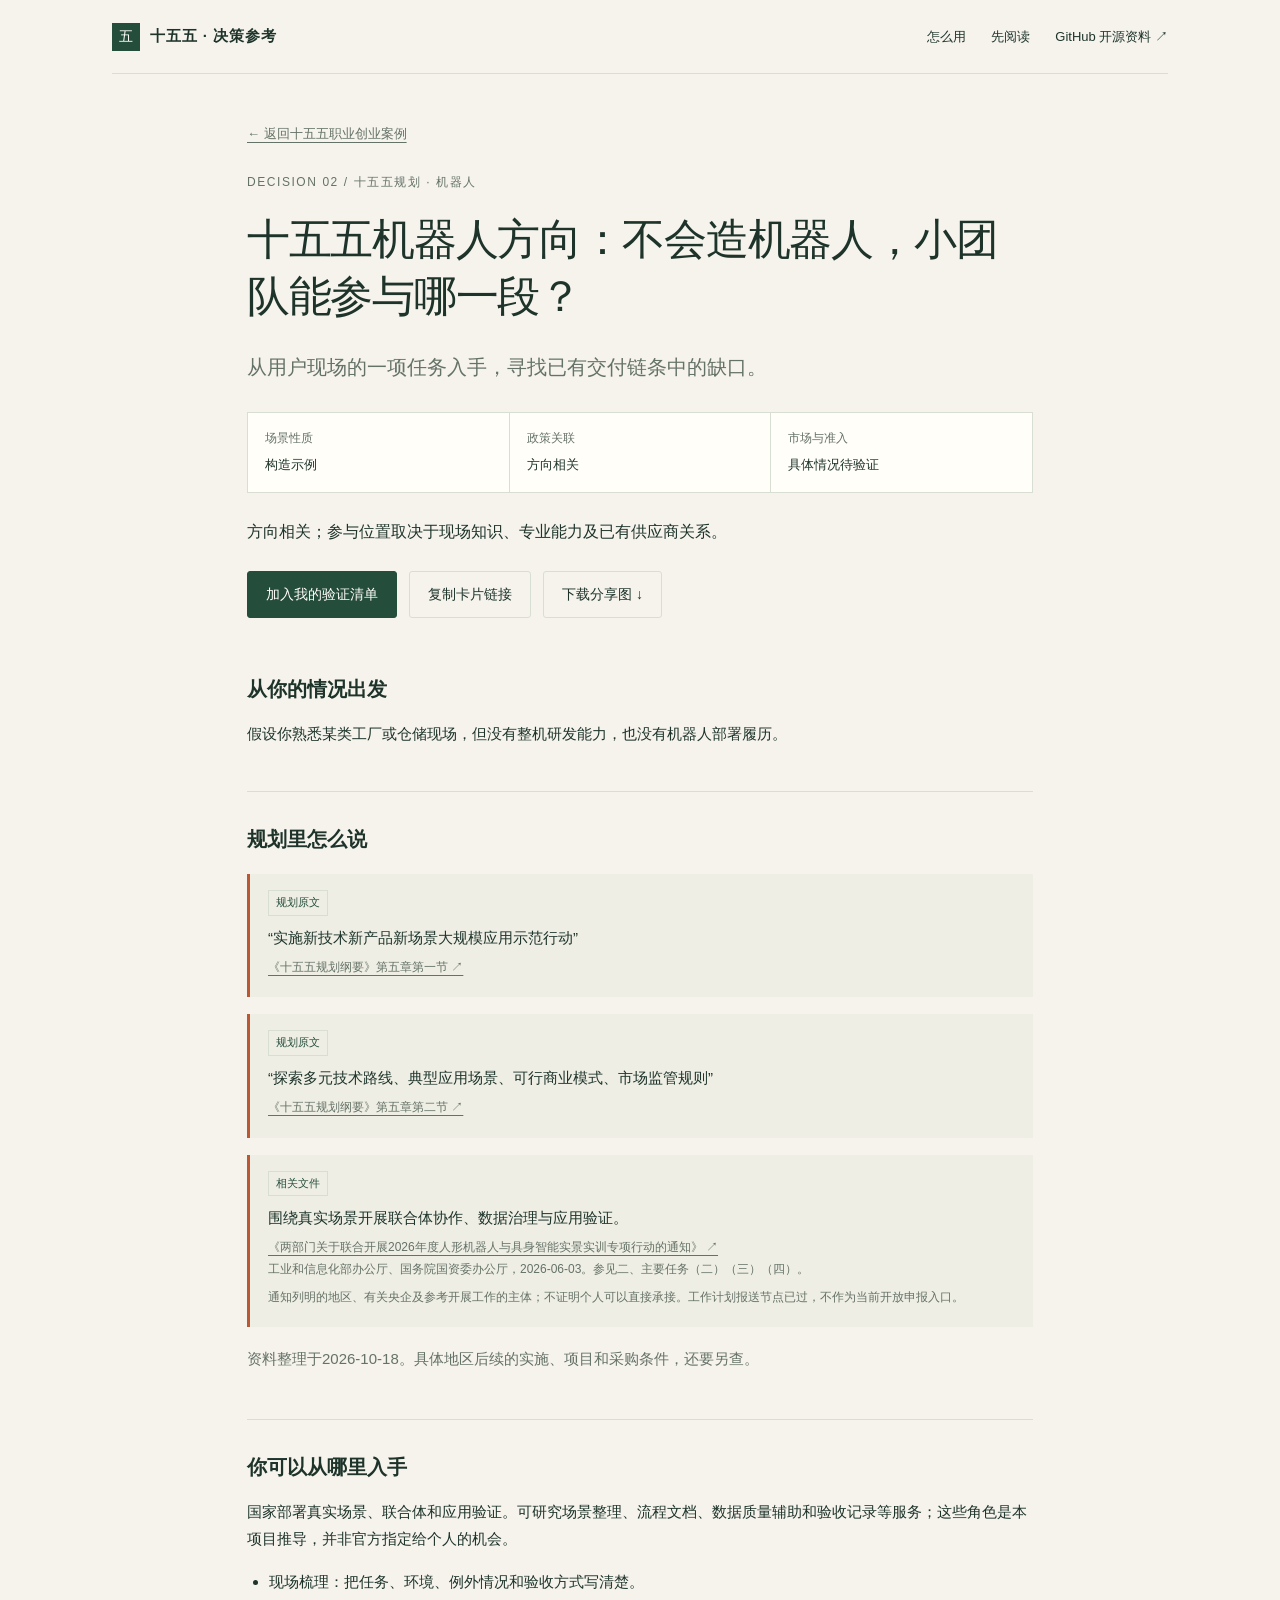
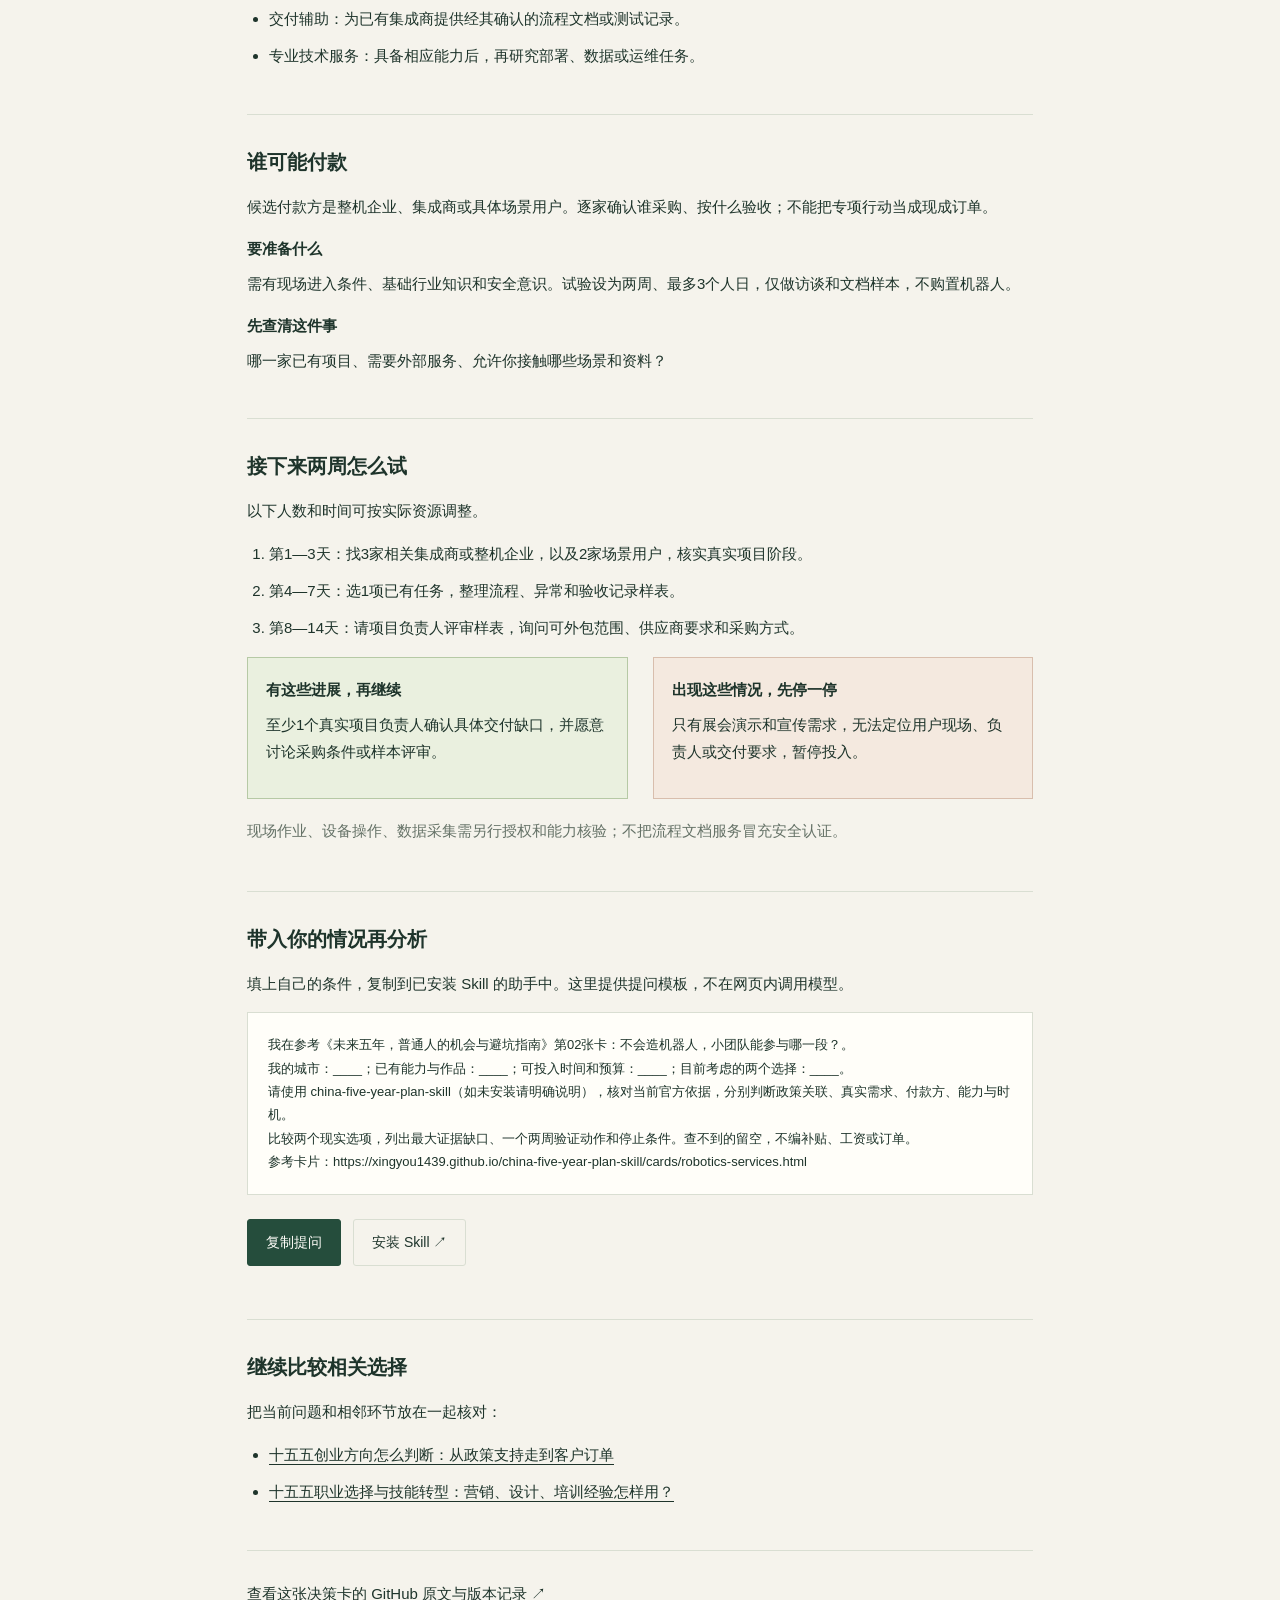
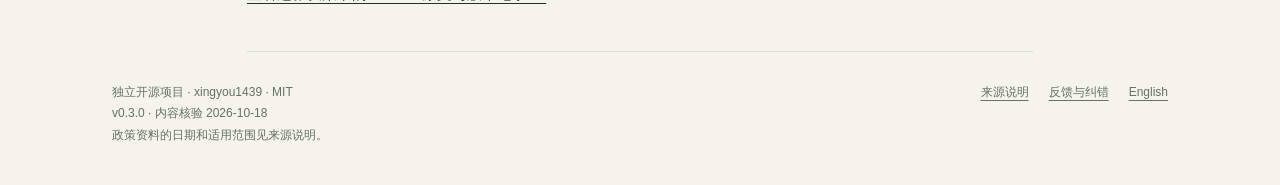
<file: site/cards/robotics-services.html>
<!doctype html>
<html lang="zh-CN"><head><meta charset="utf-8"><meta name="viewport" content="width=device-width, initial-scale=1"><title>十五五机器人方向：不会造机器人，小团队能参与哪一段？</title><meta name="description" content="从十五五规划的应用场景与产业发展方向出发，研究机器人现场梳理、流程文档和交付辅助等候选服务，核查采购方、能力门槛和项目条件。构造场景，不代表已有订单。"><meta name="theme-color" content="#254d3c"><link rel="canonical" href="https://xingyou1439.github.io/china-five-year-plan-skill/cards/robotics-services.html"><meta property="og:title" content="十五五机器人方向：不会造机器人，小团队能参与哪一段？"><meta property="og:description" content="从十五五规划的应用场景与产业发展方向出发，研究机器人现场梳理、流程文档和交付辅助等候选服务，核查采购方、能力门槛和项目条件。构造场景，不代表已有订单。"><meta property="og:type" content="article"><meta property="og:url" content="https://xingyou1439.github.io/china-five-year-plan-skill/cards/robotics-services.html"><meta property="og:locale" content="zh_CN"><link rel="stylesheet" href="../style.css"></head>
<body><div class="wrap"><header class="topbar"><a class="brand" href="https://xingyou1439.github.io/china-five-year-plan-skill/"><span class="mark">五</span>十五五 · 决策参考</a><nav class="nav" aria-label="主导航"><a href="https://xingyou1439.github.io/china-five-year-plan-skill/#start">怎么用</a><a href="https://xingyou1439.github.io/china-five-year-plan-skill/#downloads">先阅读</a><a class="desktop" href="https://github.com/xingyou1439/china-five-year-plan-skill" target="_blank" rel="noopener">GitHub 开源资料 ↗</a></nav></header></div><main class="wrap detail" data-card="02"><a class="back" href="https://xingyou1439.github.io/china-five-year-plan-skill/#cases">← 返回十五五职业创业案例</a><p class="eyebrow" style="margin:24px 0 0">DECISION 02 / 十五五规划 · 机器人</p><h1>十五五机器人方向：不会造机器人，小团队能参与哪一段？</h1><p class="lead">从用户现场的一项任务入手，寻找已有交付链条中的缺口。</p><div class="status"><div><strong>场景性质</strong>构造示例</div><div><strong>政策关联</strong>方向相关</div><div><strong>市场与准入</strong>具体情况待验证</div></div><p>方向相关；参与位置取决于现场知识、专业能力及已有供应商关系。</p><div class="actions"><button class="btn" data-save="02" aria-pressed="false">加入我的验证清单</button><button class="btn secondary" data-share="02">复制卡片链接</button><a class="btn secondary" href="https://github.com/xingyou1439/china-five-year-plan-skill/releases/download/v0.3.0/decision-card-02.png" download>下载分享图 ↓</a></div>
<div class="block"><h2>从你的情况出发</h2><p>假设你熟悉某类工厂或仓储现场，但没有整机研发能力，也没有机器人部署履历。</p></div>
<div class="block"><h2>规划里怎么说</h2><div class="evidence"><span class="fact-label">规划原文</span><p>“实施新技术新产品新场景大规模应用示范行动”</p><p class="source"><a href="https://www.bjrd.gov.cn/zyfb/zt/14jqgrd04chybjdbthdztbd/wjbg/202603/t20260314_4557219.html" target="_blank" rel="noopener">《十五五规划纲要》第五章第一节 ↗</a></p></div><div class="evidence"><span class="fact-label">规划原文</span><p>“探索多元技术路线、典型应用场景、可行商业模式、市场监管规则”</p><p class="source"><a href="https://www.bjrd.gov.cn/zyfb/zt/14jqgrd04chybjdbthdztbd/wjbg/202603/t20260314_4557219.html" target="_blank" rel="noopener">《十五五规划纲要》第五章第二节 ↗</a></p></div><div class="evidence"><span class="fact-label">相关文件</span><p>围绕真实场景开展联合体协作、数据治理与应用验证。</p><p class="source"><a href="https://www.miit.gov.cn/zwgk/zcwj/wjfb/tz/art/2026/art_f291ccd3da4c47ce95741de63cc088e6.html" target="_blank" rel="noopener">《两部门关于联合开展2026年度人形机器人与具身智能实景实训专项行动的通知》 ↗</a><br>工业和信息化部办公厅、国务院国资委办公厅，2026-06-03。参见二、主要任务（二）（三）（四）。</p><p class="source">通知列明的地区、有关央企及参考开展工作的主体；不证明个人可以直接承接。工作计划报送节点已过，不作为当前开放申报入口。</p></div><p class="boundary">资料整理于2026-10-18。具体地区后续的实施、项目和采购条件，还要另查。</p></div>
<div class="block"><h2>你可以从哪里入手</h2><p>国家部署真实场景、联合体和应用验证。可研究场景整理、流程文档、数据质量辅助和验收记录等服务；这些角色是本项目推导，并非官方指定给个人的机会。</p><ul><li>现场梳理：把任务、环境、例外情况和验收方式写清楚。</li><li>交付辅助：为已有集成商提供经其确认的流程文档或测试记录。</li><li>专业技术服务：具备相应能力后，再研究部署、数据或运维任务。</li></ul></div>
<div class="block"><h2>谁可能付款</h2><p>候选付款方是整机企业、集成商或具体场景用户。逐家确认谁采购、按什么验收；不能把专项行动当成现成订单。</p><h3>要准备什么</h3><p>需有现场进入条件、基础行业知识和安全意识。试验设为两周、最多3个人日，仅做访谈和文档样本，不购置机器人。</p><h3>先查清这件事</h3><p>哪一家已有项目、需要外部服务、允许你接触哪些场景和资料？</p></div>
<div class="block"><h2>接下来两周怎么试</h2><p>以下人数和时间可按实际资源调整。</p><ol><li>第1—3天：找3家相关集成商或整机企业，以及2家场景用户，核实真实项目阶段。</li><li>第4—7天：选1项已有任务，整理流程、异常和验收记录样表。</li><li>第8—14天：请项目负责人评审样表，询问可外包范围、供应商要求和采购方式。</li></ol><div class="twocol"><div class="good"><h3>有这些进展，再继续</h3><p>至少1个真实项目负责人确认具体交付缺口，并愿意讨论采购条件或样本评审。</p></div><div class="stop"><h3>出现这些情况，先停一停</h3><p>只有展会演示和宣传需求，无法定位用户现场、负责人或交付要求，暂停投入。</p></div></div><p class="boundary">现场作业、设备操作、数据采集需另行授权和能力核验；不把流程文档服务冒充安全认证。</p></div>
<div class="block"><h2>带入你的情况再分析</h2><p>填上自己的条件，复制到已安装 Skill 的助手中。这里提供提问模板，不在网页内调用模型。</p><pre class="prompt" id="prompt-02">我在参考《未来五年，普通人的机会与避坑指南》第02张卡：不会造机器人，小团队能参与哪一段？。
我的城市：____；已有能力与作品：____；可投入时间和预算：____；目前考虑的两个选择：____。
请使用 china-five-year-plan-skill（如未安装请明确说明），核对当前官方依据，分别判断政策关联、真实需求、付款方、能力与时机。
比较两个现实选项，列出最大证据缺口、一个两周验证动作和停止条件。查不到的留空，不编补贴、工资或订单。
参考卡片：https://xingyou1439.github.io/china-five-year-plan-skill/cards/robotics-services.html</pre><div class="actions"><button class="btn" data-prompt="02">复制提问</button><a class="btn secondary" href="https://github.com/xingyou1439/china-five-year-plan-skill#安装与使用">安装 Skill ↗</a></div></div><div class="block"><h2>继续比较相关选择</h2><p>把当前问题和相邻环节放在一起核对：</p><ul><li><a href="policy-to-order.html">十五五创业方向怎么判断：从政策支持走到客户订单</a></li><li><a href="skills-transfer.html">十五五职业选择与技能转型：营销、设计、培训经验怎样用？</a></li></ul></div><div class="block"><p><a href="https://github.com/xingyou1439/china-five-year-plan-skill/blob/codex/initial-release/guide/card-02.md">查看这张决策卡的 GitHub 原文与版本记录 ↗</a></p></div></main><div class="wrap"><footer class="footer"><p>独立开源项目 · xingyou1439 · MIT<br>v0.3.0 · 内容核验 2026-10-18<br>政策资料的日期和适用范围见来源说明。</p><div class="footer-links"><a href="https://github.com/xingyou1439/china-five-year-plan-skill/blob/codex/initial-release/SOURCE_NOTICE.md">来源说明</a><a href="https://github.com/xingyou1439/china-five-year-plan-skill/issues/new?template=guide-feedback.yml">反馈与纠错</a><a href="https://github.com/xingyou1439/china-five-year-plan-skill/blob/codex/initial-release/README.en.md">English</a></div></footer></div><script id="guide-data" type="application/json">{"version": "0.3.0", "title": "未来五年，普通人的机会与避坑指南", "subtitle": "基于十五五规划的职业与小生意决策参考", "author": "xingyou1439", "reviewed": "2026-10-18", "scope": "5个构造场景；政策引文已核对，商业需求与个人适配未实证。", "source_url": "https://www.bjrd.gov.cn/zyfb/zt/14jqgrd04chybjdbthdztbd/wjbg/202603/t20260314_4557219.html", "reader_url": "https://xingyou1439.github.io/china-five-year-plan-skill/", "repository": "https://github.com/xingyou1439/china-five-year-plan-skill", "cards": [{"id": "01", "slug": "manufacturing-ai", "topic": "AI服务", "audience": ["培训与咨询", "技术与交付"], "title": "给制造企业做 AI，先培训、实施，还是做软件？", "short_title": "制造业 AI，先卖哪一步", "lead": "先找一项反复发生的业务任务，再决定交付形式。", "situation": "假设你有企业培训或流程梳理经验，想给本地制造企业提供 AI 服务，尚无同类付费项目。", "judgment": "政策关联直接；首单需求、交付能力和付款意愿待验证。", "policy_ids": ["P03", "P07"], "chapter": "第四章第一节；第十三章第一节", "update_ids": ["U01", "U04"], "interpretation": "规划支持制造业数智化和中小企业赋能。对小团队，可先研究现有流程中的一个环节；这不等于应立即开发通用软件。", "roles": ["培训：客户已有明确学习需求，验收是掌握和使用，而非签到。", "实施：交付一项可测量流程，例如用脱敏样本整理询盘与产品资料。", "软件：多个独立客户出现相同需求，且愿意持续付费后，再研究产品化。"], "payer": "先访谈业务负责人，再确认预算审批人。候选客户是具体企业；不能把地方政府、园区或财政资金默认成付款方。", "capability": "需要客户访谈、流程梳理和基本交付能力；涉及系统集成时需补技术伙伴。试验投入自行设为两周、最多3个人日，不先买服务器或招人。", "gap": "缺少具体任务的现状成本、授权样本和付款决策。", "steps": ["第1—3天：找5家同一细分行业企业，问最近一次任务如何完成、谁负责、哪里返工。", "第4—7天：选1个任务，取得脱敏样本；记录人工耗时、错误与复核成本。", "第8—14天：用现有工具做对照演示，提交范围、验收方式和试点报价；不接入生产控制。"], "success": "至少1位预算负责人愿意确认小范围付费试点的范围和验收方法；改进包含人工复核后的净效果。", "stop": "只有“AI很重要”的认可，没有任务、样本或预算负责人，先换任务或客户；不进入重开发。", "boundary": "客户数据需获授权；部署、数据和行业要求按具体项目核实。", "share_line": "先卖一个能验收的改善，再决定做成什么产品。", "seo_title": "十五五规划与制造业AI服务：先培训、实施，还是做软件？", "seo_description": "结合十五五规划的中小企业数智赋能方向，比较AI培训、流程实施与软件产品三种交付方式，梳理客户与付款方、能力门槛及两周验证动作。构造场景，需求与付费意愿待验证。", "related_ids": ["05", "04"]}, {"id": "02", "slug": "robotics-services", "topic": "机器人", "audience": ["技术与交付", "行业从业者"], "title": "不会造机器人，小团队能参与哪一段？", "short_title": "不会造机器人，先找场景", "lead": "从用户现场的一项任务入手，寻找已有交付链条中的缺口。", "situation": "假设你熟悉某类工厂或仓储现场，但没有整机研发能力，也没有机器人部署履历。", "judgment": "方向相关；参与位置取决于现场知识、专业能力及已有供应商关系。", "policy_ids": ["P04", "P05"], "chapter": "第五章第一节、第二节", "update_ids": ["U02"], "interpretation": "国家部署真实场景、联合体和应用验证。可研究场景整理、流程文档、数据质量辅助和验收记录等服务；这些角色是本项目推导，并非官方指定给个人的机会。", "roles": ["现场梳理：把任务、环境、例外情况和验收方式写清楚。", "交付辅助：为已有集成商提供经其确认的流程文档或测试记录。", "专业技术服务：具备相应能力后，再研究部署、数据或运维任务。"], "payer": "候选付款方是整机企业、集成商或具体场景用户。逐家确认谁采购、按什么验收；不能把专项行动当成现成订单。", "capability": "需有现场进入条件、基础行业知识和安全意识。试验设为两周、最多3个人日，仅做访谈和文档样本，不购置机器人。", "gap": "哪一家已有项目、需要外部服务、允许你接触哪些场景和资料？", "steps": ["第1—3天：找3家相关集成商或整机企业，以及2家场景用户，核实真实项目阶段。", "第4—7天：选1项已有任务，整理流程、异常和验收记录样表。", "第8—14天：请项目负责人评审样表，询问可外包范围、供应商要求和采购方式。"], "success": "至少1个真实项目负责人确认具体交付缺口，并愿意讨论采购条件或样本评审。", "stop": "只有展会演示和宣传需求，无法定位用户现场、负责人或交付要求，暂停投入。", "boundary": "现场作业、设备操作、数据采集需另行授权和能力核验；不把流程文档服务冒充安全认证。", "share_line": "先找到机器人真正干活的地方，再找你能交付的一段。", "seo_title": "十五五机器人方向：不会造机器人，小团队能参与哪一段？", "seo_description": "从十五五规划的应用场景与产业发展方向出发，研究机器人现场梳理、流程文档和交付辅助等候选服务，核查采购方、能力门槛和项目条件。构造场景，不代表已有订单。", "related_ids": ["04", "05"]}, {"id": "03", "slug": "eldercare-payer", "topic": "养老服务", "audience": ["行业从业者", "培训与咨询"], "title": "想做养老业务，老人、子女、机构，谁会付钱？", "short_title": "养老需求，先画付款关系", "lead": "把使用者、决策者、付款者和结算者分开写。", "situation": "假设你想提供适老服务、机构运营支持或数字工具，尚未确定具体服务项目和经营地区。", "judgment": "政策方向直接相关；具体项目的支付、准入和持续经营条件待验证。", "policy_ids": ["P22"], "chapter": "第四十章第一节", "update_ids": ["U03"], "interpretation": "养老方向包含不同的服务与支付路径。深圳案例说明消费补贴还要经过对象、项目、机构、凭证和结算等环节；不能据此推断所有养老产品都有补贴。", "roles": ["家庭自费：使用者可能是老人，决策和付费也可能由子女承担，需逐案确认。", "机构采购：为已有机构提供一个明确运营或工具服务，按机构采购流程核实。", "政策相关服务：先核对当地对象、服务清单、机构条件与核销流程，再讨论进入。"], "payer": "绘出使用者→购买决策者→实际付款者→审核结算方。深圳2026年案例有电子消费券抵扣和审核结算，不能视作服务商无条件领取补贴。", "capability": "需了解实际照护场景及服务责任。试验设为两周、最多3个人日，先访谈，不先租场地；专业照护任务需相应专业能力。", "gap": "具体服务是否有人自费购买、机构愿不愿采购，以及回款时间是否能承受？", "steps": ["第1—3天：选1座城市、1种具体服务，查当地现行规则及服务机构申报条件。", "第4—7天：在知情同意下，访谈3户相关家庭、2家机构，不收集病历和证件。", "第8—14天：分别画自费与机构采购路径，核实单次服务成本、凭证和回款条件。"], "success": "至少1条支付路径中的决策人确认需求、采购条件及可接受的价格形成方式。", "stop": "只有“老龄化一定有需求”的判断，或主要靠尚未确认的补贴维持收入，暂缓启动。", "boundary": "深圳文件仅作地区案例，不证明你的地区、主体或服务已具备资格；照护与医疗活动分别核实。", "share_line": "先说清谁使用、谁决定、谁付钱，再谈银发经济。", "seo_title": "十五五养老服务创业：老人、子女、机构，谁会付钱？", "seo_description": "结合十五五养老服务方向与有日期和地区边界的实施案例，区分使用者、决策者、付款方和结算方，研究自费与机构采购路径。具体地区资格、需求和回款条件待验证。", "related_ids": ["04", "05"]}, {"id": "04", "slug": "policy-to-order", "topic": "选方向", "audience": ["准备创业", "行业从业者", "技术与交付", "培训与咨询"], "title": "国家支持的行业，为什么你仍然接不到订单？", "short_title": "从政策方向，走到真实订单", "lead": "方向之后，还有项目、采购、角色与交付条件。", "situation": "假设你看到一个行业进入规划，准备投入时间或资金，但没有明确客户和采购证据。", "judgment": "能确认方向；当前订单与个人适配证据不足。", "policy_ids": ["P01", "P02"], "chapter": "第六十二章第一节、第二节", "update_ids": [], "interpretation": "年度计划和具体工作安排是从国家方向追踪落实的线索。产业发展任务的推进方式，不等于给每个参与者分配预算或订单。", "roles": ["查执行：把国家方向继续追到地方年度安排和实际责任主体。", "查采购：找到具体购买任务、预算来源、采购条件或真实客户访谈。", "查位置：明确自己交付什么、与谁竞争、什么情况下拿不到这单。"], "payer": "逐项填：谁发起、谁使用、谁验收、谁审批付款。没有答案时，付款方仍是未知。", "capability": "需要基本检索、访谈与成本估算。试验设为两周、最多2个人日；先核实一个小任务，不为一个产业大词建团队。", "gap": "政策目标→实施工具→具体项目→采购需求→可进入角色，哪一段尚无证据？", "steps": ["第1—3天：选1项方向，找到对应地方部门或具体企业，不广泛堆资料。", "第4—7天：核验1份现行项目或采购文件，或取得1次预算负责人访谈记录。", "第8—14天：对照资格、范围、验收和回款条件，写出能进入与不能进入的理由。"], "success": "至少连通一条有出处的实施链，并定位可接触的真实付款决策人；未连通的环节如实留空。", "stop": "始终只有规划、新闻和券商观点，找不到项目与客户，降为观察方向。", "boundary": "采购公告也不等于你符合投标条件，更不等于已经中标；不代写虚构资质。", "share_line": "政策方向是检索起点；先把通向客户的链条补齐。", "seo_title": "十五五创业方向怎么判断：从政策支持走到客户订单", "seo_description": "怎样把十五五规划中的行业方向拆到实施项目、采购主体、客户与可交付任务？用五个问题识别创业判断的证据缺口，并设计两周验证与停止条件。", "related_ids": ["01", "03"]}, {"id": "05", "slug": "skills-transfer", "topic": "技能迁移", "audience": ["培训与咨询", "准备创业", "行业从业者"], "title": "已有营销、设计或培训经验，怎样参与新方向？", "short_title": "先迁移能力，再决定转行", "lead": "先换一个客户任务，做出样本，再决定是否彻底转行。", "situation": "假设你有营销、设计或培训履历，想进入新的产业客户群，但缺少行业项目。", "judgment": "服务能力与政策方向有条件关联；个人适配须用样本和客户反馈验证。", "policy_ids": ["P06", "P23"], "chapter": "第六章第一节；第四十一章第二节", "update_ids": ["U01"], "interpretation": "规划支持生产性服务业与制造业融合及职业技能培训。品牌、设计、培训可作为候选服务，但具体岗位需求、工资和客户付费不能从规划直接推出。", "roles": ["营销经验：研究某类工业产品的客户访谈和案例表达，避免先承诺获客效果。", "设计经验：研究产品说明、培训材料与界面信息呈现；技术规格需客户确认。", "培训经验：围绕一个真实岗位任务做练习和评估，先确认企业愿意采用。"], "payer": "候选付款方是具体企业的市场、业务或培训负责人；先确认谁有预算。已有关系不等于新的任务会采购。", "capability": "盘点已交付作品、可证明能力和行业知识缺口。试验设为两周、最多3个人日；不先辞职、不先报长期培训班。", "gap": "新客户为什么选你？行业术语、工作流程和验收要求，哪部分还不会？", "steps": ["第1—3天：列3项可证明能力，选1个细分行业，访谈3位相关负责人。", "第4—7天：用公开或获授权的脱敏材料，做1个针对真实任务的样本。", "第8—14天：让目标客户指出错误并评审，提交一个范围明确的付费试点方案。"], "success": "至少1位负责人愿意把样本用于真实任务评审，并讨论范围和预算；不以点赞作为需求证明。", "stop": "只有同行夸奖、无法通过行业评审，先补知识或调整客户；不因热点彻底转行。", "boundary": "构造样本应注明演示性质，不把示例公司或模拟结果写成客户案例。", "share_line": "带着已有交付能力进入新客户场景，再补行业知识。", "seo_title": "十五五职业选择与技能转型：营销、设计、培训经验怎样用？", "seo_description": "结合十五五规划，研究营销、设计和培训经验如何迁移到新的客户任务，盘点可证明能力、行业知识和付款方，再用样本评审验证方向。构造示例，不承诺岗位或收入。", "related_ids": ["01", "02"]}], "updates": [{"id": "U01", "title": "促进中小企业发展“十五五”规划", "issuer": "工业和信息化部等十部门", "document_date": "2026-09-01", "retrieved": "2026-10-18", "url": "https://www.bypc.gov.cn/zfxxgk/bmdwxzjd/bmdw/qkjj/fdzdgknr/zczxwdk/art/2026/art_0e79c958171a4d4e8ed7e3a26af99803.html", "host": "北京市昌平区政府转载全文", "locator": "二、主要任务（三）第8项及专栏3；第5项加强品牌培育", "quote": "体系化培育一批面向中小企业典型应用场景的专业化工具产品、解决方案和服务商。", "summary": "部署按细分场景培育工具、解决方案和服务商，并提出品牌培育任务。", "scope": "国家专项规划；方向和任务，不证明某企业采购或某服务商已获资格。"}, {"id": "U02", "title": "两部门关于联合开展2026年度人形机器人与具身智能实景实训专项行动的通知", "issuer": "工业和信息化部办公厅、国务院国资委办公厅", "document_date": "2026-06-03", "published": "2026-06-08", "retrieved": "2026-10-18", "url": "https://www.miit.gov.cn/zwgk/zcwj/wjfb/tz/art/2026/art_f291ccd3da4c47ce95741de63cc088e6.html", "host": "工业和信息化部", "locator": "二、主要任务（二）（三）（四）", "quote": "支持以用户单位、整机企业（或应用服务商）为主体", "summary": "围绕真实场景开展联合体协作、数据治理与应用验证。", "scope": "通知列明的地区、有关央企及参考开展工作的主体；不证明个人可以直接承接。工作计划报送节点已过，不作为当前开放申报入口。"}, {"id": "U03", "title": "深圳市民政局关于向中度以上失能老年人发放养老服务消费补贴工作的通告", "issuer": "深圳市民政局", "document_date": "2026-01-23", "retrieved": "2026-10-18", "url": "https://www.sz.gov.cn/cn/xxgk/zfxxgj/tzgg/content/post_12614426.html", "host": "深圳市政府", "locator": "一、实施周期；二、补贴内容；三（四）服务供给与核销、（五）资金结算；附件2", "quote": "养老服务消费补贴原则上每月结算一次。", "summary": "在规定对象、项目与机构条件下，通过电子消费券抵扣，按流程上传凭证并审核结算。", "scope": "深圳2026年项目；不可外推全国、所有老人、所有服务或所有机构。未核实具体经营者入库资格。"}, {"id": "U04", "title": "中小企业数字化赋能专项行动方案（2025—2027年）", "issuer": "工业和信息化部、财政部、中国人民银行、金融监管总局", "document_date": "2024-12-12", "retrieved": "2026-10-18", "url": "https://app.www.gov.cn/govdata/gov/202412/14/522696/article.html", "host": "中国政府网转载工信部原文", "locator": "二（四）第10项、（六）第14—15项", "quote": "培育一批“小快轻准”数字化产品和解决方案", "summary": "部署在细分行业推广场景型产品和服务；涉及客户营销等应用场景。", "scope": "2025—2027年国家行动方案；地方实施、服务商遴选、具体预算均需另查。"}], "seo_title": "十五五规划解读与职业创业选择｜未来五年机会与避坑指南", "seo_description": "免费的双语 AI Skill，结合十三五、十四五与十五五规划，分析职业、技能学习、创业和项目选择。带入自己的情况提问，获得有政策出处的判断与下一步建议；也可先阅读案例和短版 PDF。"}</script><script src="../app.js" defer></script><div id="toast" class="toast" role="status" hidden></div></body></html>
</file>
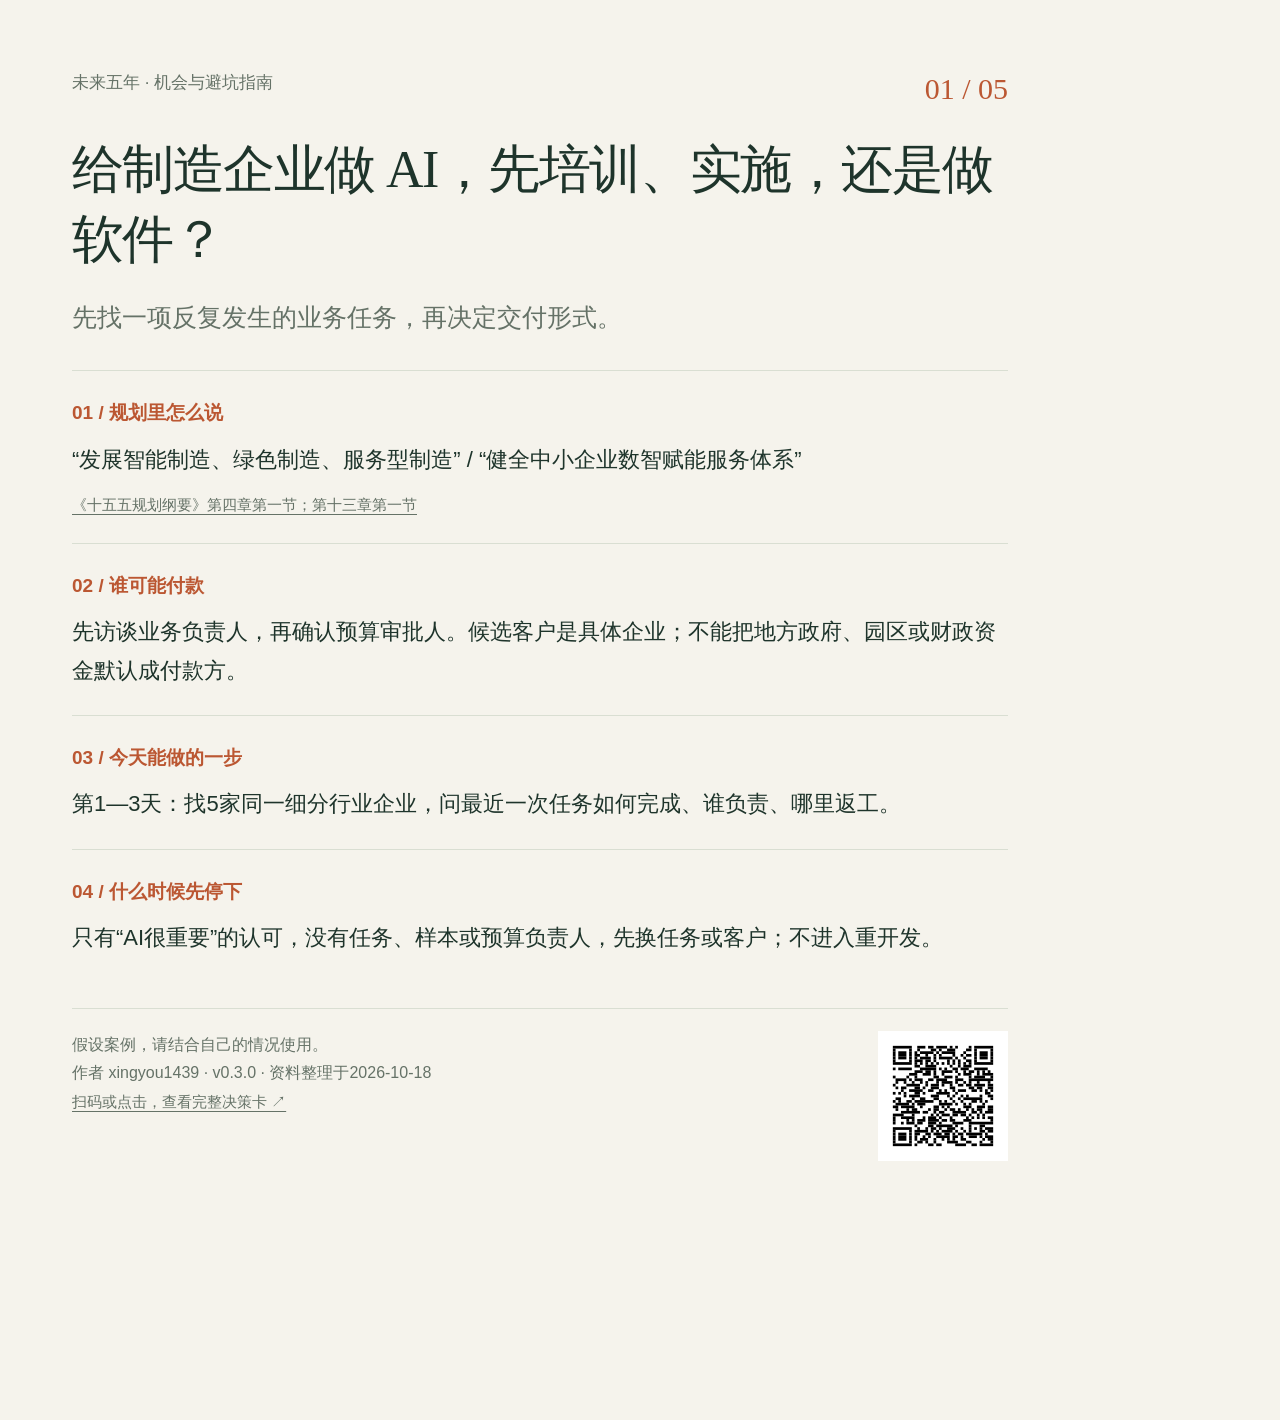
<file: site/cards/share-01.html>
<!doctype html>
<html lang="zh-CN"><head><meta charset="utf-8"><meta name="viewport" content="width=device-width, initial-scale=1"><title>给制造企业做 AI，先培训、实施，还是做软件？</title><meta name="description" content="先找一项反复发生的业务任务，再决定交付形式。"><meta name="theme-color" content="#254d3c"><link rel="canonical" href="https://xingyou1439.github.io/china-five-year-plan-skill/cards/manufacturing-ai.html"><meta property="og:title" content="给制造企业做 AI，先培训、实施，还是做软件？"><meta property="og:description" content="先找一项反复发生的业务任务，再决定交付形式。"><meta property="og:type" content="article"><meta property="og:url" content="https://xingyou1439.github.io/china-five-year-plan-skill/cards/manufacturing-ai.html"><meta property="og:locale" content="zh_CN"><link rel="stylesheet" href="../style.css"></head>
<body><main class="share-sheet"><div class="card-meta"><span class="share-tag">未来五年 · 机会与避坑指南</span><span class="num">01 / 05</span></div><h1 class="share-title">给制造企业做 AI，先培训、实施，还是做软件？</h1><p class="share-lead">先找一项反复发生的业务任务，再决定交付形式。</p><div class="share-block"><h2>01 / 规划里怎么说</h2><p>“发展智能制造、绿色制造、服务型制造” / “健全中小企业数智赋能服务体系”</p><div class="share-source"><a href="https://www.bjrd.gov.cn/zyfb/zt/14jqgrd04chybjdbthdztbd/wjbg/202603/t20260314_4557219.html">《十五五规划纲要》第四章第一节；第十三章第一节</a></div></div><div class="share-block"><h2>02 / 谁可能付款</h2><p>先访谈业务负责人，再确认预算审批人。候选客户是具体企业；不能把地方政府、园区或财政资金默认成付款方。</p></div><div class="share-block"><h2>03 / 今天能做的一步</h2><p>第1—3天：找5家同一细分行业企业，问最近一次任务如何完成、谁负责、哪里返工。</p></div><div class="share-block"><h2>04 / 什么时候先停下</h2><p>只有“AI很重要”的认可，没有任务、样本或预算负责人，先换任务或客户；不进入重开发。</p></div><div class="share-foot"><img class="share-qr" src="qr-01.svg" alt="扫码打开完整决策卡">假设案例，请结合自己的情况使用。<br>作者 xingyou1439 · v0.3.0 · 资料整理于2026-10-18<br><a href="https://xingyou1439.github.io/china-five-year-plan-skill/cards/manufacturing-ai.html">扫码或点击，查看完整决策卡 ↗</a></div></main><div id="toast" class="toast" role="status" hidden></div></body></html>
</file>
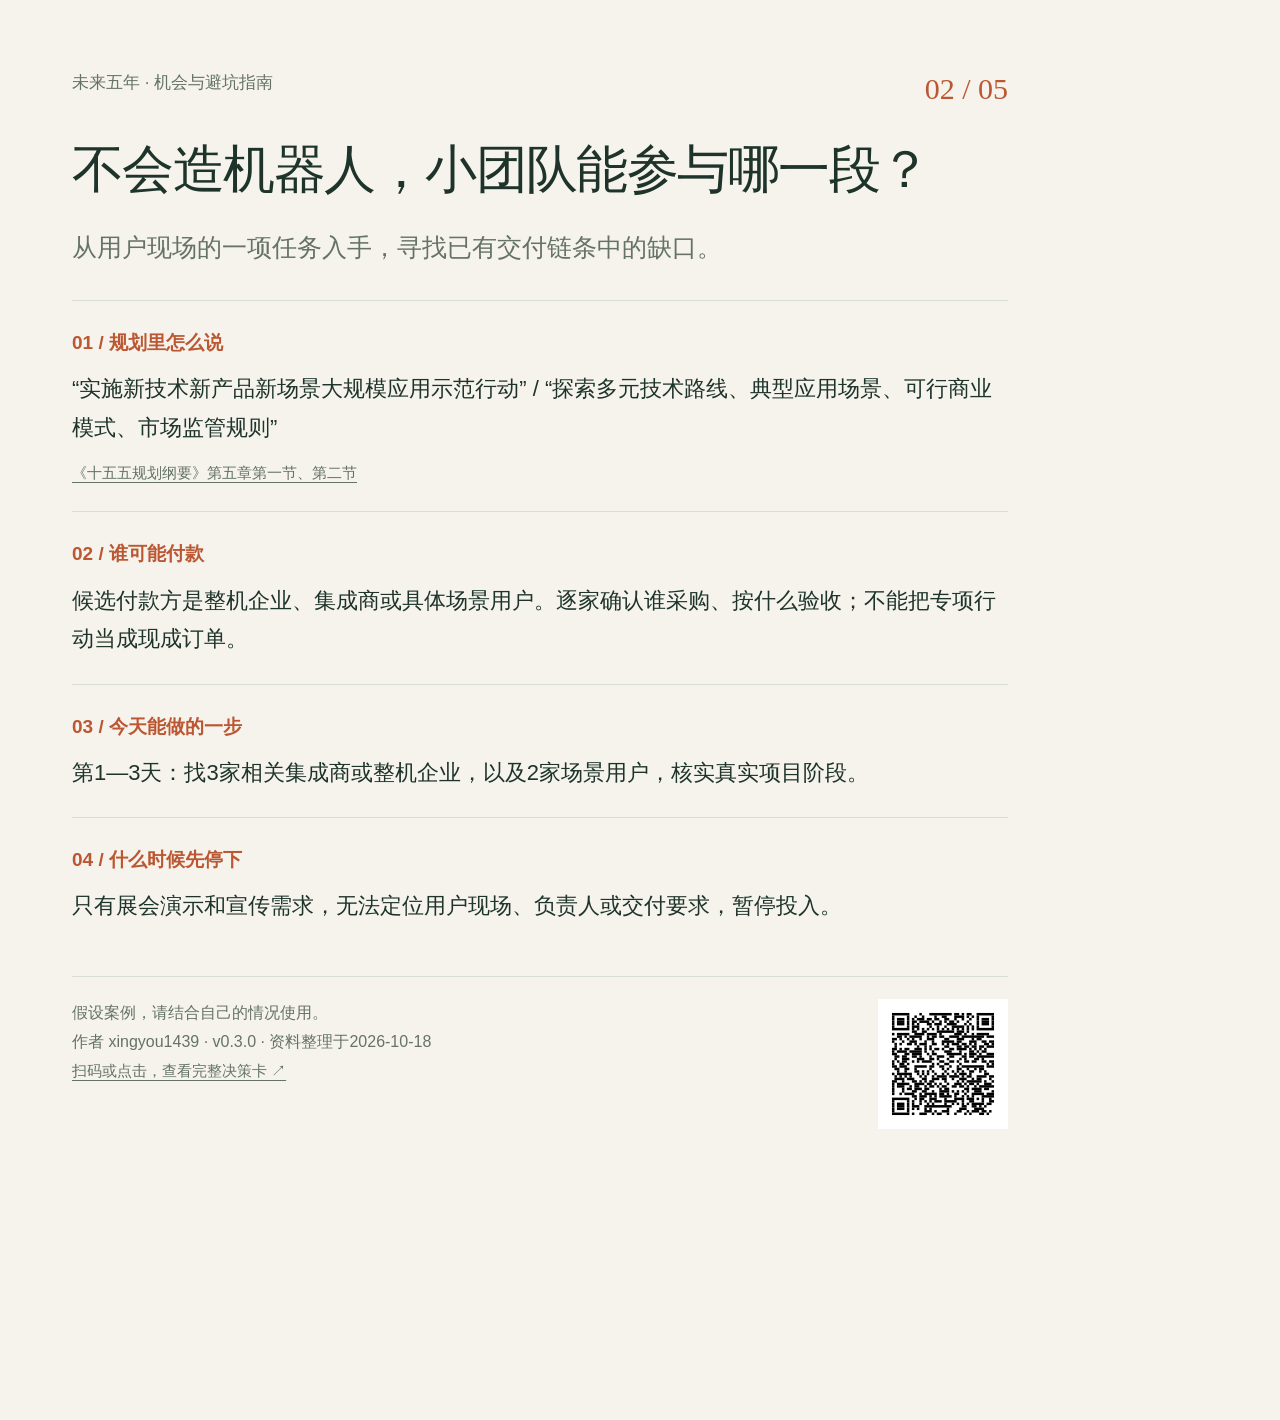
<file: site/cards/share-02.html>
<!doctype html>
<html lang="zh-CN"><head><meta charset="utf-8"><meta name="viewport" content="width=device-width, initial-scale=1"><title>不会造机器人，小团队能参与哪一段？</title><meta name="description" content="从用户现场的一项任务入手，寻找已有交付链条中的缺口。"><meta name="theme-color" content="#254d3c"><link rel="canonical" href="https://xingyou1439.github.io/china-five-year-plan-skill/cards/robotics-services.html"><meta property="og:title" content="不会造机器人，小团队能参与哪一段？"><meta property="og:description" content="从用户现场的一项任务入手，寻找已有交付链条中的缺口。"><meta property="og:type" content="article"><meta property="og:url" content="https://xingyou1439.github.io/china-five-year-plan-skill/cards/robotics-services.html"><meta property="og:locale" content="zh_CN"><link rel="stylesheet" href="../style.css"></head>
<body><main class="share-sheet"><div class="card-meta"><span class="share-tag">未来五年 · 机会与避坑指南</span><span class="num">02 / 05</span></div><h1 class="share-title">不会造机器人，小团队能参与哪一段？</h1><p class="share-lead">从用户现场的一项任务入手，寻找已有交付链条中的缺口。</p><div class="share-block"><h2>01 / 规划里怎么说</h2><p>“实施新技术新产品新场景大规模应用示范行动” / “探索多元技术路线、典型应用场景、可行商业模式、市场监管规则”</p><div class="share-source"><a href="https://www.bjrd.gov.cn/zyfb/zt/14jqgrd04chybjdbthdztbd/wjbg/202603/t20260314_4557219.html">《十五五规划纲要》第五章第一节、第二节</a></div></div><div class="share-block"><h2>02 / 谁可能付款</h2><p>候选付款方是整机企业、集成商或具体场景用户。逐家确认谁采购、按什么验收；不能把专项行动当成现成订单。</p></div><div class="share-block"><h2>03 / 今天能做的一步</h2><p>第1—3天：找3家相关集成商或整机企业，以及2家场景用户，核实真实项目阶段。</p></div><div class="share-block"><h2>04 / 什么时候先停下</h2><p>只有展会演示和宣传需求，无法定位用户现场、负责人或交付要求，暂停投入。</p></div><div class="share-foot"><img class="share-qr" src="qr-02.svg" alt="扫码打开完整决策卡">假设案例，请结合自己的情况使用。<br>作者 xingyou1439 · v0.3.0 · 资料整理于2026-10-18<br><a href="https://xingyou1439.github.io/china-five-year-plan-skill/cards/robotics-services.html">扫码或点击，查看完整决策卡 ↗</a></div></main><div id="toast" class="toast" role="status" hidden></div></body></html>
</file>
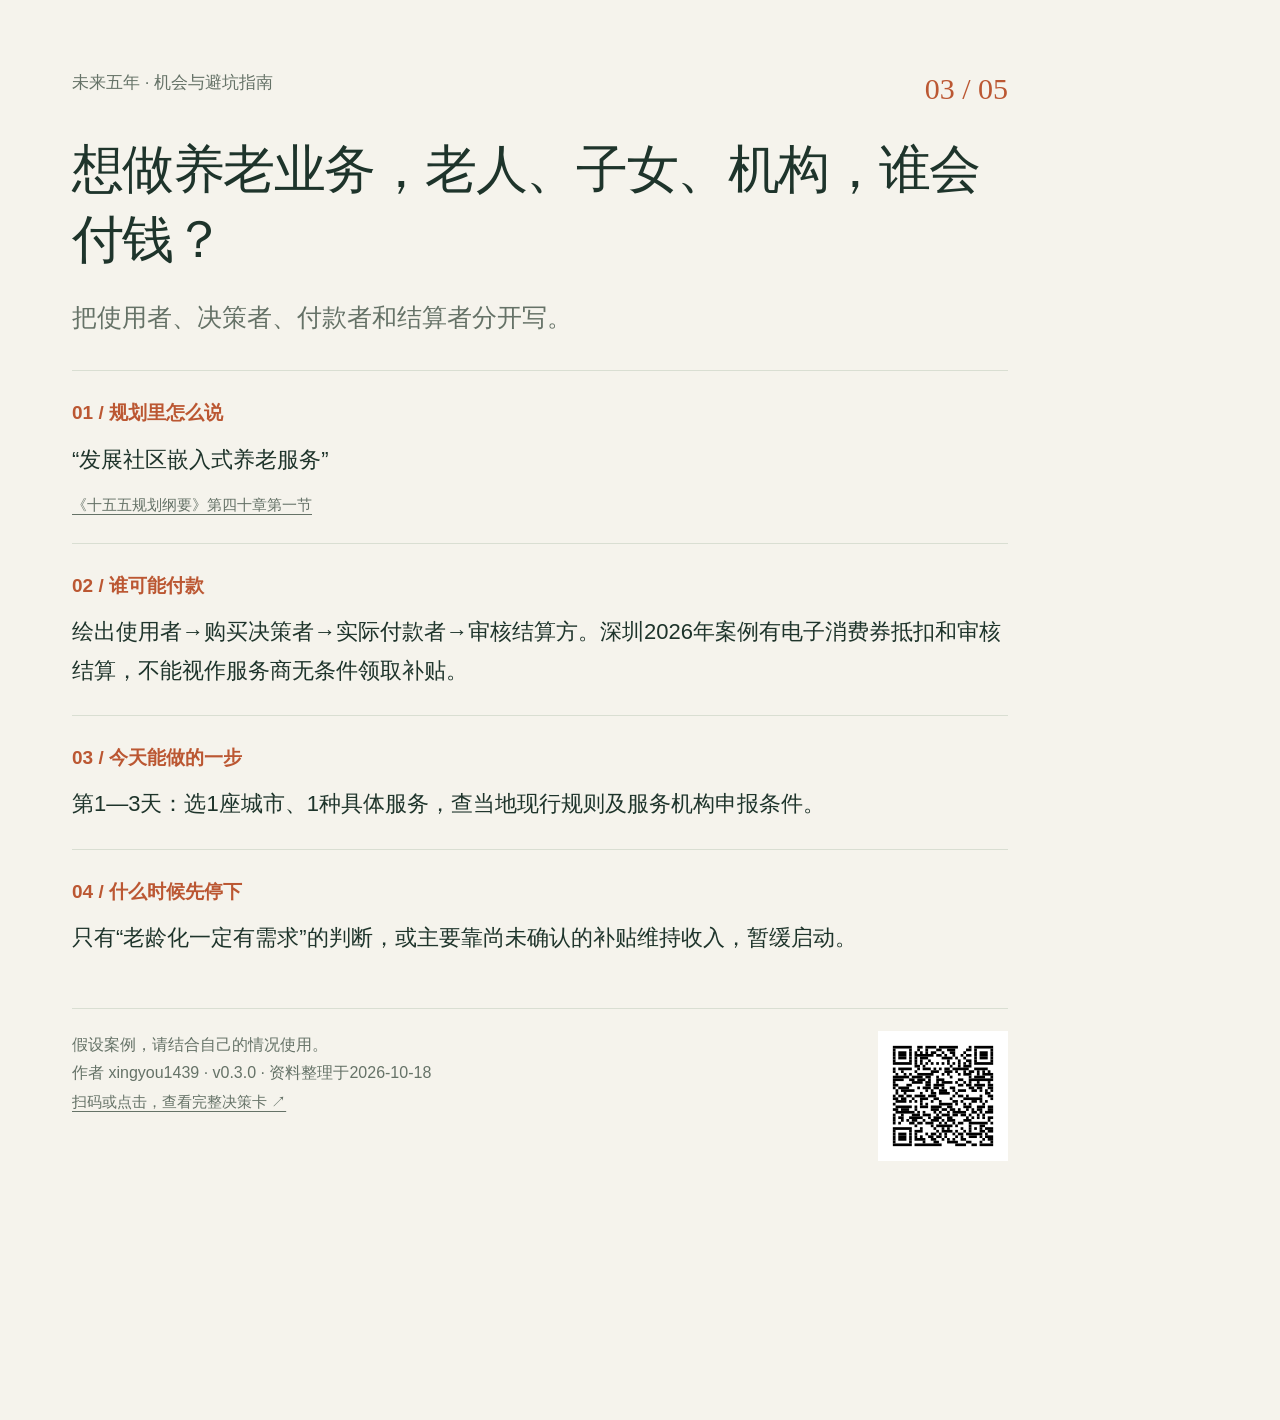
<file: site/cards/share-03.html>
<!doctype html>
<html lang="zh-CN"><head><meta charset="utf-8"><meta name="viewport" content="width=device-width, initial-scale=1"><title>想做养老业务，老人、子女、机构，谁会付钱？</title><meta name="description" content="把使用者、决策者、付款者和结算者分开写。"><meta name="theme-color" content="#254d3c"><link rel="canonical" href="https://xingyou1439.github.io/china-five-year-plan-skill/cards/eldercare-payer.html"><meta property="og:title" content="想做养老业务，老人、子女、机构，谁会付钱？"><meta property="og:description" content="把使用者、决策者、付款者和结算者分开写。"><meta property="og:type" content="article"><meta property="og:url" content="https://xingyou1439.github.io/china-five-year-plan-skill/cards/eldercare-payer.html"><meta property="og:locale" content="zh_CN"><link rel="stylesheet" href="../style.css"></head>
<body><main class="share-sheet"><div class="card-meta"><span class="share-tag">未来五年 · 机会与避坑指南</span><span class="num">03 / 05</span></div><h1 class="share-title">想做养老业务，老人、子女、机构，谁会付钱？</h1><p class="share-lead">把使用者、决策者、付款者和结算者分开写。</p><div class="share-block"><h2>01 / 规划里怎么说</h2><p>“发展社区嵌入式养老服务”</p><div class="share-source"><a href="https://www.bjrd.gov.cn/zyfb/zt/14jqgrd04chybjdbthdztbd/wjbg/202603/t20260314_4557219.html">《十五五规划纲要》第四十章第一节</a></div></div><div class="share-block"><h2>02 / 谁可能付款</h2><p>绘出使用者→购买决策者→实际付款者→审核结算方。深圳2026年案例有电子消费券抵扣和审核结算，不能视作服务商无条件领取补贴。</p></div><div class="share-block"><h2>03 / 今天能做的一步</h2><p>第1—3天：选1座城市、1种具体服务，查当地现行规则及服务机构申报条件。</p></div><div class="share-block"><h2>04 / 什么时候先停下</h2><p>只有“老龄化一定有需求”的判断，或主要靠尚未确认的补贴维持收入，暂缓启动。</p></div><div class="share-foot"><img class="share-qr" src="qr-03.svg" alt="扫码打开完整决策卡">假设案例，请结合自己的情况使用。<br>作者 xingyou1439 · v0.3.0 · 资料整理于2026-10-18<br><a href="https://xingyou1439.github.io/china-five-year-plan-skill/cards/eldercare-payer.html">扫码或点击，查看完整决策卡 ↗</a></div></main><div id="toast" class="toast" role="status" hidden></div></body></html>
</file>
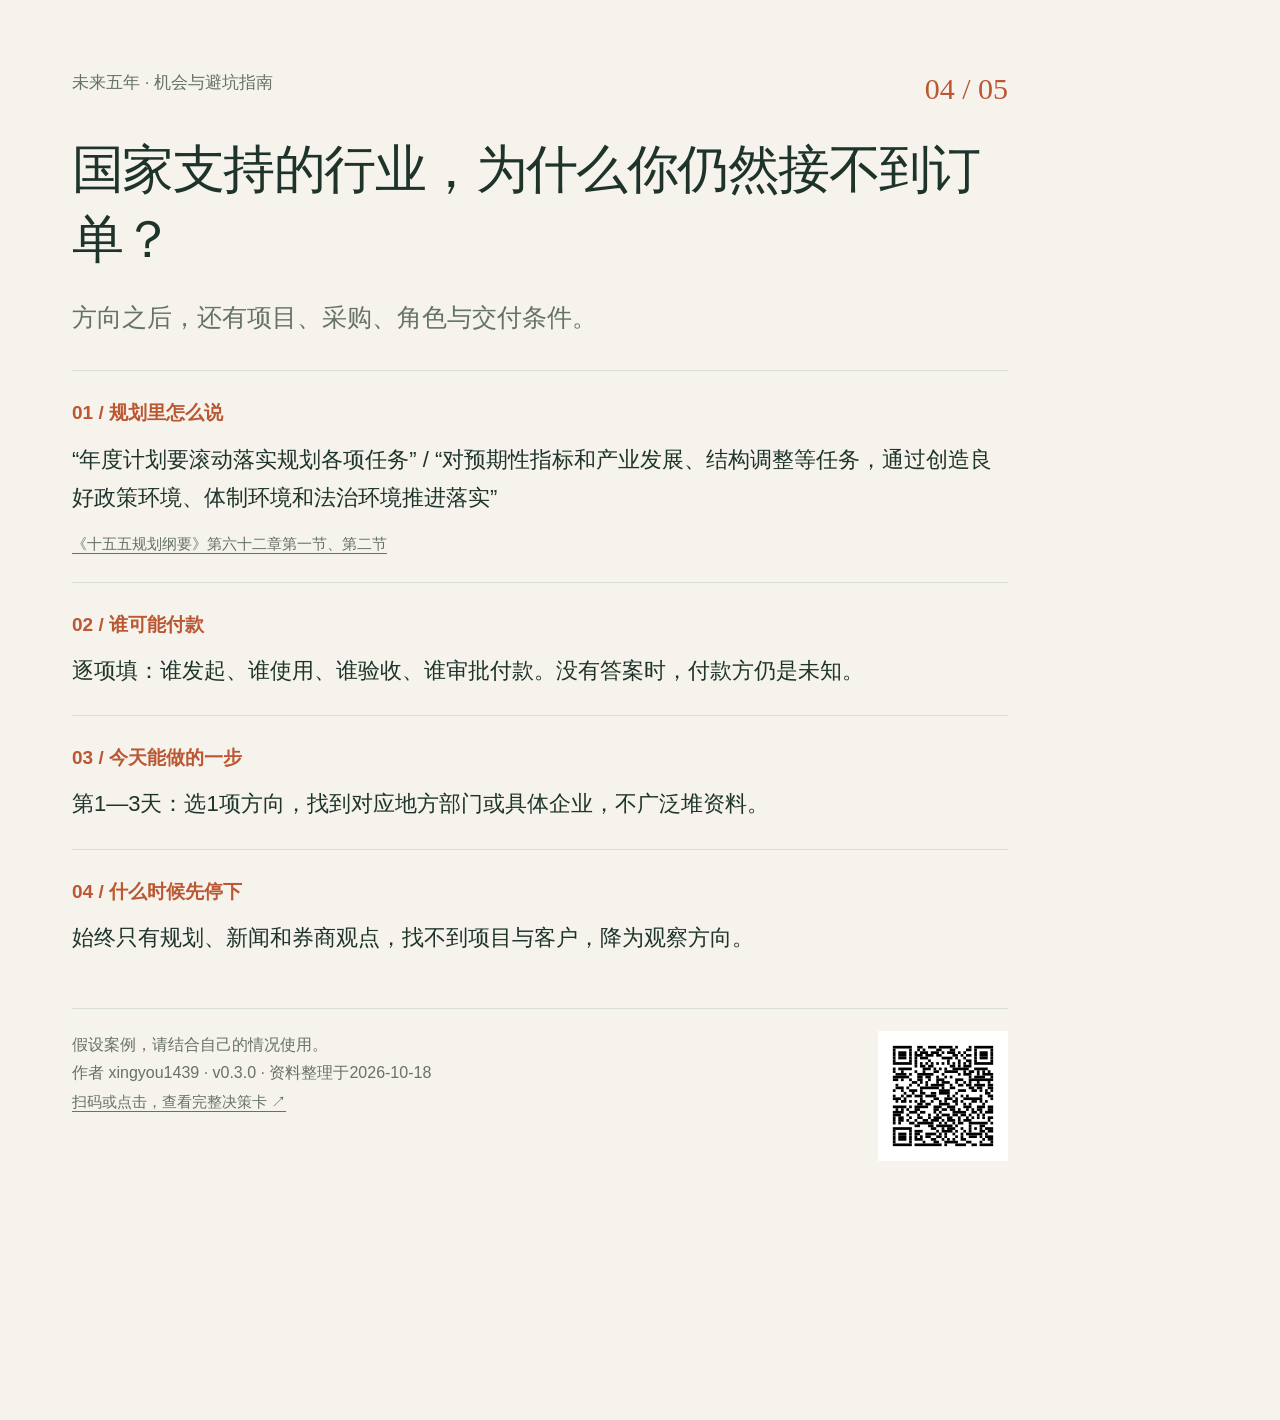
<file: site/cards/share-04.html>
<!doctype html>
<html lang="zh-CN"><head><meta charset="utf-8"><meta name="viewport" content="width=device-width, initial-scale=1"><title>国家支持的行业，为什么你仍然接不到订单？</title><meta name="description" content="方向之后，还有项目、采购、角色与交付条件。"><meta name="theme-color" content="#254d3c"><link rel="canonical" href="https://xingyou1439.github.io/china-five-year-plan-skill/cards/policy-to-order.html"><meta property="og:title" content="国家支持的行业，为什么你仍然接不到订单？"><meta property="og:description" content="方向之后，还有项目、采购、角色与交付条件。"><meta property="og:type" content="article"><meta property="og:url" content="https://xingyou1439.github.io/china-five-year-plan-skill/cards/policy-to-order.html"><meta property="og:locale" content="zh_CN"><link rel="stylesheet" href="../style.css"></head>
<body><main class="share-sheet"><div class="card-meta"><span class="share-tag">未来五年 · 机会与避坑指南</span><span class="num">04 / 05</span></div><h1 class="share-title">国家支持的行业，为什么你仍然接不到订单？</h1><p class="share-lead">方向之后，还有项目、采购、角色与交付条件。</p><div class="share-block"><h2>01 / 规划里怎么说</h2><p>“年度计划要滚动落实规划各项任务” / “对预期性指标和产业发展、结构调整等任务，通过创造良好政策环境、体制环境和法治环境推进落实”</p><div class="share-source"><a href="https://www.bjrd.gov.cn/zyfb/zt/14jqgrd04chybjdbthdztbd/wjbg/202603/t20260314_4557219.html">《十五五规划纲要》第六十二章第一节、第二节</a></div></div><div class="share-block"><h2>02 / 谁可能付款</h2><p>逐项填：谁发起、谁使用、谁验收、谁审批付款。没有答案时，付款方仍是未知。</p></div><div class="share-block"><h2>03 / 今天能做的一步</h2><p>第1—3天：选1项方向，找到对应地方部门或具体企业，不广泛堆资料。</p></div><div class="share-block"><h2>04 / 什么时候先停下</h2><p>始终只有规划、新闻和券商观点，找不到项目与客户，降为观察方向。</p></div><div class="share-foot"><img class="share-qr" src="qr-04.svg" alt="扫码打开完整决策卡">假设案例，请结合自己的情况使用。<br>作者 xingyou1439 · v0.3.0 · 资料整理于2026-10-18<br><a href="https://xingyou1439.github.io/china-five-year-plan-skill/cards/policy-to-order.html">扫码或点击，查看完整决策卡 ↗</a></div></main><div id="toast" class="toast" role="status" hidden></div></body></html>
</file>
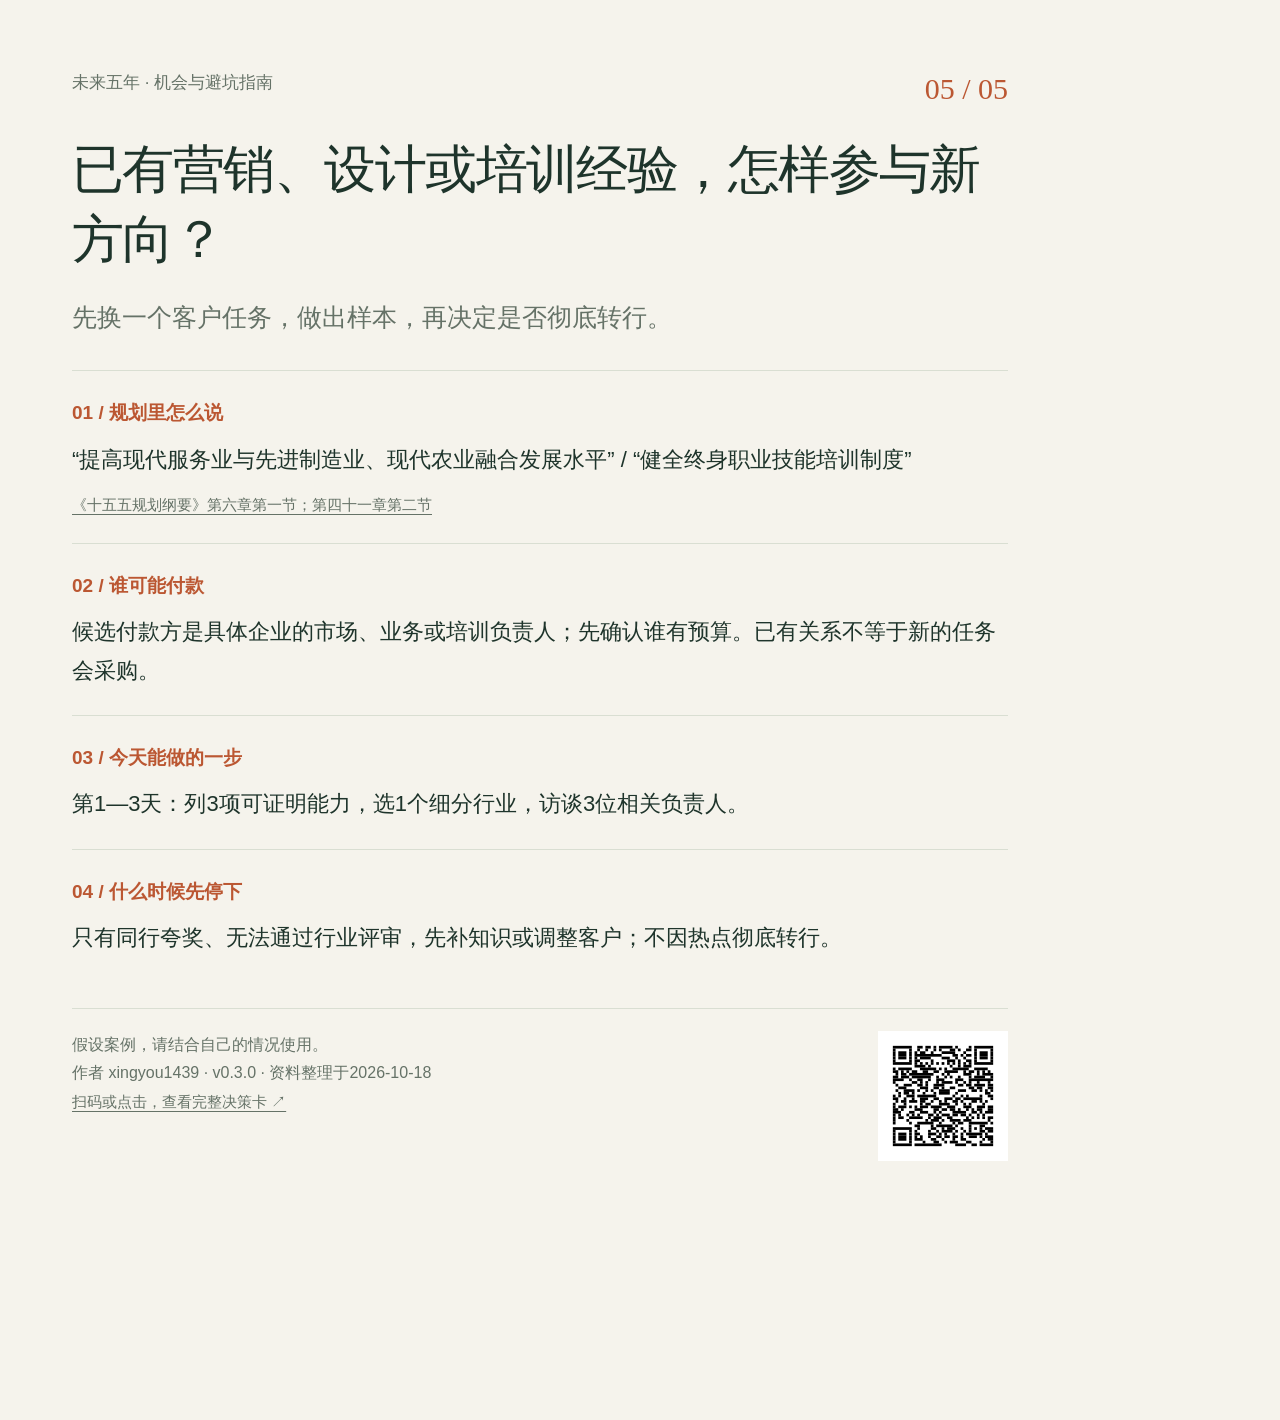
<file: site/cards/share-05.html>
<!doctype html>
<html lang="zh-CN"><head><meta charset="utf-8"><meta name="viewport" content="width=device-width, initial-scale=1"><title>已有营销、设计或培训经验，怎样参与新方向？</title><meta name="description" content="先换一个客户任务，做出样本，再决定是否彻底转行。"><meta name="theme-color" content="#254d3c"><link rel="canonical" href="https://xingyou1439.github.io/china-five-year-plan-skill/cards/skills-transfer.html"><meta property="og:title" content="已有营销、设计或培训经验，怎样参与新方向？"><meta property="og:description" content="先换一个客户任务，做出样本，再决定是否彻底转行。"><meta property="og:type" content="article"><meta property="og:url" content="https://xingyou1439.github.io/china-five-year-plan-skill/cards/skills-transfer.html"><meta property="og:locale" content="zh_CN"><link rel="stylesheet" href="../style.css"></head>
<body><main class="share-sheet"><div class="card-meta"><span class="share-tag">未来五年 · 机会与避坑指南</span><span class="num">05 / 05</span></div><h1 class="share-title">已有营销、设计或培训经验，怎样参与新方向？</h1><p class="share-lead">先换一个客户任务，做出样本，再决定是否彻底转行。</p><div class="share-block"><h2>01 / 规划里怎么说</h2><p>“提高现代服务业与先进制造业、现代农业融合发展水平” / “健全终身职业技能培训制度”</p><div class="share-source"><a href="https://www.bjrd.gov.cn/zyfb/zt/14jqgrd04chybjdbthdztbd/wjbg/202603/t20260314_4557219.html">《十五五规划纲要》第六章第一节；第四十一章第二节</a></div></div><div class="share-block"><h2>02 / 谁可能付款</h2><p>候选付款方是具体企业的市场、业务或培训负责人；先确认谁有预算。已有关系不等于新的任务会采购。</p></div><div class="share-block"><h2>03 / 今天能做的一步</h2><p>第1—3天：列3项可证明能力，选1个细分行业，访谈3位相关负责人。</p></div><div class="share-block"><h2>04 / 什么时候先停下</h2><p>只有同行夸奖、无法通过行业评审，先补知识或调整客户；不因热点彻底转行。</p></div><div class="share-foot"><img class="share-qr" src="qr-05.svg" alt="扫码打开完整决策卡">假设案例，请结合自己的情况使用。<br>作者 xingyou1439 · v0.3.0 · 资料整理于2026-10-18<br><a href="https://xingyou1439.github.io/china-five-year-plan-skill/cards/skills-transfer.html">扫码或点击，查看完整决策卡 ↗</a></div></main><div id="toast" class="toast" role="status" hidden></div></body></html>
</file>
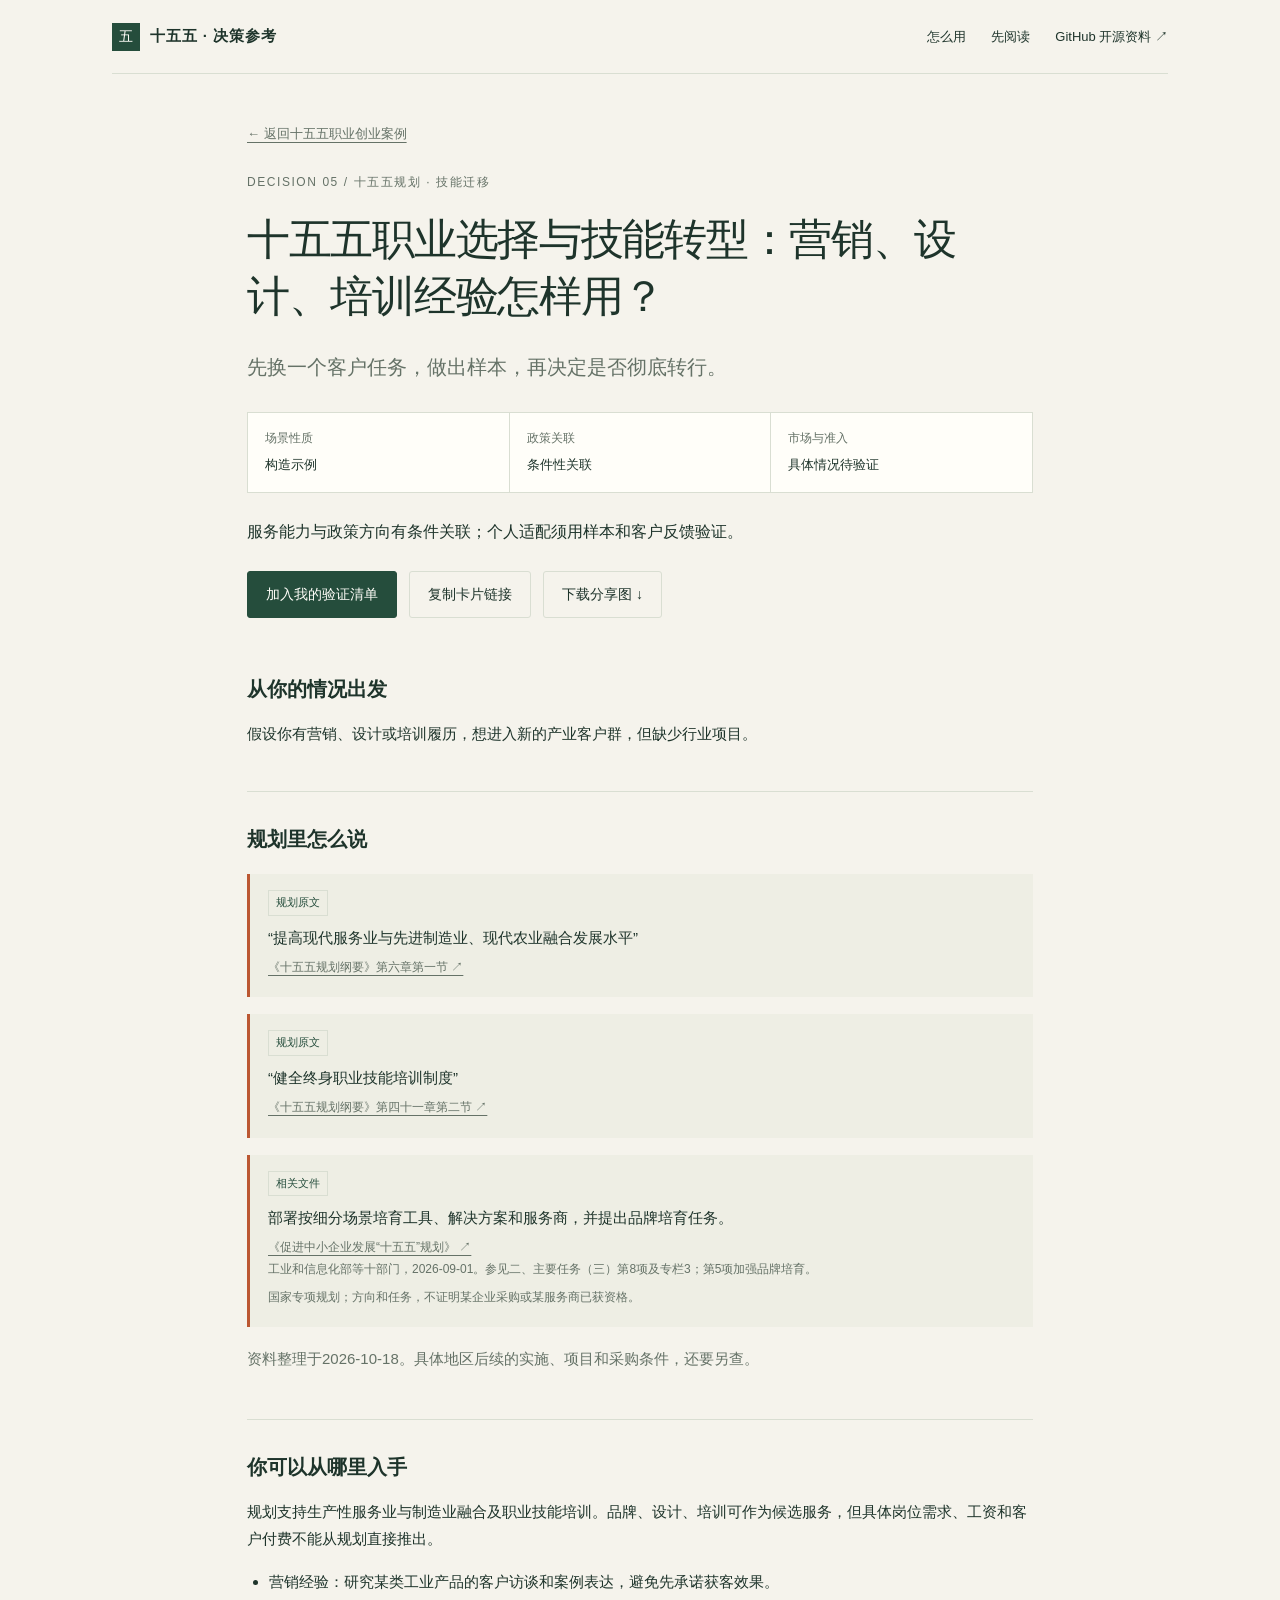
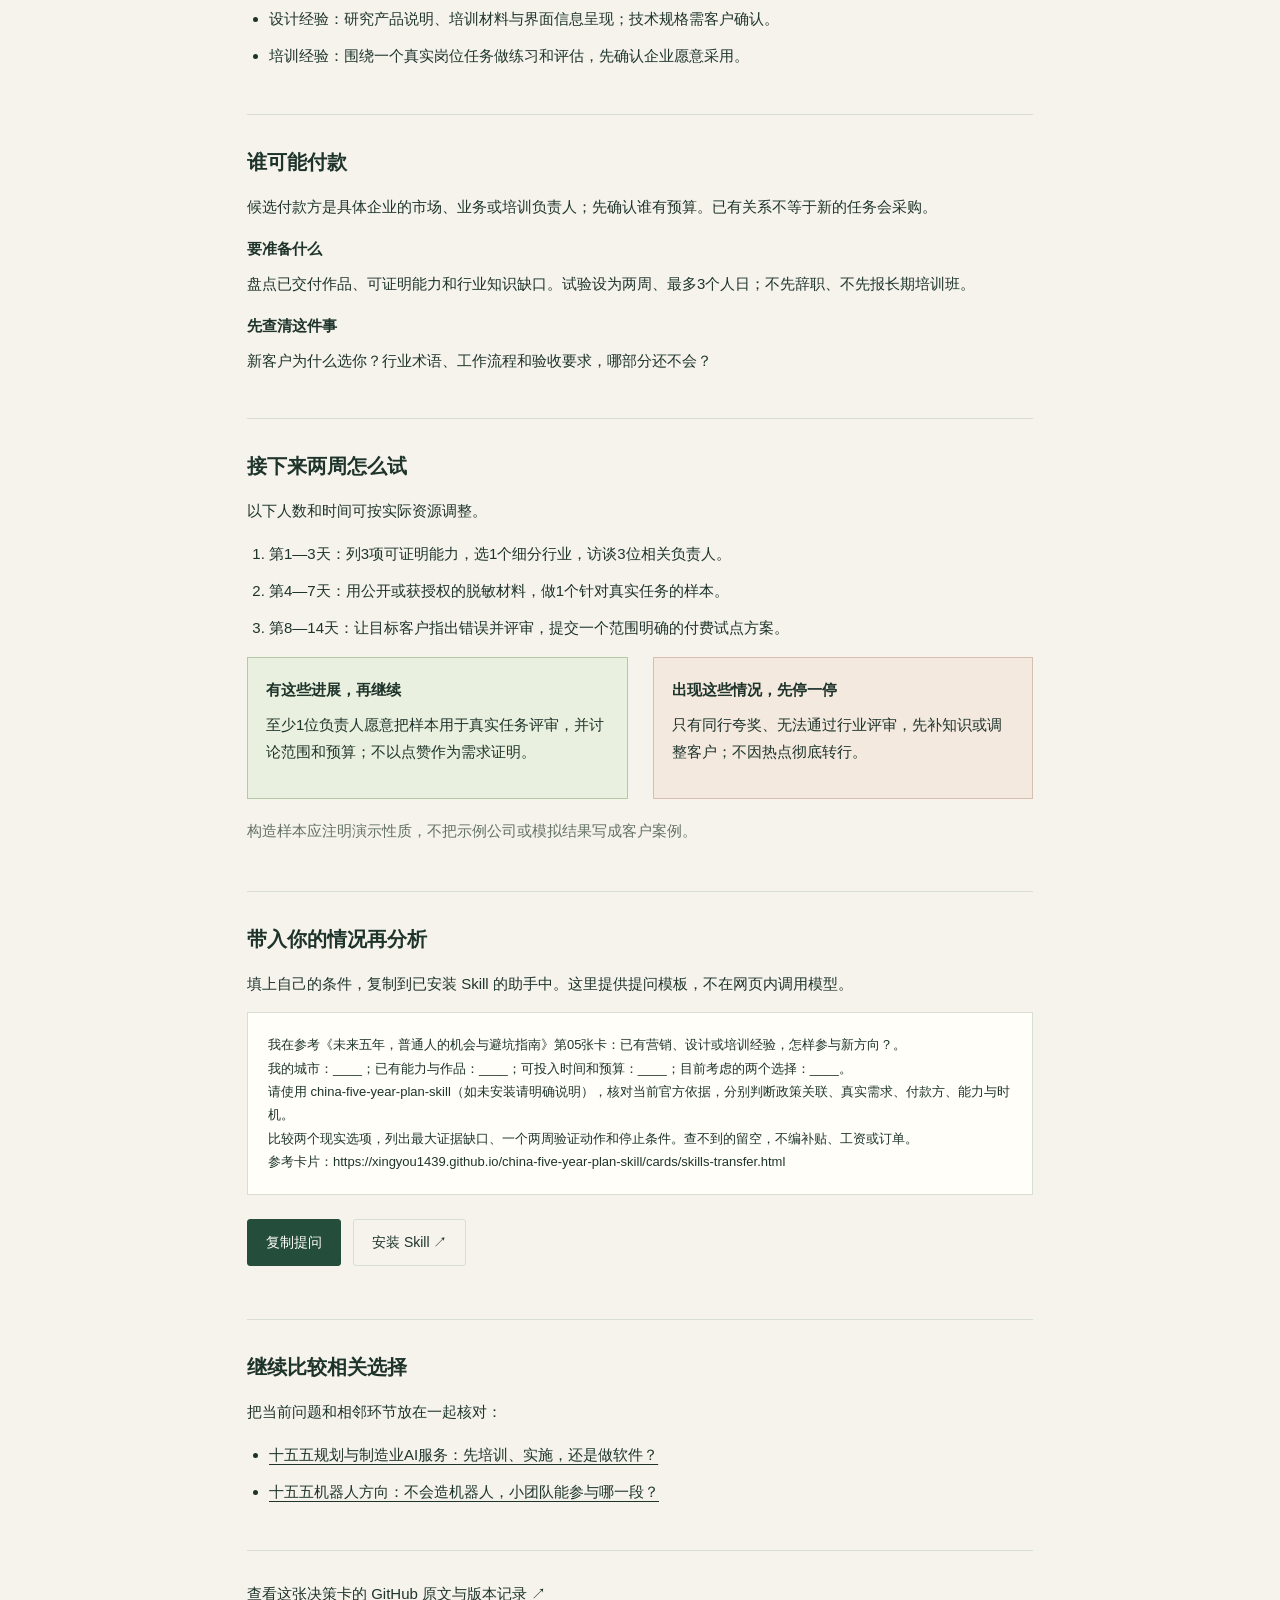
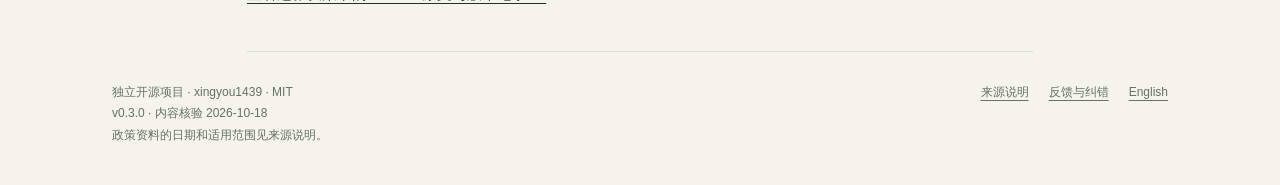
<file: site/cards/skills-transfer.html>
<!doctype html>
<html lang="zh-CN"><head><meta charset="utf-8"><meta name="viewport" content="width=device-width, initial-scale=1"><title>十五五职业选择与技能转型：营销、设计、培训经验怎样用？</title><meta name="description" content="结合十五五规划，研究营销、设计和培训经验如何迁移到新的客户任务，盘点可证明能力、行业知识和付款方，再用样本评审验证方向。构造示例，不承诺岗位或收入。"><meta name="theme-color" content="#254d3c"><link rel="canonical" href="https://xingyou1439.github.io/china-five-year-plan-skill/cards/skills-transfer.html"><meta property="og:title" content="十五五职业选择与技能转型：营销、设计、培训经验怎样用？"><meta property="og:description" content="结合十五五规划，研究营销、设计和培训经验如何迁移到新的客户任务，盘点可证明能力、行业知识和付款方，再用样本评审验证方向。构造示例，不承诺岗位或收入。"><meta property="og:type" content="article"><meta property="og:url" content="https://xingyou1439.github.io/china-five-year-plan-skill/cards/skills-transfer.html"><meta property="og:locale" content="zh_CN"><link rel="stylesheet" href="../style.css"></head>
<body><div class="wrap"><header class="topbar"><a class="brand" href="https://xingyou1439.github.io/china-five-year-plan-skill/"><span class="mark">五</span>十五五 · 决策参考</a><nav class="nav" aria-label="主导航"><a href="https://xingyou1439.github.io/china-five-year-plan-skill/#start">怎么用</a><a href="https://xingyou1439.github.io/china-five-year-plan-skill/#downloads">先阅读</a><a class="desktop" href="https://github.com/xingyou1439/china-five-year-plan-skill" target="_blank" rel="noopener">GitHub 开源资料 ↗</a></nav></header></div><main class="wrap detail" data-card="05"><a class="back" href="https://xingyou1439.github.io/china-five-year-plan-skill/#cases">← 返回十五五职业创业案例</a><p class="eyebrow" style="margin:24px 0 0">DECISION 05 / 十五五规划 · 技能迁移</p><h1>十五五职业选择与技能转型：营销、设计、培训经验怎样用？</h1><p class="lead">先换一个客户任务，做出样本，再决定是否彻底转行。</p><div class="status"><div><strong>场景性质</strong>构造示例</div><div><strong>政策关联</strong>条件性关联</div><div><strong>市场与准入</strong>具体情况待验证</div></div><p>服务能力与政策方向有条件关联；个人适配须用样本和客户反馈验证。</p><div class="actions"><button class="btn" data-save="05" aria-pressed="false">加入我的验证清单</button><button class="btn secondary" data-share="05">复制卡片链接</button><a class="btn secondary" href="https://github.com/xingyou1439/china-five-year-plan-skill/releases/download/v0.3.0/decision-card-05.png" download>下载分享图 ↓</a></div>
<div class="block"><h2>从你的情况出发</h2><p>假设你有营销、设计或培训履历，想进入新的产业客户群，但缺少行业项目。</p></div>
<div class="block"><h2>规划里怎么说</h2><div class="evidence"><span class="fact-label">规划原文</span><p>“提高现代服务业与先进制造业、现代农业融合发展水平”</p><p class="source"><a href="https://www.bjrd.gov.cn/zyfb/zt/14jqgrd04chybjdbthdztbd/wjbg/202603/t20260314_4557219.html" target="_blank" rel="noopener">《十五五规划纲要》第六章第一节 ↗</a></p></div><div class="evidence"><span class="fact-label">规划原文</span><p>“健全终身职业技能培训制度”</p><p class="source"><a href="https://www.bjrd.gov.cn/zyfb/zt/14jqgrd04chybjdbthdztbd/wjbg/202603/t20260314_4557219.html" target="_blank" rel="noopener">《十五五规划纲要》第四十一章第二节 ↗</a></p></div><div class="evidence"><span class="fact-label">相关文件</span><p>部署按细分场景培育工具、解决方案和服务商，并提出品牌培育任务。</p><p class="source"><a href="https://www.bypc.gov.cn/zfxxgk/bmdwxzjd/bmdw/qkjj/fdzdgknr/zczxwdk/art/2026/art_0e79c958171a4d4e8ed7e3a26af99803.html" target="_blank" rel="noopener">《促进中小企业发展“十五五”规划》 ↗</a><br>工业和信息化部等十部门，2026-09-01。参见二、主要任务（三）第8项及专栏3；第5项加强品牌培育。</p><p class="source">国家专项规划；方向和任务，不证明某企业采购或某服务商已获资格。</p></div><p class="boundary">资料整理于2026-10-18。具体地区后续的实施、项目和采购条件，还要另查。</p></div>
<div class="block"><h2>你可以从哪里入手</h2><p>规划支持生产性服务业与制造业融合及职业技能培训。品牌、设计、培训可作为候选服务，但具体岗位需求、工资和客户付费不能从规划直接推出。</p><ul><li>营销经验：研究某类工业产品的客户访谈和案例表达，避免先承诺获客效果。</li><li>设计经验：研究产品说明、培训材料与界面信息呈现；技术规格需客户确认。</li><li>培训经验：围绕一个真实岗位任务做练习和评估，先确认企业愿意采用。</li></ul></div>
<div class="block"><h2>谁可能付款</h2><p>候选付款方是具体企业的市场、业务或培训负责人；先确认谁有预算。已有关系不等于新的任务会采购。</p><h3>要准备什么</h3><p>盘点已交付作品、可证明能力和行业知识缺口。试验设为两周、最多3个人日；不先辞职、不先报长期培训班。</p><h3>先查清这件事</h3><p>新客户为什么选你？行业术语、工作流程和验收要求，哪部分还不会？</p></div>
<div class="block"><h2>接下来两周怎么试</h2><p>以下人数和时间可按实际资源调整。</p><ol><li>第1—3天：列3项可证明能力，选1个细分行业，访谈3位相关负责人。</li><li>第4—7天：用公开或获授权的脱敏材料，做1个针对真实任务的样本。</li><li>第8—14天：让目标客户指出错误并评审，提交一个范围明确的付费试点方案。</li></ol><div class="twocol"><div class="good"><h3>有这些进展，再继续</h3><p>至少1位负责人愿意把样本用于真实任务评审，并讨论范围和预算；不以点赞作为需求证明。</p></div><div class="stop"><h3>出现这些情况，先停一停</h3><p>只有同行夸奖、无法通过行业评审，先补知识或调整客户；不因热点彻底转行。</p></div></div><p class="boundary">构造样本应注明演示性质，不把示例公司或模拟结果写成客户案例。</p></div>
<div class="block"><h2>带入你的情况再分析</h2><p>填上自己的条件，复制到已安装 Skill 的助手中。这里提供提问模板，不在网页内调用模型。</p><pre class="prompt" id="prompt-05">我在参考《未来五年，普通人的机会与避坑指南》第05张卡：已有营销、设计或培训经验，怎样参与新方向？。
我的城市：____；已有能力与作品：____；可投入时间和预算：____；目前考虑的两个选择：____。
请使用 china-five-year-plan-skill（如未安装请明确说明），核对当前官方依据，分别判断政策关联、真实需求、付款方、能力与时机。
比较两个现实选项，列出最大证据缺口、一个两周验证动作和停止条件。查不到的留空，不编补贴、工资或订单。
参考卡片：https://xingyou1439.github.io/china-five-year-plan-skill/cards/skills-transfer.html</pre><div class="actions"><button class="btn" data-prompt="05">复制提问</button><a class="btn secondary" href="https://github.com/xingyou1439/china-five-year-plan-skill#安装与使用">安装 Skill ↗</a></div></div><div class="block"><h2>继续比较相关选择</h2><p>把当前问题和相邻环节放在一起核对：</p><ul><li><a href="manufacturing-ai.html">十五五规划与制造业AI服务：先培训、实施，还是做软件？</a></li><li><a href="robotics-services.html">十五五机器人方向：不会造机器人，小团队能参与哪一段？</a></li></ul></div><div class="block"><p><a href="https://github.com/xingyou1439/china-five-year-plan-skill/blob/codex/initial-release/guide/card-05.md">查看这张决策卡的 GitHub 原文与版本记录 ↗</a></p></div></main><div class="wrap"><footer class="footer"><p>独立开源项目 · xingyou1439 · MIT<br>v0.3.0 · 内容核验 2026-10-18<br>政策资料的日期和适用范围见来源说明。</p><div class="footer-links"><a href="https://github.com/xingyou1439/china-five-year-plan-skill/blob/codex/initial-release/SOURCE_NOTICE.md">来源说明</a><a href="https://github.com/xingyou1439/china-five-year-plan-skill/issues/new?template=guide-feedback.yml">反馈与纠错</a><a href="https://github.com/xingyou1439/china-five-year-plan-skill/blob/codex/initial-release/README.en.md">English</a></div></footer></div><script id="guide-data" type="application/json">{"version": "0.3.0", "title": "未来五年，普通人的机会与避坑指南", "subtitle": "基于十五五规划的职业与小生意决策参考", "author": "xingyou1439", "reviewed": "2026-10-18", "scope": "5个构造场景；政策引文已核对，商业需求与个人适配未实证。", "source_url": "https://www.bjrd.gov.cn/zyfb/zt/14jqgrd04chybjdbthdztbd/wjbg/202603/t20260314_4557219.html", "reader_url": "https://xingyou1439.github.io/china-five-year-plan-skill/", "repository": "https://github.com/xingyou1439/china-five-year-plan-skill", "cards": [{"id": "01", "slug": "manufacturing-ai", "topic": "AI服务", "audience": ["培训与咨询", "技术与交付"], "title": "给制造企业做 AI，先培训、实施，还是做软件？", "short_title": "制造业 AI，先卖哪一步", "lead": "先找一项反复发生的业务任务，再决定交付形式。", "situation": "假设你有企业培训或流程梳理经验，想给本地制造企业提供 AI 服务，尚无同类付费项目。", "judgment": "政策关联直接；首单需求、交付能力和付款意愿待验证。", "policy_ids": ["P03", "P07"], "chapter": "第四章第一节；第十三章第一节", "update_ids": ["U01", "U04"], "interpretation": "规划支持制造业数智化和中小企业赋能。对小团队，可先研究现有流程中的一个环节；这不等于应立即开发通用软件。", "roles": ["培训：客户已有明确学习需求，验收是掌握和使用，而非签到。", "实施：交付一项可测量流程，例如用脱敏样本整理询盘与产品资料。", "软件：多个独立客户出现相同需求，且愿意持续付费后，再研究产品化。"], "payer": "先访谈业务负责人，再确认预算审批人。候选客户是具体企业；不能把地方政府、园区或财政资金默认成付款方。", "capability": "需要客户访谈、流程梳理和基本交付能力；涉及系统集成时需补技术伙伴。试验投入自行设为两周、最多3个人日，不先买服务器或招人。", "gap": "缺少具体任务的现状成本、授权样本和付款决策。", "steps": ["第1—3天：找5家同一细分行业企业，问最近一次任务如何完成、谁负责、哪里返工。", "第4—7天：选1个任务，取得脱敏样本；记录人工耗时、错误与复核成本。", "第8—14天：用现有工具做对照演示，提交范围、验收方式和试点报价；不接入生产控制。"], "success": "至少1位预算负责人愿意确认小范围付费试点的范围和验收方法；改进包含人工复核后的净效果。", "stop": "只有“AI很重要”的认可，没有任务、样本或预算负责人，先换任务或客户；不进入重开发。", "boundary": "客户数据需获授权；部署、数据和行业要求按具体项目核实。", "share_line": "先卖一个能验收的改善，再决定做成什么产品。", "seo_title": "十五五规划与制造业AI服务：先培训、实施，还是做软件？", "seo_description": "结合十五五规划的中小企业数智赋能方向，比较AI培训、流程实施与软件产品三种交付方式，梳理客户与付款方、能力门槛及两周验证动作。构造场景，需求与付费意愿待验证。", "related_ids": ["05", "04"]}, {"id": "02", "slug": "robotics-services", "topic": "机器人", "audience": ["技术与交付", "行业从业者"], "title": "不会造机器人，小团队能参与哪一段？", "short_title": "不会造机器人，先找场景", "lead": "从用户现场的一项任务入手，寻找已有交付链条中的缺口。", "situation": "假设你熟悉某类工厂或仓储现场，但没有整机研发能力，也没有机器人部署履历。", "judgment": "方向相关；参与位置取决于现场知识、专业能力及已有供应商关系。", "policy_ids": ["P04", "P05"], "chapter": "第五章第一节、第二节", "update_ids": ["U02"], "interpretation": "国家部署真实场景、联合体和应用验证。可研究场景整理、流程文档、数据质量辅助和验收记录等服务；这些角色是本项目推导，并非官方指定给个人的机会。", "roles": ["现场梳理：把任务、环境、例外情况和验收方式写清楚。", "交付辅助：为已有集成商提供经其确认的流程文档或测试记录。", "专业技术服务：具备相应能力后，再研究部署、数据或运维任务。"], "payer": "候选付款方是整机企业、集成商或具体场景用户。逐家确认谁采购、按什么验收；不能把专项行动当成现成订单。", "capability": "需有现场进入条件、基础行业知识和安全意识。试验设为两周、最多3个人日，仅做访谈和文档样本，不购置机器人。", "gap": "哪一家已有项目、需要外部服务、允许你接触哪些场景和资料？", "steps": ["第1—3天：找3家相关集成商或整机企业，以及2家场景用户，核实真实项目阶段。", "第4—7天：选1项已有任务，整理流程、异常和验收记录样表。", "第8—14天：请项目负责人评审样表，询问可外包范围、供应商要求和采购方式。"], "success": "至少1个真实项目负责人确认具体交付缺口，并愿意讨论采购条件或样本评审。", "stop": "只有展会演示和宣传需求，无法定位用户现场、负责人或交付要求，暂停投入。", "boundary": "现场作业、设备操作、数据采集需另行授权和能力核验；不把流程文档服务冒充安全认证。", "share_line": "先找到机器人真正干活的地方，再找你能交付的一段。", "seo_title": "十五五机器人方向：不会造机器人，小团队能参与哪一段？", "seo_description": "从十五五规划的应用场景与产业发展方向出发，研究机器人现场梳理、流程文档和交付辅助等候选服务，核查采购方、能力门槛和项目条件。构造场景，不代表已有订单。", "related_ids": ["04", "05"]}, {"id": "03", "slug": "eldercare-payer", "topic": "养老服务", "audience": ["行业从业者", "培训与咨询"], "title": "想做养老业务，老人、子女、机构，谁会付钱？", "short_title": "养老需求，先画付款关系", "lead": "把使用者、决策者、付款者和结算者分开写。", "situation": "假设你想提供适老服务、机构运营支持或数字工具，尚未确定具体服务项目和经营地区。", "judgment": "政策方向直接相关；具体项目的支付、准入和持续经营条件待验证。", "policy_ids": ["P22"], "chapter": "第四十章第一节", "update_ids": ["U03"], "interpretation": "养老方向包含不同的服务与支付路径。深圳案例说明消费补贴还要经过对象、项目、机构、凭证和结算等环节；不能据此推断所有养老产品都有补贴。", "roles": ["家庭自费：使用者可能是老人，决策和付费也可能由子女承担，需逐案确认。", "机构采购：为已有机构提供一个明确运营或工具服务，按机构采购流程核实。", "政策相关服务：先核对当地对象、服务清单、机构条件与核销流程，再讨论进入。"], "payer": "绘出使用者→购买决策者→实际付款者→审核结算方。深圳2026年案例有电子消费券抵扣和审核结算，不能视作服务商无条件领取补贴。", "capability": "需了解实际照护场景及服务责任。试验设为两周、最多3个人日，先访谈，不先租场地；专业照护任务需相应专业能力。", "gap": "具体服务是否有人自费购买、机构愿不愿采购，以及回款时间是否能承受？", "steps": ["第1—3天：选1座城市、1种具体服务，查当地现行规则及服务机构申报条件。", "第4—7天：在知情同意下，访谈3户相关家庭、2家机构，不收集病历和证件。", "第8—14天：分别画自费与机构采购路径，核实单次服务成本、凭证和回款条件。"], "success": "至少1条支付路径中的决策人确认需求、采购条件及可接受的价格形成方式。", "stop": "只有“老龄化一定有需求”的判断，或主要靠尚未确认的补贴维持收入，暂缓启动。", "boundary": "深圳文件仅作地区案例，不证明你的地区、主体或服务已具备资格；照护与医疗活动分别核实。", "share_line": "先说清谁使用、谁决定、谁付钱，再谈银发经济。", "seo_title": "十五五养老服务创业：老人、子女、机构，谁会付钱？", "seo_description": "结合十五五养老服务方向与有日期和地区边界的实施案例，区分使用者、决策者、付款方和结算方，研究自费与机构采购路径。具体地区资格、需求和回款条件待验证。", "related_ids": ["04", "05"]}, {"id": "04", "slug": "policy-to-order", "topic": "选方向", "audience": ["准备创业", "行业从业者", "技术与交付", "培训与咨询"], "title": "国家支持的行业，为什么你仍然接不到订单？", "short_title": "从政策方向，走到真实订单", "lead": "方向之后，还有项目、采购、角色与交付条件。", "situation": "假设你看到一个行业进入规划，准备投入时间或资金，但没有明确客户和采购证据。", "judgment": "能确认方向；当前订单与个人适配证据不足。", "policy_ids": ["P01", "P02"], "chapter": "第六十二章第一节、第二节", "update_ids": [], "interpretation": "年度计划和具体工作安排是从国家方向追踪落实的线索。产业发展任务的推进方式，不等于给每个参与者分配预算或订单。", "roles": ["查执行：把国家方向继续追到地方年度安排和实际责任主体。", "查采购：找到具体购买任务、预算来源、采购条件或真实客户访谈。", "查位置：明确自己交付什么、与谁竞争、什么情况下拿不到这单。"], "payer": "逐项填：谁发起、谁使用、谁验收、谁审批付款。没有答案时，付款方仍是未知。", "capability": "需要基本检索、访谈与成本估算。试验设为两周、最多2个人日；先核实一个小任务，不为一个产业大词建团队。", "gap": "政策目标→实施工具→具体项目→采购需求→可进入角色，哪一段尚无证据？", "steps": ["第1—3天：选1项方向，找到对应地方部门或具体企业，不广泛堆资料。", "第4—7天：核验1份现行项目或采购文件，或取得1次预算负责人访谈记录。", "第8—14天：对照资格、范围、验收和回款条件，写出能进入与不能进入的理由。"], "success": "至少连通一条有出处的实施链，并定位可接触的真实付款决策人；未连通的环节如实留空。", "stop": "始终只有规划、新闻和券商观点，找不到项目与客户，降为观察方向。", "boundary": "采购公告也不等于你符合投标条件，更不等于已经中标；不代写虚构资质。", "share_line": "政策方向是检索起点；先把通向客户的链条补齐。", "seo_title": "十五五创业方向怎么判断：从政策支持走到客户订单", "seo_description": "怎样把十五五规划中的行业方向拆到实施项目、采购主体、客户与可交付任务？用五个问题识别创业判断的证据缺口，并设计两周验证与停止条件。", "related_ids": ["01", "03"]}, {"id": "05", "slug": "skills-transfer", "topic": "技能迁移", "audience": ["培训与咨询", "准备创业", "行业从业者"], "title": "已有营销、设计或培训经验，怎样参与新方向？", "short_title": "先迁移能力，再决定转行", "lead": "先换一个客户任务，做出样本，再决定是否彻底转行。", "situation": "假设你有营销、设计或培训履历，想进入新的产业客户群，但缺少行业项目。", "judgment": "服务能力与政策方向有条件关联；个人适配须用样本和客户反馈验证。", "policy_ids": ["P06", "P23"], "chapter": "第六章第一节；第四十一章第二节", "update_ids": ["U01"], "interpretation": "规划支持生产性服务业与制造业融合及职业技能培训。品牌、设计、培训可作为候选服务，但具体岗位需求、工资和客户付费不能从规划直接推出。", "roles": ["营销经验：研究某类工业产品的客户访谈和案例表达，避免先承诺获客效果。", "设计经验：研究产品说明、培训材料与界面信息呈现；技术规格需客户确认。", "培训经验：围绕一个真实岗位任务做练习和评估，先确认企业愿意采用。"], "payer": "候选付款方是具体企业的市场、业务或培训负责人；先确认谁有预算。已有关系不等于新的任务会采购。", "capability": "盘点已交付作品、可证明能力和行业知识缺口。试验设为两周、最多3个人日；不先辞职、不先报长期培训班。", "gap": "新客户为什么选你？行业术语、工作流程和验收要求，哪部分还不会？", "steps": ["第1—3天：列3项可证明能力，选1个细分行业，访谈3位相关负责人。", "第4—7天：用公开或获授权的脱敏材料，做1个针对真实任务的样本。", "第8—14天：让目标客户指出错误并评审，提交一个范围明确的付费试点方案。"], "success": "至少1位负责人愿意把样本用于真实任务评审，并讨论范围和预算；不以点赞作为需求证明。", "stop": "只有同行夸奖、无法通过行业评审，先补知识或调整客户；不因热点彻底转行。", "boundary": "构造样本应注明演示性质，不把示例公司或模拟结果写成客户案例。", "share_line": "带着已有交付能力进入新客户场景，再补行业知识。", "seo_title": "十五五职业选择与技能转型：营销、设计、培训经验怎样用？", "seo_description": "结合十五五规划，研究营销、设计和培训经验如何迁移到新的客户任务，盘点可证明能力、行业知识和付款方，再用样本评审验证方向。构造示例，不承诺岗位或收入。", "related_ids": ["01", "02"]}], "updates": [{"id": "U01", "title": "促进中小企业发展“十五五”规划", "issuer": "工业和信息化部等十部门", "document_date": "2026-09-01", "retrieved": "2026-10-18", "url": "https://www.bypc.gov.cn/zfxxgk/bmdwxzjd/bmdw/qkjj/fdzdgknr/zczxwdk/art/2026/art_0e79c958171a4d4e8ed7e3a26af99803.html", "host": "北京市昌平区政府转载全文", "locator": "二、主要任务（三）第8项及专栏3；第5项加强品牌培育", "quote": "体系化培育一批面向中小企业典型应用场景的专业化工具产品、解决方案和服务商。", "summary": "部署按细分场景培育工具、解决方案和服务商，并提出品牌培育任务。", "scope": "国家专项规划；方向和任务，不证明某企业采购或某服务商已获资格。"}, {"id": "U02", "title": "两部门关于联合开展2026年度人形机器人与具身智能实景实训专项行动的通知", "issuer": "工业和信息化部办公厅、国务院国资委办公厅", "document_date": "2026-06-03", "published": "2026-06-08", "retrieved": "2026-10-18", "url": "https://www.miit.gov.cn/zwgk/zcwj/wjfb/tz/art/2026/art_f291ccd3da4c47ce95741de63cc088e6.html", "host": "工业和信息化部", "locator": "二、主要任务（二）（三）（四）", "quote": "支持以用户单位、整机企业（或应用服务商）为主体", "summary": "围绕真实场景开展联合体协作、数据治理与应用验证。", "scope": "通知列明的地区、有关央企及参考开展工作的主体；不证明个人可以直接承接。工作计划报送节点已过，不作为当前开放申报入口。"}, {"id": "U03", "title": "深圳市民政局关于向中度以上失能老年人发放养老服务消费补贴工作的通告", "issuer": "深圳市民政局", "document_date": "2026-01-23", "retrieved": "2026-10-18", "url": "https://www.sz.gov.cn/cn/xxgk/zfxxgj/tzgg/content/post_12614426.html", "host": "深圳市政府", "locator": "一、实施周期；二、补贴内容；三（四）服务供给与核销、（五）资金结算；附件2", "quote": "养老服务消费补贴原则上每月结算一次。", "summary": "在规定对象、项目与机构条件下，通过电子消费券抵扣，按流程上传凭证并审核结算。", "scope": "深圳2026年项目；不可外推全国、所有老人、所有服务或所有机构。未核实具体经营者入库资格。"}, {"id": "U04", "title": "中小企业数字化赋能专项行动方案（2025—2027年）", "issuer": "工业和信息化部、财政部、中国人民银行、金融监管总局", "document_date": "2024-12-12", "retrieved": "2026-10-18", "url": "https://app.www.gov.cn/govdata/gov/202412/14/522696/article.html", "host": "中国政府网转载工信部原文", "locator": "二（四）第10项、（六）第14—15项", "quote": "培育一批“小快轻准”数字化产品和解决方案", "summary": "部署在细分行业推广场景型产品和服务；涉及客户营销等应用场景。", "scope": "2025—2027年国家行动方案；地方实施、服务商遴选、具体预算均需另查。"}], "seo_title": "十五五规划解读与职业创业选择｜未来五年机会与避坑指南", "seo_description": "免费的双语 AI Skill，结合十三五、十四五与十五五规划，分析职业、技能学习、创业和项目选择。带入自己的情况提问，获得有政策出处的判断与下一步建议；也可先阅读案例和短版 PDF。"}</script><script src="../app.js" defer></script><div id="toast" class="toast" role="status" hidden></div></body></html>
</file>
<file: site/style.css>
:root{--bg:#f5f3ec;--paper:#fffef9;--ink:#1e342b;--muted:#657267;--line:#d9ded2;--green:#254d3c;--lime:#d7e7bb;--orange:#bb5732;--soft:#ebece3;--serif:'Songti SC','Noto Serif CJK SC',serif;--sans:-apple-system,BlinkMacSystemFont,'PingFang SC','Microsoft YaHei',sans-serif}
*{box-sizing:border-box}html{scroll-behavior:smooth;scroll-padding-top:24px}body{margin:0;background:var(--bg);color:var(--ink);font:16px/1.8 var(--sans)}a{color:inherit;text-underline-offset:4px}button,input,select,textarea{font:inherit}button,a,input,select,textarea{touch-action:manipulation}button{cursor:pointer}button:focus-visible,a:focus-visible,input:focus-visible,textarea:focus-visible{outline:3px solid var(--orange);outline-offset:4px}.wrap{max-width:1120px;margin:auto;padding:0 32px}.topbar{display:flex;justify-content:space-between;align-items:center;gap:20px;padding:22px 0;border-bottom:1px solid var(--line)}.brand{font-weight:650;text-decoration:none;font-size:15px;letter-spacing:.06em}.mark{display:inline-grid;place-items:center;background:var(--green);color:var(--paper);width:28px;height:28px;margin-right:10px;font:14px/1 var(--serif)}.nav{display:flex;gap:25px;font-size:13px}.nav a{text-decoration:none}.hero{padding:64px 0 52px;display:grid;grid-template-columns:1.4fr 1fr;gap:62px}.eyebrow{font-size:12px;letter-spacing:.13em;text-transform:uppercase;color:var(--muted)}h1,h2,h3,p{margin-top:0}h1{font:500 clamp(37px,4.4vw,56px)/1.32 var(--serif);letter-spacing:-.03em;margin:19px 0 23px}h1 em{font-style:normal;color:var(--orange)}.intro{font-size:17px;color:var(--muted);max-width:560px}.actions{display:flex;gap:12px;flex-wrap:wrap;margin:24px 0}.btn{display:inline-flex;align-items:center;justify-content:center;gap:7px;min-height:46px;padding:10px 18px;border:1px solid var(--green);border-radius:3px;text-decoration:none;font-size:14px;background:var(--green);color:var(--paper)}.btn.secondary{background:transparent;color:var(--ink);border-color:var(--line)}.tiny{font-size:12px;color:var(--muted)}.diagram{align-self:center;background:var(--green);color:var(--paper);padding:28px 28px 26px;border-radius:3px;position:relative}.diagram .eyebrow{color:#ccd7c8}.diagram h2{font:27px/1.5 var(--serif);margin:14px 0 20px}.chain{display:grid;gap:0}.chain div{display:flex;align-items:center;gap:13px;padding:11px 0;border-top:1px solid #ffffff26;font-size:14px}.chain b{font-size:11px;color:var(--lime);font-weight:400}.chain span:last-child{margin-left:auto;color:var(--lime)}.diagram .tiny{color:#c8d8cd;margin:20px 0 0}.rail{display:grid;grid-template-columns:repeat(3,1fr);border-top:1px solid var(--line);border-bottom:1px solid var(--line);padding:17px 0;gap:28px;font-size:13px}.rail strong{display:block;font-size:15px;font-weight:600}.rail span{color:var(--muted)}section{padding:54px 0;border-bottom:1px solid var(--line)}.section-head{display:flex;justify-content:space-between;align-items:end;gap:30px;margin-bottom:25px}.section-head h2{font:30px/1.5 var(--serif);margin:7px 0 0}.section-head p{max-width:420px;font-size:14px;color:var(--muted);margin:0}.filters{display:flex;gap:9px;flex-wrap:wrap;margin:0 0 22px}.filter{border:1px solid var(--line);background:transparent;padding:7px 14px;border-radius:30px;min-height:42px;font-size:13px;color:var(--ink)}.filter[aria-pressed=true]{background:var(--green);border-color:var(--green);color:var(--paper)}.card-grid{display:grid;grid-template-columns:repeat(2,minmax(0,1fr));gap:18px}.teaser{background:var(--paper);border:1px solid var(--line);padding:27px;display:flex;flex-direction:column;min-height:300px;transition:transform .18s ease}.teaser:hover{transform:translateY(-3px)}.card-meta{display:flex;justify-content:space-between;gap:15px;color:var(--muted);font-size:12px}.num{font:20px/1.4 var(--serif);color:var(--orange)}.teaser h3{font:24px/1.5 var(--serif);margin:21px 0 12px}.teaser p{font-size:14px;color:var(--muted);margin-bottom:20px}.teaser-bottom{display:flex;align-items:center;justify-content:space-between;margin-top:auto;gap:12px;font-size:13px}.teaser-bottom a{font-weight:600}.bookmark{border:0;background:var(--soft);color:var(--green);border-radius:3px;padding:8px 12px;min-height:42px;font-size:12px}.bookmark[aria-pressed=true]{background:var(--lime)}.teaser[hidden]{display:none}.empty{padding:22px;border:1px dashed var(--line)}.method{display:grid;grid-template-columns:repeat(3,1fr);gap:30px}.method h3{font-size:16px;margin:10px 0}.method p{font-size:14px;color:var(--muted)}.method-number{font:32px/1.4 var(--serif);color:var(--orange)}.plan{background:#e8ecdf;padding:30px;border:1px solid var(--line)}.plan-head{display:flex;justify-content:space-between;align-items:start;gap:22px}.plan h2{font:28px/1.5 var(--serif)}.plan p{color:var(--muted);font-size:14px}.selected-list{list-style:none;padding:0;margin:0}.selected-list li{display:flex;justify-content:space-between;align-items:center;gap:15px;padding:11px 0;border-bottom:1px solid var(--line);font-size:14px}.form-grid{display:grid;grid-template-columns:1fr 1fr;gap:16px;margin:22px 0 0}label{font-size:13px;display:block}input,textarea{width:100%;border:1px solid #bcc9b6;border-radius:3px;background:var(--paper);padding:11px;margin:7px 0 0;color:var(--ink)}textarea{resize:vertical;min-height:90px}.download-row{display:grid;grid-template-columns:1fr 1fr;gap:25px}.download-block{padding:25px;border:1px solid var(--line);background:var(--paper)}.download-block h3{font:24px/1.5 var(--serif);margin-bottom:10px}.download-block p{font-size:14px;color:var(--muted)}.download-block .btn{margin:10px 0}.footer{padding:30px 0 38px;display:flex;justify-content:space-between;align-items:start;gap:30px;font-size:12px;color:var(--muted)}.footer p{margin:0}.footer-links{display:flex;gap:20px;white-space:nowrap}.toast{position:fixed;bottom:25px;left:50%;transform:translateX(-50%);background:var(--green);color:white;padding:12px 22px;box-shadow:0 8px 30px #0002;z-index:10;max-width:90vw;text-align:center;font-size:14px}.detail{max-width:850px;padding-top:45px}.detail h1{font-size:clamp(30px,4vw,43px);max-width:790px}.back{font-size:13px;color:var(--muted)}.detail .lead{font-size:20px;color:var(--muted);margin-bottom:27px}.status{display:grid;grid-template-columns:repeat(3,1fr);gap:1px;background:var(--line);border:1px solid var(--line);margin:25px 0}.status div{background:var(--paper);padding:15px 17px;font-size:13px}.status strong{display:block;margin-bottom:4px;font-size:12px;color:var(--muted);font-weight:400}.block{padding:29px 0;border-bottom:1px solid var(--line)}.block h2{font-size:20px;font-weight:600;margin-bottom:13px}.block h3{font-size:15px;margin-bottom:8px}.block p,.block li{font-size:15px}.block ul,.block ol{padding-left:22px}.block li{margin-bottom:10px}.evidence{border-left:3px solid var(--orange);padding:13px 18px;background:#eeeee4;margin:17px 0}.evidence p{margin:0 0 6px}.source{font-size:12px!important;color:var(--muted);word-break:break-word}.fact-label{display:inline-block;font-size:11px;color:var(--green);padding:2px 7px;border:1px solid var(--line);margin:0 0 8px}.boundary{font-size:13px;color:var(--muted);margin:18px 0}.twocol{display:grid;grid-template-columns:1fr 1fr;gap:25px}.stop{border:1px solid #d8bead;background:#f4e9df;padding:18px}.good{border:1px solid #b6c9a5;background:#eaf0df;padding:18px}.prompt{white-space:pre-wrap;background:var(--paper);border:1px solid var(--line);padding:20px;font:13px/1.8 var(--sans);max-height:280px;overflow:auto}.share-sheet{width:1080px;min-height:1420px;background:var(--bg);padding:68px 72px;color:var(--ink)}.share-sheet .share-title{font:52px/1.35 var(--serif);margin:25px 0 20px}.share-sheet .share-lead{font-size:25px;color:var(--muted);margin:0 0 30px}.share-sheet .share-block{padding:25px 0;border-top:1px solid var(--line)}.share-sheet .share-block h2{font-size:19px;color:var(--orange);margin:0 0 10px}.share-sheet .share-block p{font-size:22px;line-height:1.75;margin:0}.share-sheet .share-foot{border-top:1px solid var(--line);padding-top:22px;margin-top:25px;font-size:16px;color:var(--muted)}.share-sheet .share-foot a{word-break:break-all;font-size:15px}.share-sheet .share-tag{font-size:17px;color:var(--muted)}.share-sheet .num{font-size:30px}.share-sheet .share-source{font-size:15px;color:var(--muted);margin-top:12px}
@media(max-width:760px){.wrap{padding:0 21px}.topbar{padding:17px 0}.brand{font-size:12px;letter-spacing:0}.mark{margin-right:6px;width:24px;height:24px}.nav{gap:13px;font-size:12px}.nav .desktop{display:none}.hero{grid-template-columns:1fr;padding:38px 0 34px;gap:27px}h1{font-size:39px}.intro{font-size:15px}.diagram{padding:24px}.diagram h2{font-size:24px}.rail{grid-template-columns:1fr;gap:10px}.rail strong{display:inline;margin-right:10px;font-size:13px}.rail span{font-size:12px}section{padding:37px 0}.section-head{display:block}.section-head h2{font-size:27px;margin-bottom:12px}.card-grid,.method,.download-row,.form-grid,.twocol{grid-template-columns:1fr}.teaser{min-height:270px;padding:23px}.teaser h3{font-size:23px}.method{gap:17px}.method>div{border-bottom:1px solid var(--line);padding-bottom:9px}.plan{padding:23px}.plan-head{display:block}.footer{display:block}.footer-links{margin-top:17px}.detail{padding-top:30px}.detail h1{font-size:32px}.detail .lead{font-size:17px}.status{grid-template-columns:1fr}.status div{padding:12px 15px}.status strong{display:inline;margin-right:10px}.block{padding:24px 0}.actions .btn{flex-grow:1}}
@media(prefers-reduced-motion:reduce){html{scroll-behavior:auto}.teaser{transition:none}}
@media print{.topbar,.actions,.filters,.plan,.nav,.footer-links,.bookmark,.toast{display:none!important}body{background:white;color:black}.wrap{max-width:none;padding:0}.hero{display:block;padding:20px 0}.diagram{display:none}.card-grid{display:block}.teaser{break-inside:avoid;margin-bottom:15px;min-height:0}.block{break-inside:avoid}.detail{padding:0}.status{display:flex}.status div{flex:1}}

.share-qr{float:right;width:130px;height:130px;margin-left:22px;background:white;padding:4px}.share-foot{min-height:155px}

.case-library{margin:32px 0;border:1px solid var(--line);background:var(--paper);padding:0 24px}.case-library>summary{cursor:pointer;padding:20px 0;font-weight:600;scroll-margin-top:24px}.case-library>section:last-child{border-bottom:0}.case-library:focus-within{outline-offset:4px}@media(max-width:760px){.case-library{padding:0 16px}}

.intent-list{display:grid;grid-template-columns:repeat(3,minmax(0,1fr));gap:14px;margin:26px 0}.intent{background:var(--paper);border:1px solid var(--line);padding:21px;text-align:left;color:var(--ink);border-radius:3px}.intent strong{display:block;font-size:18px;margin-bottom:7px}.intent span{display:block;font-size:13px;color:var(--muted)}.intent[aria-pressed=true]{border:2px solid var(--green);padding:20px;background:#e8ecdf}.composer{padding:25px;background:var(--paper);border:1px solid var(--line)}.composer .form-grid{margin-top:0}.composer .actions{align-items:center}.composer .actions>a:last-child{font-size:14px}.answer-preview{padding:26px 0}.answer-preview h3{font:24px/1.5 var(--serif);margin:9px 0}.answer-preview p{font-size:14px;color:var(--muted)}.takeaway{border-top:1px solid var(--line);padding:19px 0}.takeaway summary{cursor:pointer;font-weight:600}.takeaway>p{margin-top:18px}.walkthrough h2{font:26px/1.5 var(--serif);margin:42px 0 18px;scroll-margin-top:25px}.walkthrough p{font-size:15px}.walkthrough blockquote{margin:20px 0;padding:18px 23px;border-left:3px solid var(--orange);background:var(--paper);font-size:16px}.walkthrough{padding-bottom:45px}.walkthrough a{overflow-wrap:anywhere}
@media(max-width:760px){.intent-list{grid-template-columns:1fr;gap:10px}.intent{padding:15px 18px}.intent[aria-pressed=true]{padding:14px 17px}.intent strong{font-size:17px;margin-bottom:3px}.composer{padding:18px}.answer-preview h3{font-size:23px}.walkthrough h2{font-size:23px}}
</file>
